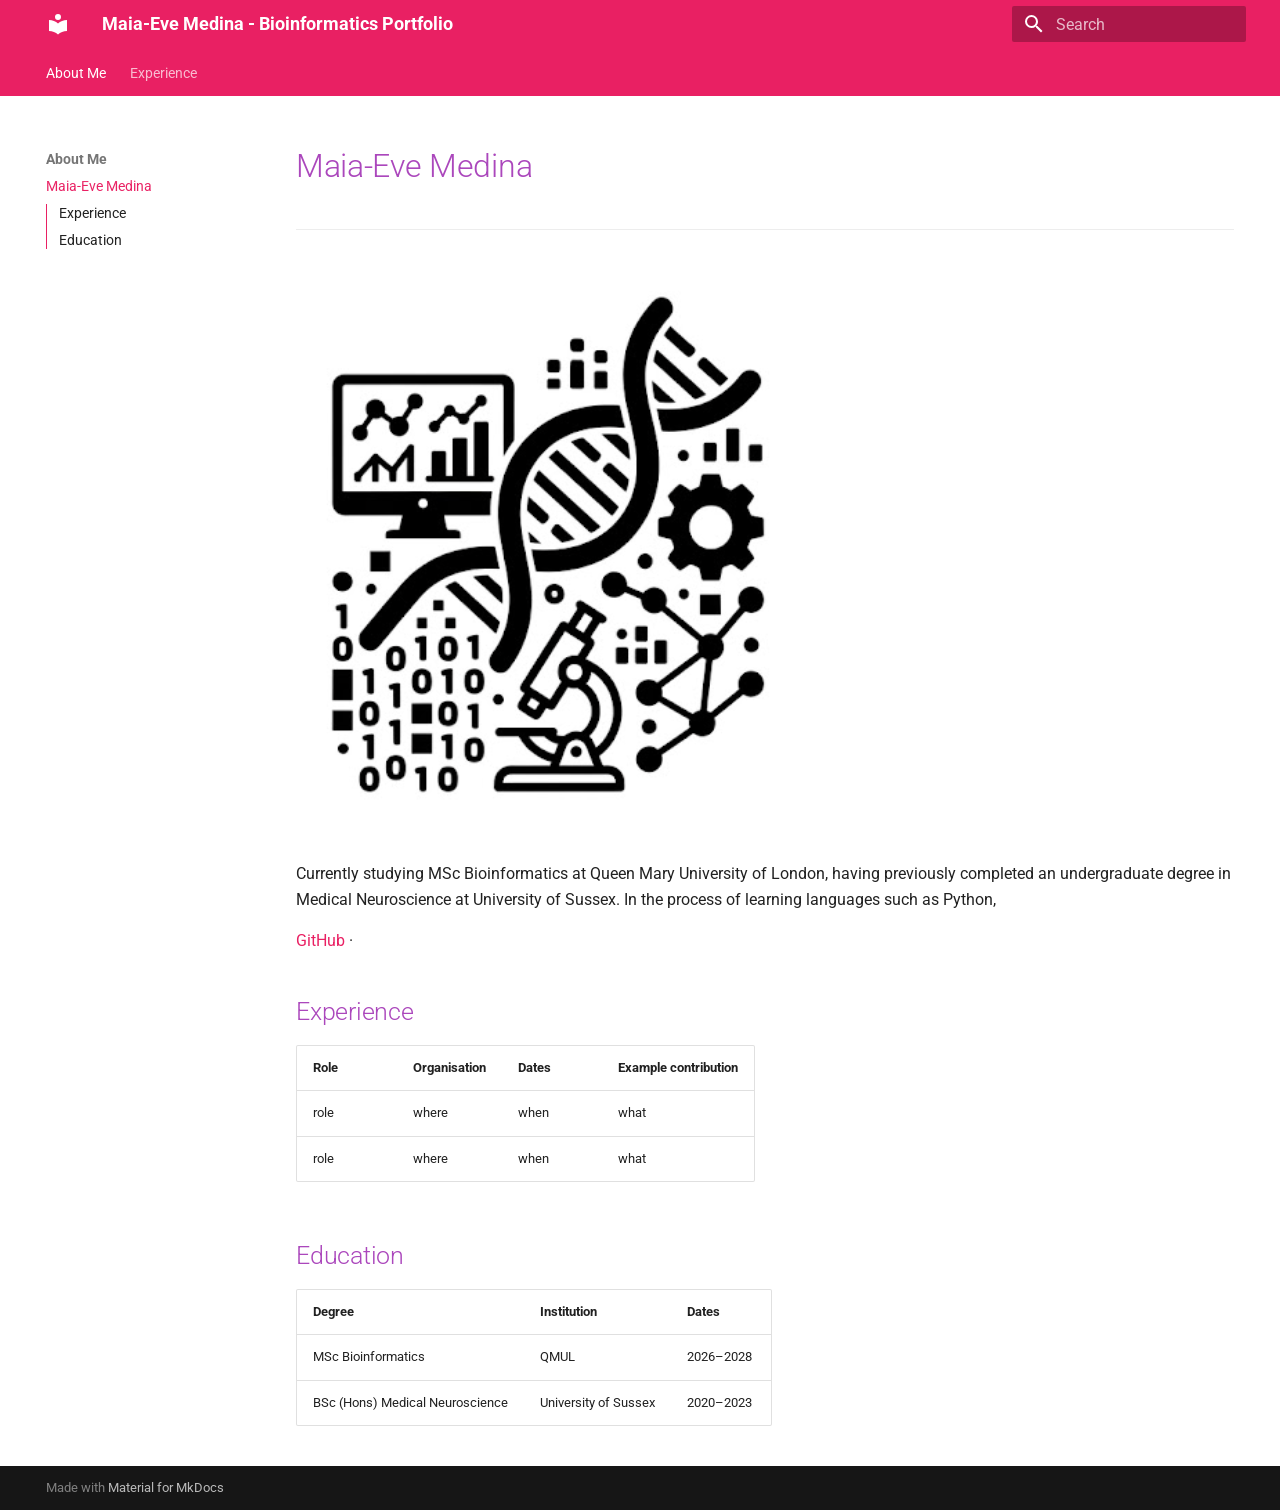
<file: index.html>
<!doctype html>
<html lang="en" class="no-js">
  <head>
    
      <meta charset="utf-8">
      <meta name="viewport" content="width=device-width,initial-scale=1">
      
      
      
      
      
        <link rel="next" href="experience/Unix_and_Genomics/">
      
      
        
      
      
      <link rel="icon" href="assets/images/favicon.png">
      <meta name="generator" content="mkdocs-1.6.1, mkdocs-material-9.7.7">
    
    
      
        <title>Maia-Eve Medina - Maia-Eve Medina - Bioinformatics Portfolio</title>
      
    
    
      <link rel="stylesheet" href="assets/stylesheets/main.ec1eaa64.min.css">
      
        
        <link rel="stylesheet" href="assets/stylesheets/palette.ab4e12ef.min.css">
      
      


    
    
      
    
    
      
        
        
        <link rel="preconnect" href="https://fonts.gstatic.com" crossorigin>
        <link rel="stylesheet" href="https://fonts.googleapis.com/css?family=Roboto:300,300i,400,400i,700,700i%7CRoboto+Mono:400,400i,700,700i&display=fallback">
        <style>:root{--md-text-font:"Roboto";--md-code-font:"Roboto Mono"}</style>
      
    
    
      <link rel="stylesheet" href="stylesheets/extra.css">
    
    <script>__md_scope=new URL(".",location),__md_hash=e=>[...e].reduce(((e,_)=>(e<<5)-e+_.charCodeAt(0)),0),__md_get=(e,_=localStorage,t=__md_scope)=>JSON.parse(_.getItem(t.pathname+"."+e)),__md_set=(e,_,t=localStorage,a=__md_scope)=>{try{t.setItem(a.pathname+"."+e,JSON.stringify(_))}catch(e){}}</script>
    
      

    
    
  </head>
  
  
    
    
    
    
    
    <body dir="ltr" data-md-color-scheme="default" data-md-color-primary="pink" data-md-color-accent="purple">
  
    
    <input class="md-toggle" data-md-toggle="drawer" type="checkbox" id="__drawer" autocomplete="off">
    <input class="md-toggle" data-md-toggle="search" type="checkbox" id="__search" autocomplete="off">
    <label class="md-overlay" for="__drawer"></label>
    <div data-md-component="skip">
      
        
        <a href="#maia-eve-medina" class="md-skip">
          Skip to content
        </a>
      
    </div>
    <div data-md-component="announce">
      
    </div>
    
    
      

<header class="md-header" data-md-component="header">
  <nav class="md-header__inner md-grid" aria-label="Header">
    <a href="." title="Maia-Eve Medina - Bioinformatics Portfolio" class="md-header__button md-logo" aria-label="Maia-Eve Medina - Bioinformatics Portfolio" data-md-component="logo">
      
  
  <svg xmlns="http://www.w3.org/2000/svg" viewBox="0 0 24 24"><path d="M12 8a3 3 0 0 0 3-3 3 3 0 0 0-3-3 3 3 0 0 0-3 3 3 3 0 0 0 3 3m0 3.54C9.64 9.35 6.5 8 3 8v11c3.5 0 6.64 1.35 9 3.54 2.36-2.19 5.5-3.54 9-3.54V8c-3.5 0-6.64 1.35-9 3.54"/></svg>

    </a>
    <label class="md-header__button md-icon" for="__drawer">
      
      <svg xmlns="http://www.w3.org/2000/svg" viewBox="0 0 24 24"><path d="M3 6h18v2H3zm0 5h18v2H3zm0 5h18v2H3z"/></svg>
    </label>
    <div class="md-header__title" data-md-component="header-title">
      <div class="md-header__ellipsis">
        <div class="md-header__topic">
          <span class="md-ellipsis">
            Maia-Eve Medina - Bioinformatics Portfolio
          </span>
        </div>
        <div class="md-header__topic" data-md-component="header-topic">
          <span class="md-ellipsis">
            
              Maia-Eve Medina
            
          </span>
        </div>
      </div>
    </div>
    
      
    
    
    
    
      
      
        <label class="md-header__button md-icon" for="__search">
          
          <svg xmlns="http://www.w3.org/2000/svg" viewBox="0 0 24 24"><path d="M9.5 3A6.5 6.5 0 0 1 16 9.5c0 1.61-.59 3.09-1.56 4.23l.27.27h.79l5 5-1.5 1.5-5-5v-.79l-.27-.27A6.52 6.52 0 0 1 9.5 16 6.5 6.5 0 0 1 3 9.5 6.5 6.5 0 0 1 9.5 3m0 2C7 5 5 7 5 9.5S7 14 9.5 14 14 12 14 9.5 12 5 9.5 5"/></svg>
        </label>
        <div class="md-search" data-md-component="search" role="dialog">
  <label class="md-search__overlay" for="__search"></label>
  <div class="md-search__inner" role="search">
    <form class="md-search__form" name="search">
      <input type="text" class="md-search__input" name="query" aria-label="Search" placeholder="Search" autocapitalize="off" autocorrect="off" autocomplete="off" spellcheck="false" data-md-component="search-query" required>
      <label class="md-search__icon md-icon" for="__search">
        
        <svg xmlns="http://www.w3.org/2000/svg" viewBox="0 0 24 24"><path d="M9.5 3A6.5 6.5 0 0 1 16 9.5c0 1.61-.59 3.09-1.56 4.23l.27.27h.79l5 5-1.5 1.5-5-5v-.79l-.27-.27A6.52 6.52 0 0 1 9.5 16 6.5 6.5 0 0 1 3 9.5 6.5 6.5 0 0 1 9.5 3m0 2C7 5 5 7 5 9.5S7 14 9.5 14 14 12 14 9.5 12 5 9.5 5"/></svg>
        
        <svg xmlns="http://www.w3.org/2000/svg" viewBox="0 0 24 24"><path d="M20 11v2H8l5.5 5.5-1.42 1.42L4.16 12l7.92-7.92L13.5 5.5 8 11z"/></svg>
      </label>
      <nav class="md-search__options" aria-label="Search">
        
        <button type="reset" class="md-search__icon md-icon" title="Clear" aria-label="Clear" tabindex="-1">
          
          <svg xmlns="http://www.w3.org/2000/svg" viewBox="0 0 24 24"><path d="M19 6.41 17.59 5 12 10.59 6.41 5 5 6.41 10.59 12 5 17.59 6.41 19 12 13.41 17.59 19 19 17.59 13.41 12z"/></svg>
        </button>
      </nav>
      
    </form>
    <div class="md-search__output">
      <div class="md-search__scrollwrap" tabindex="0" data-md-scrollfix>
        <div class="md-search-result" data-md-component="search-result">
          <div class="md-search-result__meta">
            Initializing search
          </div>
          <ol class="md-search-result__list" role="presentation"></ol>
        </div>
      </div>
    </div>
  </div>
</div>
      
    
    
  </nav>
  
</header>
    
    <div class="md-container" data-md-component="container">
      
      
        
          
            
<nav class="md-tabs" aria-label="Tabs" data-md-component="tabs">
  <div class="md-grid">
    <ul class="md-tabs__list">
      
        
  
  
  
    
  
  
    
    
      <li class="md-tabs__item md-tabs__item--active">
        <a href="." class="md-tabs__link">
          
  
  
  About Me

        </a>
      </li>
    
  

      
        
  
  
  
  
    
    
      <li class="md-tabs__item">
        <a href="experience/Unix_and_Genomics/" class="md-tabs__link">
          
  
  
  Experience

        </a>
      </li>
    
  

      
    </ul>
  </div>
</nav>
          
        
      
      <main class="md-main" data-md-component="main">
        <div class="md-main__inner md-grid">
          
            
              
              <div class="md-sidebar md-sidebar--primary" data-md-component="sidebar" data-md-type="navigation" >
                <div class="md-sidebar__scrollwrap">
                  <div class="md-sidebar__inner">
                    


  


  

<nav class="md-nav md-nav--primary md-nav--lifted md-nav--integrated" aria-label="Navigation" data-md-level="0">
  <label class="md-nav__title" for="__drawer">
    <a href="." title="Maia-Eve Medina - Bioinformatics Portfolio" class="md-nav__button md-logo" aria-label="Maia-Eve Medina - Bioinformatics Portfolio" data-md-component="logo">
      
  
  <svg xmlns="http://www.w3.org/2000/svg" viewBox="0 0 24 24"><path d="M12 8a3 3 0 0 0 3-3 3 3 0 0 0-3-3 3 3 0 0 0-3 3 3 3 0 0 0 3 3m0 3.54C9.64 9.35 6.5 8 3 8v11c3.5 0 6.64 1.35 9 3.54 2.36-2.19 5.5-3.54 9-3.54V8c-3.5 0-6.64 1.35-9 3.54"/></svg>

    </a>
    Maia-Eve Medina - Bioinformatics Portfolio
  </label>
  
  <ul class="md-nav__list" data-md-scrollfix>
    
      
      
  
  
    
  
  
  
    
    
    
    
      
        
        
      
      
    
    
    <li class="md-nav__item md-nav__item--active md-nav__item--section md-nav__item--nested">
      
        
        
        <input class="md-nav__toggle md-toggle " type="checkbox" id="__nav_1" checked>
        
          
          <label class="md-nav__link" for="__nav_1" id="__nav_1_label" tabindex="">
            
  
  
  <span class="md-ellipsis">
    
  
    About Me
  

    
  </span>
  
  

            <span class="md-nav__icon md-icon"></span>
          </label>
        
        <nav class="md-nav" data-md-level="1" aria-labelledby="__nav_1_label" aria-expanded="true">
          <label class="md-nav__title" for="__nav_1">
            <span class="md-nav__icon md-icon"></span>
            
  
    About Me
  

          </label>
          <ul class="md-nav__list" data-md-scrollfix>
            
              
                
  
  
    
  
  
  
    <li class="md-nav__item md-nav__item--active">
      
      <input class="md-nav__toggle md-toggle" type="checkbox" id="__toc">
      
      
        
      
      
        <label class="md-nav__link md-nav__link--active" for="__toc">
          
  
  
  <span class="md-ellipsis">
    
  
    Maia-Eve Medina
  

    
  </span>
  
  

          <span class="md-nav__icon md-icon"></span>
        </label>
      
      <a href="." class="md-nav__link md-nav__link--active">
        
  
  
  <span class="md-ellipsis">
    
  
    Maia-Eve Medina
  

    
  </span>
  
  

      </a>
      
        

<nav class="md-nav md-nav--secondary" aria-label="Table of contents">
  
  
  
    
  
  
    <label class="md-nav__title" for="__toc">
      <span class="md-nav__icon md-icon"></span>
      Table of contents
    </label>
    <ul class="md-nav__list" data-md-component="toc" data-md-scrollfix>
      
        <li class="md-nav__item">
  <a href="#experience" class="md-nav__link">
    <span class="md-ellipsis">
      
        Experience
      
    </span>
  </a>
  
</li>
      
        <li class="md-nav__item">
  <a href="#education" class="md-nav__link">
    <span class="md-ellipsis">
      
        Education
      
    </span>
  </a>
  
</li>
      
    </ul>
  
</nav>
      
    </li>
  

              
            
          </ul>
        </nav>
      
    </li>
  

    
      
      
  
  
  
  
    
    
    
    
      
      
    
    
    <li class="md-nav__item md-nav__item--nested">
      
        
        
        <input class="md-nav__toggle md-toggle " type="checkbox" id="__nav_2" >
        
          
          <label class="md-nav__link" for="__nav_2" id="__nav_2_label" tabindex="0">
            
  
  
  <span class="md-ellipsis">
    
  
    Experience
  

    
  </span>
  
  

            <span class="md-nav__icon md-icon"></span>
          </label>
        
        <nav class="md-nav" data-md-level="1" aria-labelledby="__nav_2_label" aria-expanded="false">
          <label class="md-nav__title" for="__nav_2">
            <span class="md-nav__icon md-icon"></span>
            
  
    Experience
  

          </label>
          <ul class="md-nav__list" data-md-scrollfix>
            
              
                
  
  
  
  
    <li class="md-nav__item">
      <a href="experience/Unix_and_Genomics/" class="md-nav__link">
        
  
  
  <span class="md-ellipsis">
    
  
    Unix & Genomics
  

    
  </span>
  
  

      </a>
    </li>
  

              
            
              
                
  
  
  
  
    <li class="md-nav__item">
      <a href="experience/Your_Experience/" class="md-nav__link">
        
  
  
  <span class="md-ellipsis">
    
  
    Your Experience
  

    
  </span>
  
  

      </a>
    </li>
  

              
            
          </ul>
        </nav>
      
    </li>
  

    
  </ul>
</nav>
                  </div>
                </div>
              </div>
            
            
          
          
            <div class="md-content" data-md-component="content">
              
              <article class="md-content__inner md-typeset">
                
                  



<h1 id="maia-eve-medina">Maia-Eve Medina</h1>
<hr />
<p><img alt="Placeholder portrait" src="img/Placeholder.png" /></p>
<p>Currently studying MSc Bioinformatics at Queen Mary University of London, having previously completed an undergraduate degree in Medical Neuroscience at University of Sussex. In the process of learning languages such as Python, </p>
<p><a href="https://github.com/m-e-medina">GitHub</a> · </p>
<h2 id="experience">Experience</h2>
<table>
<thead>
<tr>
<th>Role</th>
<th>Organisation</th>
<th>Dates</th>
<th>Example contribution</th>
</tr>
</thead>
<tbody>
<tr>
<td>role</td>
<td>where</td>
<td>when</td>
<td>what</td>
</tr>
<tr>
<td>role</td>
<td>where</td>
<td>when</td>
<td>what</td>
</tr>
</tbody>
</table>
<h2 id="education">Education</h2>
<table>
<thead>
<tr>
<th>Degree</th>
<th>Institution</th>
<th>Dates</th>
</tr>
</thead>
<tbody>
<tr>
<td>MSc Bioinformatics</td>
<td>QMUL</td>
<td>2026–2028</td>
</tr>
<tr>
<td>BSc (Hons) Medical Neuroscience</td>
<td>University of Sussex</td>
<td>2020–2023</td>
</tr>
</tbody>
</table>












                
              </article>
            </div>
          
          
<script>var target=document.getElementById(location.hash.slice(1));target&&target.name&&(target.checked=target.name.startsWith("__tabbed_"))</script>
        </div>
        
      </main>
      
        <footer class="md-footer">
  
  <div class="md-footer-meta md-typeset">
    <div class="md-footer-meta__inner md-grid">
      <div class="md-copyright">
  
  
    Made with
    <a href="https://squidfunk.github.io/mkdocs-material/" target="_blank" rel="noopener">
      Material for MkDocs
    </a>
  
</div>
      
    </div>
  </div>
</footer>
      
    </div>
    <div class="md-dialog" data-md-component="dialog">
      <div class="md-dialog__inner md-typeset"></div>
    </div>
    
    
    
      
      
      <script id="__config" type="application/json">{"annotate": null, "base": ".", "features": ["content.tooltips", "navigation.instant", "navigation.tabs", "toc.integrate"], "search": "assets/javascripts/workers/search.2c215733.min.js", "tags": null, "translations": {"clipboard.copied": "Copied to clipboard", "clipboard.copy": "Copy to clipboard", "search.result.more.one": "1 more on this page", "search.result.more.other": "# more on this page", "search.result.none": "No matching documents", "search.result.one": "1 matching document", "search.result.other": "# matching documents", "search.result.placeholder": "Type to start searching", "search.result.term.missing": "Missing", "select.version": "Select version"}, "version": null}</script>
    
    
      <script src="assets/javascripts/bundle.d7400e89.min.js"></script>
      
    
  </body>
</html>
</file>
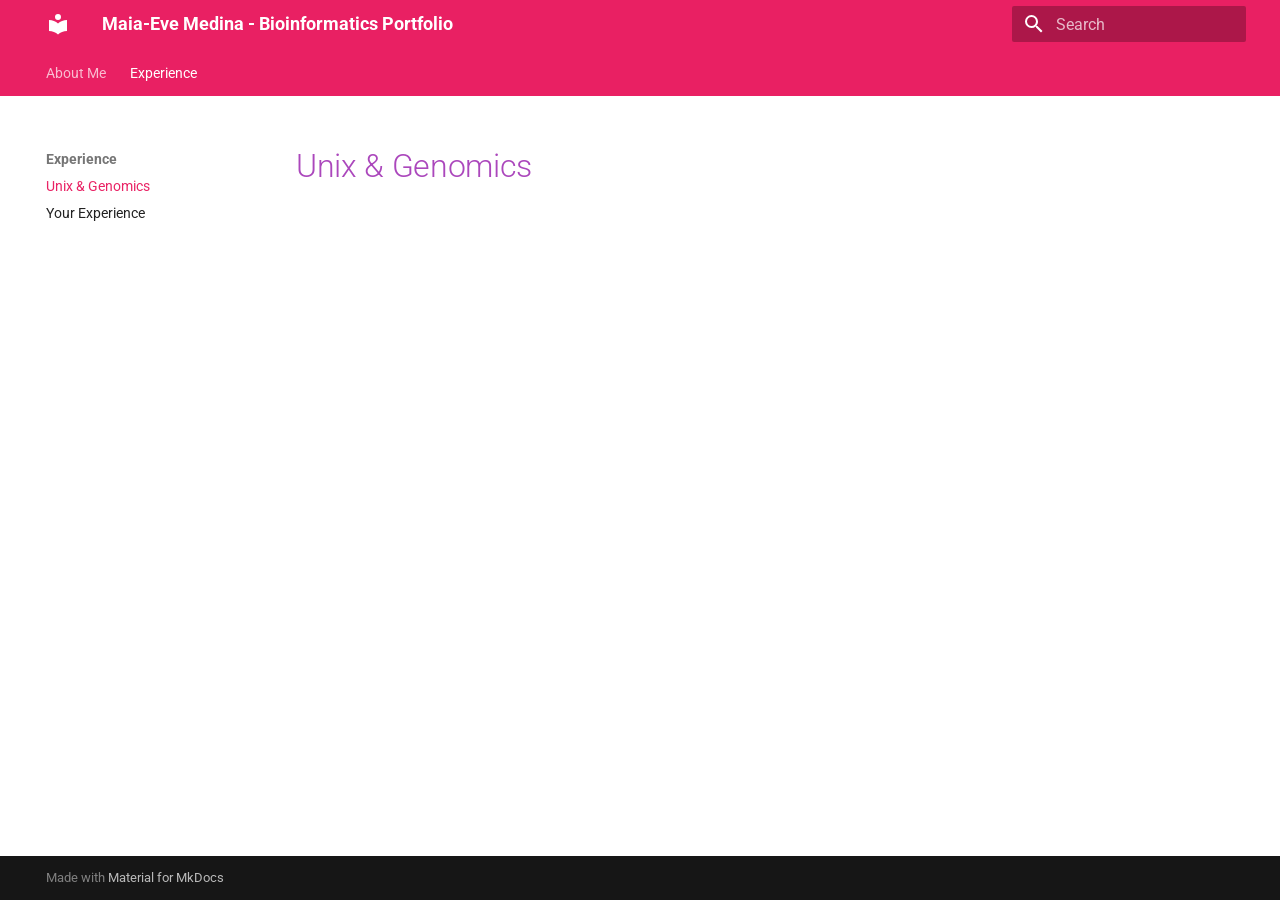
<file: experience/Unix_and_Genomics/index.html>
<!doctype html>
<html lang="en" class="no-js">
  <head>
    
      <meta charset="utf-8">
      <meta name="viewport" content="width=device-width,initial-scale=1">
      
      
      
      
        <link rel="prev" href="../..">
      
      
        <link rel="next" href="../Your_Experience/">
      
      
        
      
      
      <link rel="icon" href="../../assets/images/favicon.png">
      <meta name="generator" content="mkdocs-1.6.1, mkdocs-material-9.7.7">
    
    
      
        <title>Unix & Genomics - Maia-Eve Medina - Bioinformatics Portfolio</title>
      
    
    
      <link rel="stylesheet" href="../../assets/stylesheets/main.ec1eaa64.min.css">
      
        
        <link rel="stylesheet" href="../../assets/stylesheets/palette.ab4e12ef.min.css">
      
      


    
    
      
    
    
      
        
        
        <link rel="preconnect" href="https://fonts.gstatic.com" crossorigin>
        <link rel="stylesheet" href="https://fonts.googleapis.com/css?family=Roboto:300,300i,400,400i,700,700i%7CRoboto+Mono:400,400i,700,700i&display=fallback">
        <style>:root{--md-text-font:"Roboto";--md-code-font:"Roboto Mono"}</style>
      
    
    
      <link rel="stylesheet" href="../../stylesheets/extra.css">
    
    <script>__md_scope=new URL("../..",location),__md_hash=e=>[...e].reduce(((e,_)=>(e<<5)-e+_.charCodeAt(0)),0),__md_get=(e,_=localStorage,t=__md_scope)=>JSON.parse(_.getItem(t.pathname+"."+e)),__md_set=(e,_,t=localStorage,a=__md_scope)=>{try{t.setItem(a.pathname+"."+e,JSON.stringify(_))}catch(e){}}</script>
    
      

    
    
  </head>
  
  
    
    
    
    
    
    <body dir="ltr" data-md-color-scheme="default" data-md-color-primary="pink" data-md-color-accent="purple">
  
    
    <input class="md-toggle" data-md-toggle="drawer" type="checkbox" id="__drawer" autocomplete="off">
    <input class="md-toggle" data-md-toggle="search" type="checkbox" id="__search" autocomplete="off">
    <label class="md-overlay" for="__drawer"></label>
    <div data-md-component="skip">
      
        
        <a href="#unix-genomics" class="md-skip">
          Skip to content
        </a>
      
    </div>
    <div data-md-component="announce">
      
    </div>
    
    
      

<header class="md-header" data-md-component="header">
  <nav class="md-header__inner md-grid" aria-label="Header">
    <a href="../.." title="Maia-Eve Medina - Bioinformatics Portfolio" class="md-header__button md-logo" aria-label="Maia-Eve Medina - Bioinformatics Portfolio" data-md-component="logo">
      
  
  <svg xmlns="http://www.w3.org/2000/svg" viewBox="0 0 24 24"><path d="M12 8a3 3 0 0 0 3-3 3 3 0 0 0-3-3 3 3 0 0 0-3 3 3 3 0 0 0 3 3m0 3.54C9.64 9.35 6.5 8 3 8v11c3.5 0 6.64 1.35 9 3.54 2.36-2.19 5.5-3.54 9-3.54V8c-3.5 0-6.64 1.35-9 3.54"/></svg>

    </a>
    <label class="md-header__button md-icon" for="__drawer">
      
      <svg xmlns="http://www.w3.org/2000/svg" viewBox="0 0 24 24"><path d="M3 6h18v2H3zm0 5h18v2H3zm0 5h18v2H3z"/></svg>
    </label>
    <div class="md-header__title" data-md-component="header-title">
      <div class="md-header__ellipsis">
        <div class="md-header__topic">
          <span class="md-ellipsis">
            Maia-Eve Medina - Bioinformatics Portfolio
          </span>
        </div>
        <div class="md-header__topic" data-md-component="header-topic">
          <span class="md-ellipsis">
            
              Unix & Genomics
            
          </span>
        </div>
      </div>
    </div>
    
      
    
    
    
    
      
      
        <label class="md-header__button md-icon" for="__search">
          
          <svg xmlns="http://www.w3.org/2000/svg" viewBox="0 0 24 24"><path d="M9.5 3A6.5 6.5 0 0 1 16 9.5c0 1.61-.59 3.09-1.56 4.23l.27.27h.79l5 5-1.5 1.5-5-5v-.79l-.27-.27A6.52 6.52 0 0 1 9.5 16 6.5 6.5 0 0 1 3 9.5 6.5 6.5 0 0 1 9.5 3m0 2C7 5 5 7 5 9.5S7 14 9.5 14 14 12 14 9.5 12 5 9.5 5"/></svg>
        </label>
        <div class="md-search" data-md-component="search" role="dialog">
  <label class="md-search__overlay" for="__search"></label>
  <div class="md-search__inner" role="search">
    <form class="md-search__form" name="search">
      <input type="text" class="md-search__input" name="query" aria-label="Search" placeholder="Search" autocapitalize="off" autocorrect="off" autocomplete="off" spellcheck="false" data-md-component="search-query" required>
      <label class="md-search__icon md-icon" for="__search">
        
        <svg xmlns="http://www.w3.org/2000/svg" viewBox="0 0 24 24"><path d="M9.5 3A6.5 6.5 0 0 1 16 9.5c0 1.61-.59 3.09-1.56 4.23l.27.27h.79l5 5-1.5 1.5-5-5v-.79l-.27-.27A6.52 6.52 0 0 1 9.5 16 6.5 6.5 0 0 1 3 9.5 6.5 6.5 0 0 1 9.5 3m0 2C7 5 5 7 5 9.5S7 14 9.5 14 14 12 14 9.5 12 5 9.5 5"/></svg>
        
        <svg xmlns="http://www.w3.org/2000/svg" viewBox="0 0 24 24"><path d="M20 11v2H8l5.5 5.5-1.42 1.42L4.16 12l7.92-7.92L13.5 5.5 8 11z"/></svg>
      </label>
      <nav class="md-search__options" aria-label="Search">
        
        <button type="reset" class="md-search__icon md-icon" title="Clear" aria-label="Clear" tabindex="-1">
          
          <svg xmlns="http://www.w3.org/2000/svg" viewBox="0 0 24 24"><path d="M19 6.41 17.59 5 12 10.59 6.41 5 5 6.41 10.59 12 5 17.59 6.41 19 12 13.41 17.59 19 19 17.59 13.41 12z"/></svg>
        </button>
      </nav>
      
    </form>
    <div class="md-search__output">
      <div class="md-search__scrollwrap" tabindex="0" data-md-scrollfix>
        <div class="md-search-result" data-md-component="search-result">
          <div class="md-search-result__meta">
            Initializing search
          </div>
          <ol class="md-search-result__list" role="presentation"></ol>
        </div>
      </div>
    </div>
  </div>
</div>
      
    
    
  </nav>
  
</header>
    
    <div class="md-container" data-md-component="container">
      
      
        
          
            
<nav class="md-tabs" aria-label="Tabs" data-md-component="tabs">
  <div class="md-grid">
    <ul class="md-tabs__list">
      
        
  
  
  
  
    
    
      <li class="md-tabs__item">
        <a href="../.." class="md-tabs__link">
          
  
  
  About Me

        </a>
      </li>
    
  

      
        
  
  
  
    
  
  
    
    
      <li class="md-tabs__item md-tabs__item--active">
        <a href="./" class="md-tabs__link">
          
  
  
  Experience

        </a>
      </li>
    
  

      
    </ul>
  </div>
</nav>
          
        
      
      <main class="md-main" data-md-component="main">
        <div class="md-main__inner md-grid">
          
            
              
              <div class="md-sidebar md-sidebar--primary" data-md-component="sidebar" data-md-type="navigation" >
                <div class="md-sidebar__scrollwrap">
                  <div class="md-sidebar__inner">
                    


  


  

<nav class="md-nav md-nav--primary md-nav--lifted md-nav--integrated" aria-label="Navigation" data-md-level="0">
  <label class="md-nav__title" for="__drawer">
    <a href="../.." title="Maia-Eve Medina - Bioinformatics Portfolio" class="md-nav__button md-logo" aria-label="Maia-Eve Medina - Bioinformatics Portfolio" data-md-component="logo">
      
  
  <svg xmlns="http://www.w3.org/2000/svg" viewBox="0 0 24 24"><path d="M12 8a3 3 0 0 0 3-3 3 3 0 0 0-3-3 3 3 0 0 0-3 3 3 3 0 0 0 3 3m0 3.54C9.64 9.35 6.5 8 3 8v11c3.5 0 6.64 1.35 9 3.54 2.36-2.19 5.5-3.54 9-3.54V8c-3.5 0-6.64 1.35-9 3.54"/></svg>

    </a>
    Maia-Eve Medina - Bioinformatics Portfolio
  </label>
  
  <ul class="md-nav__list" data-md-scrollfix>
    
      
      
  
  
  
  
    
    
    
    
      
      
    
    
    <li class="md-nav__item md-nav__item--nested">
      
        
        
        <input class="md-nav__toggle md-toggle " type="checkbox" id="__nav_1" >
        
          
          <label class="md-nav__link" for="__nav_1" id="__nav_1_label" tabindex="0">
            
  
  
  <span class="md-ellipsis">
    
  
    About Me
  

    
  </span>
  
  

            <span class="md-nav__icon md-icon"></span>
          </label>
        
        <nav class="md-nav" data-md-level="1" aria-labelledby="__nav_1_label" aria-expanded="false">
          <label class="md-nav__title" for="__nav_1">
            <span class="md-nav__icon md-icon"></span>
            
  
    About Me
  

          </label>
          <ul class="md-nav__list" data-md-scrollfix>
            
              
                
  
  
  
  
    <li class="md-nav__item">
      <a href="../.." class="md-nav__link">
        
  
  
  <span class="md-ellipsis">
    
  
    Maia-Eve Medina
  

    
  </span>
  
  

      </a>
    </li>
  

              
            
          </ul>
        </nav>
      
    </li>
  

    
      
      
  
  
    
  
  
  
    
    
    
    
      
        
        
      
      
    
    
    <li class="md-nav__item md-nav__item--active md-nav__item--section md-nav__item--nested">
      
        
        
        <input class="md-nav__toggle md-toggle " type="checkbox" id="__nav_2" checked>
        
          
          <label class="md-nav__link" for="__nav_2" id="__nav_2_label" tabindex="">
            
  
  
  <span class="md-ellipsis">
    
  
    Experience
  

    
  </span>
  
  

            <span class="md-nav__icon md-icon"></span>
          </label>
        
        <nav class="md-nav" data-md-level="1" aria-labelledby="__nav_2_label" aria-expanded="true">
          <label class="md-nav__title" for="__nav_2">
            <span class="md-nav__icon md-icon"></span>
            
  
    Experience
  

          </label>
          <ul class="md-nav__list" data-md-scrollfix>
            
              
                
  
  
    
  
  
  
    <li class="md-nav__item md-nav__item--active">
      
      <input class="md-nav__toggle md-toggle" type="checkbox" id="__toc">
      
      
        
      
      
      <a href="./" class="md-nav__link md-nav__link--active">
        
  
  
  <span class="md-ellipsis">
    
  
    Unix & Genomics
  

    
  </span>
  
  

      </a>
      
    </li>
  

              
            
              
                
  
  
  
  
    <li class="md-nav__item">
      <a href="../Your_Experience/" class="md-nav__link">
        
  
  
  <span class="md-ellipsis">
    
  
    Your Experience
  

    
  </span>
  
  

      </a>
    </li>
  

              
            
          </ul>
        </nav>
      
    </li>
  

    
  </ul>
</nav>
                  </div>
                </div>
              </div>
            
            
          
          
            <div class="md-content" data-md-component="content">
              
              <article class="md-content__inner md-typeset">
                
                  



<h1 id="unix-genomics">Unix &amp; Genomics</h1>












                
              </article>
            </div>
          
          
<script>var target=document.getElementById(location.hash.slice(1));target&&target.name&&(target.checked=target.name.startsWith("__tabbed_"))</script>
        </div>
        
      </main>
      
        <footer class="md-footer">
  
  <div class="md-footer-meta md-typeset">
    <div class="md-footer-meta__inner md-grid">
      <div class="md-copyright">
  
  
    Made with
    <a href="https://squidfunk.github.io/mkdocs-material/" target="_blank" rel="noopener">
      Material for MkDocs
    </a>
  
</div>
      
    </div>
  </div>
</footer>
      
    </div>
    <div class="md-dialog" data-md-component="dialog">
      <div class="md-dialog__inner md-typeset"></div>
    </div>
    
    
    
      
      
      <script id="__config" type="application/json">{"annotate": null, "base": "../..", "features": ["content.tooltips", "navigation.instant", "navigation.tabs", "toc.integrate"], "search": "../../assets/javascripts/workers/search.2c215733.min.js", "tags": null, "translations": {"clipboard.copied": "Copied to clipboard", "clipboard.copy": "Copy to clipboard", "search.result.more.one": "1 more on this page", "search.result.more.other": "# more on this page", "search.result.none": "No matching documents", "search.result.one": "1 matching document", "search.result.other": "# matching documents", "search.result.placeholder": "Type to start searching", "search.result.term.missing": "Missing", "select.version": "Select version"}, "version": null}</script>
    
    
      <script src="../../assets/javascripts/bundle.d7400e89.min.js"></script>
      
    
  </body>
</html>
</file>
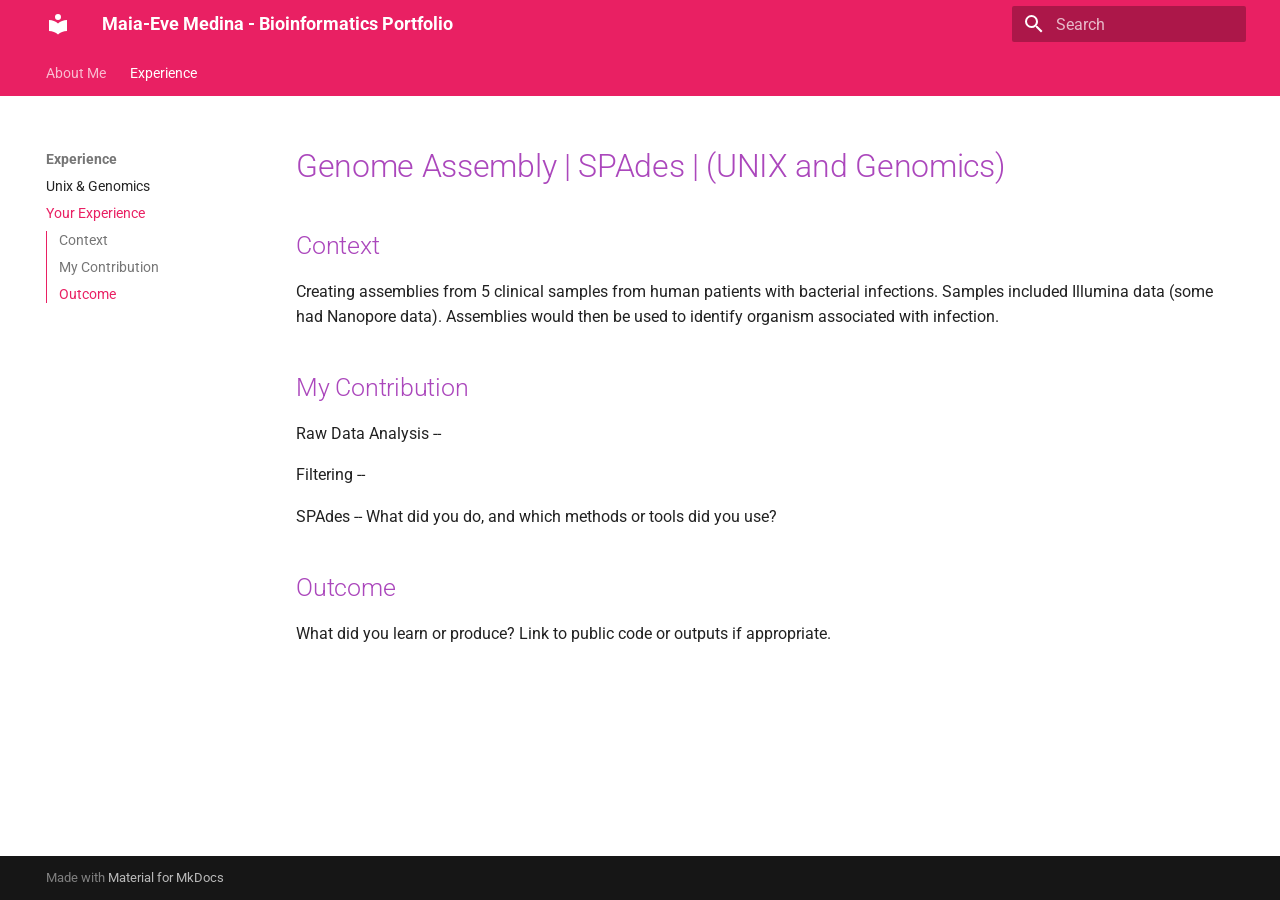
<file: experience/Your_Experience/index.html>
<!doctype html>
<html lang="en" class="no-js">
  <head>
    
      <meta charset="utf-8">
      <meta name="viewport" content="width=device-width,initial-scale=1">
      
      
      
      
        <link rel="prev" href="../Unix_and_Genomics/">
      
      
      
        
      
      
      <link rel="icon" href="../../assets/images/favicon.png">
      <meta name="generator" content="mkdocs-1.6.1, mkdocs-material-9.7.7">
    
    
      
        <title>Your Experience - Maia-Eve Medina - Bioinformatics Portfolio</title>
      
    
    
      <link rel="stylesheet" href="../../assets/stylesheets/main.ec1eaa64.min.css">
      
        
        <link rel="stylesheet" href="../../assets/stylesheets/palette.ab4e12ef.min.css">
      
      


    
    
      
    
    
      
        
        
        <link rel="preconnect" href="https://fonts.gstatic.com" crossorigin>
        <link rel="stylesheet" href="https://fonts.googleapis.com/css?family=Roboto:300,300i,400,400i,700,700i%7CRoboto+Mono:400,400i,700,700i&display=fallback">
        <style>:root{--md-text-font:"Roboto";--md-code-font:"Roboto Mono"}</style>
      
    
    
      <link rel="stylesheet" href="../../stylesheets/extra.css">
    
    <script>__md_scope=new URL("../..",location),__md_hash=e=>[...e].reduce(((e,_)=>(e<<5)-e+_.charCodeAt(0)),0),__md_get=(e,_=localStorage,t=__md_scope)=>JSON.parse(_.getItem(t.pathname+"."+e)),__md_set=(e,_,t=localStorage,a=__md_scope)=>{try{t.setItem(a.pathname+"."+e,JSON.stringify(_))}catch(e){}}</script>
    
      

    
    
  </head>
  
  
    
    
    
    
    
    <body dir="ltr" data-md-color-scheme="default" data-md-color-primary="pink" data-md-color-accent="purple">
  
    
    <input class="md-toggle" data-md-toggle="drawer" type="checkbox" id="__drawer" autocomplete="off">
    <input class="md-toggle" data-md-toggle="search" type="checkbox" id="__search" autocomplete="off">
    <label class="md-overlay" for="__drawer"></label>
    <div data-md-component="skip">
      
        
        <a href="#genome-assembly-spades-unix-and-genomics" class="md-skip">
          Skip to content
        </a>
      
    </div>
    <div data-md-component="announce">
      
    </div>
    
    
      

<header class="md-header" data-md-component="header">
  <nav class="md-header__inner md-grid" aria-label="Header">
    <a href="../.." title="Maia-Eve Medina - Bioinformatics Portfolio" class="md-header__button md-logo" aria-label="Maia-Eve Medina - Bioinformatics Portfolio" data-md-component="logo">
      
  
  <svg xmlns="http://www.w3.org/2000/svg" viewBox="0 0 24 24"><path d="M12 8a3 3 0 0 0 3-3 3 3 0 0 0-3-3 3 3 0 0 0-3 3 3 3 0 0 0 3 3m0 3.54C9.64 9.35 6.5 8 3 8v11c3.5 0 6.64 1.35 9 3.54 2.36-2.19 5.5-3.54 9-3.54V8c-3.5 0-6.64 1.35-9 3.54"/></svg>

    </a>
    <label class="md-header__button md-icon" for="__drawer">
      
      <svg xmlns="http://www.w3.org/2000/svg" viewBox="0 0 24 24"><path d="M3 6h18v2H3zm0 5h18v2H3zm0 5h18v2H3z"/></svg>
    </label>
    <div class="md-header__title" data-md-component="header-title">
      <div class="md-header__ellipsis">
        <div class="md-header__topic">
          <span class="md-ellipsis">
            Maia-Eve Medina - Bioinformatics Portfolio
          </span>
        </div>
        <div class="md-header__topic" data-md-component="header-topic">
          <span class="md-ellipsis">
            
              Your Experience
            
          </span>
        </div>
      </div>
    </div>
    
      
    
    
    
    
      
      
        <label class="md-header__button md-icon" for="__search">
          
          <svg xmlns="http://www.w3.org/2000/svg" viewBox="0 0 24 24"><path d="M9.5 3A6.5 6.5 0 0 1 16 9.5c0 1.61-.59 3.09-1.56 4.23l.27.27h.79l5 5-1.5 1.5-5-5v-.79l-.27-.27A6.52 6.52 0 0 1 9.5 16 6.5 6.5 0 0 1 3 9.5 6.5 6.5 0 0 1 9.5 3m0 2C7 5 5 7 5 9.5S7 14 9.5 14 14 12 14 9.5 12 5 9.5 5"/></svg>
        </label>
        <div class="md-search" data-md-component="search" role="dialog">
  <label class="md-search__overlay" for="__search"></label>
  <div class="md-search__inner" role="search">
    <form class="md-search__form" name="search">
      <input type="text" class="md-search__input" name="query" aria-label="Search" placeholder="Search" autocapitalize="off" autocorrect="off" autocomplete="off" spellcheck="false" data-md-component="search-query" required>
      <label class="md-search__icon md-icon" for="__search">
        
        <svg xmlns="http://www.w3.org/2000/svg" viewBox="0 0 24 24"><path d="M9.5 3A6.5 6.5 0 0 1 16 9.5c0 1.61-.59 3.09-1.56 4.23l.27.27h.79l5 5-1.5 1.5-5-5v-.79l-.27-.27A6.52 6.52 0 0 1 9.5 16 6.5 6.5 0 0 1 3 9.5 6.5 6.5 0 0 1 9.5 3m0 2C7 5 5 7 5 9.5S7 14 9.5 14 14 12 14 9.5 12 5 9.5 5"/></svg>
        
        <svg xmlns="http://www.w3.org/2000/svg" viewBox="0 0 24 24"><path d="M20 11v2H8l5.5 5.5-1.42 1.42L4.16 12l7.92-7.92L13.5 5.5 8 11z"/></svg>
      </label>
      <nav class="md-search__options" aria-label="Search">
        
        <button type="reset" class="md-search__icon md-icon" title="Clear" aria-label="Clear" tabindex="-1">
          
          <svg xmlns="http://www.w3.org/2000/svg" viewBox="0 0 24 24"><path d="M19 6.41 17.59 5 12 10.59 6.41 5 5 6.41 10.59 12 5 17.59 6.41 19 12 13.41 17.59 19 19 17.59 13.41 12z"/></svg>
        </button>
      </nav>
      
    </form>
    <div class="md-search__output">
      <div class="md-search__scrollwrap" tabindex="0" data-md-scrollfix>
        <div class="md-search-result" data-md-component="search-result">
          <div class="md-search-result__meta">
            Initializing search
          </div>
          <ol class="md-search-result__list" role="presentation"></ol>
        </div>
      </div>
    </div>
  </div>
</div>
      
    
    
  </nav>
  
</header>
    
    <div class="md-container" data-md-component="container">
      
      
        
          
            
<nav class="md-tabs" aria-label="Tabs" data-md-component="tabs">
  <div class="md-grid">
    <ul class="md-tabs__list">
      
        
  
  
  
  
    
    
      <li class="md-tabs__item">
        <a href="../.." class="md-tabs__link">
          
  
  
  About Me

        </a>
      </li>
    
  

      
        
  
  
  
    
  
  
    
    
      <li class="md-tabs__item md-tabs__item--active">
        <a href="../Unix_and_Genomics/" class="md-tabs__link">
          
  
  
  Experience

        </a>
      </li>
    
  

      
    </ul>
  </div>
</nav>
          
        
      
      <main class="md-main" data-md-component="main">
        <div class="md-main__inner md-grid">
          
            
              
              <div class="md-sidebar md-sidebar--primary" data-md-component="sidebar" data-md-type="navigation" >
                <div class="md-sidebar__scrollwrap">
                  <div class="md-sidebar__inner">
                    


  


  

<nav class="md-nav md-nav--primary md-nav--lifted md-nav--integrated" aria-label="Navigation" data-md-level="0">
  <label class="md-nav__title" for="__drawer">
    <a href="../.." title="Maia-Eve Medina - Bioinformatics Portfolio" class="md-nav__button md-logo" aria-label="Maia-Eve Medina - Bioinformatics Portfolio" data-md-component="logo">
      
  
  <svg xmlns="http://www.w3.org/2000/svg" viewBox="0 0 24 24"><path d="M12 8a3 3 0 0 0 3-3 3 3 0 0 0-3-3 3 3 0 0 0-3 3 3 3 0 0 0 3 3m0 3.54C9.64 9.35 6.5 8 3 8v11c3.5 0 6.64 1.35 9 3.54 2.36-2.19 5.5-3.54 9-3.54V8c-3.5 0-6.64 1.35-9 3.54"/></svg>

    </a>
    Maia-Eve Medina - Bioinformatics Portfolio
  </label>
  
  <ul class="md-nav__list" data-md-scrollfix>
    
      
      
  
  
  
  
    
    
    
    
      
      
    
    
    <li class="md-nav__item md-nav__item--nested">
      
        
        
        <input class="md-nav__toggle md-toggle " type="checkbox" id="__nav_1" >
        
          
          <label class="md-nav__link" for="__nav_1" id="__nav_1_label" tabindex="0">
            
  
  
  <span class="md-ellipsis">
    
  
    About Me
  

    
  </span>
  
  

            <span class="md-nav__icon md-icon"></span>
          </label>
        
        <nav class="md-nav" data-md-level="1" aria-labelledby="__nav_1_label" aria-expanded="false">
          <label class="md-nav__title" for="__nav_1">
            <span class="md-nav__icon md-icon"></span>
            
  
    About Me
  

          </label>
          <ul class="md-nav__list" data-md-scrollfix>
            
              
                
  
  
  
  
    <li class="md-nav__item">
      <a href="../.." class="md-nav__link">
        
  
  
  <span class="md-ellipsis">
    
  
    Maia-Eve Medina
  

    
  </span>
  
  

      </a>
    </li>
  

              
            
          </ul>
        </nav>
      
    </li>
  

    
      
      
  
  
    
  
  
  
    
    
    
    
      
        
        
      
      
    
    
    <li class="md-nav__item md-nav__item--active md-nav__item--section md-nav__item--nested">
      
        
        
        <input class="md-nav__toggle md-toggle " type="checkbox" id="__nav_2" checked>
        
          
          <label class="md-nav__link" for="__nav_2" id="__nav_2_label" tabindex="">
            
  
  
  <span class="md-ellipsis">
    
  
    Experience
  

    
  </span>
  
  

            <span class="md-nav__icon md-icon"></span>
          </label>
        
        <nav class="md-nav" data-md-level="1" aria-labelledby="__nav_2_label" aria-expanded="true">
          <label class="md-nav__title" for="__nav_2">
            <span class="md-nav__icon md-icon"></span>
            
  
    Experience
  

          </label>
          <ul class="md-nav__list" data-md-scrollfix>
            
              
                
  
  
  
  
    <li class="md-nav__item">
      <a href="../Unix_and_Genomics/" class="md-nav__link">
        
  
  
  <span class="md-ellipsis">
    
  
    Unix & Genomics
  

    
  </span>
  
  

      </a>
    </li>
  

              
            
              
                
  
  
    
  
  
  
    <li class="md-nav__item md-nav__item--active">
      
      <input class="md-nav__toggle md-toggle" type="checkbox" id="__toc">
      
      
        
      
      
        <label class="md-nav__link md-nav__link--active" for="__toc">
          
  
  
  <span class="md-ellipsis">
    
  
    Your Experience
  

    
  </span>
  
  

          <span class="md-nav__icon md-icon"></span>
        </label>
      
      <a href="./" class="md-nav__link md-nav__link--active">
        
  
  
  <span class="md-ellipsis">
    
  
    Your Experience
  

    
  </span>
  
  

      </a>
      
        

<nav class="md-nav md-nav--secondary" aria-label="Table of contents">
  
  
  
    
  
  
    <label class="md-nav__title" for="__toc">
      <span class="md-nav__icon md-icon"></span>
      Table of contents
    </label>
    <ul class="md-nav__list" data-md-component="toc" data-md-scrollfix>
      
        <li class="md-nav__item">
  <a href="#context" class="md-nav__link">
    <span class="md-ellipsis">
      
        Context
      
    </span>
  </a>
  
</li>
      
        <li class="md-nav__item">
  <a href="#my-contribution" class="md-nav__link">
    <span class="md-ellipsis">
      
        My Contribution
      
    </span>
  </a>
  
</li>
      
        <li class="md-nav__item">
  <a href="#outcome" class="md-nav__link">
    <span class="md-ellipsis">
      
        Outcome
      
    </span>
  </a>
  
</li>
      
    </ul>
  
</nav>
      
    </li>
  

              
            
          </ul>
        </nav>
      
    </li>
  

    
  </ul>
</nav>
                  </div>
                </div>
              </div>
            
            
          
          
            <div class="md-content" data-md-component="content">
              
              <article class="md-content__inner md-typeset">
                
                  



<h1 id="genome-assembly-spades-unix-and-genomics">Genome Assembly |  SPAdes | (UNIX and Genomics)</h1>
<h2 id="context">Context</h2>
<p>Creating assemblies from 5 clinical samples from human patients with bacterial infections. 
Samples included Illumina data (some had Nanopore data). 
Assemblies would then be used to identify organism associated with infection. </p>
<h2 id="my-contribution">My Contribution</h2>
<p>Raw Data Analysis -- </p>
<p>Filtering -- </p>
<p>SPAdes -- 
What did you do, and which methods or tools did you use?</p>
<h2 id="outcome">Outcome</h2>
<p>What did you learn or produce? Link to public code or outputs if appropriate.</p>












                
              </article>
            </div>
          
          
<script>var target=document.getElementById(location.hash.slice(1));target&&target.name&&(target.checked=target.name.startsWith("__tabbed_"))</script>
        </div>
        
      </main>
      
        <footer class="md-footer">
  
  <div class="md-footer-meta md-typeset">
    <div class="md-footer-meta__inner md-grid">
      <div class="md-copyright">
  
  
    Made with
    <a href="https://squidfunk.github.io/mkdocs-material/" target="_blank" rel="noopener">
      Material for MkDocs
    </a>
  
</div>
      
    </div>
  </div>
</footer>
      
    </div>
    <div class="md-dialog" data-md-component="dialog">
      <div class="md-dialog__inner md-typeset"></div>
    </div>
    
    
    
      
      
      <script id="__config" type="application/json">{"annotate": null, "base": "../..", "features": ["content.tooltips", "navigation.instant", "navigation.tabs", "toc.integrate"], "search": "../../assets/javascripts/workers/search.2c215733.min.js", "tags": null, "translations": {"clipboard.copied": "Copied to clipboard", "clipboard.copy": "Copy to clipboard", "search.result.more.one": "1 more on this page", "search.result.more.other": "# more on this page", "search.result.none": "No matching documents", "search.result.one": "1 matching document", "search.result.other": "# matching documents", "search.result.placeholder": "Type to start searching", "search.result.term.missing": "Missing", "select.version": "Select version"}, "version": null}</script>
    
    
      <script src="../../assets/javascripts/bundle.d7400e89.min.js"></script>
      
    
  </body>
</html>
</file>
<file: stylesheets/extra.css>
:root > * {
    --md-code-bg-color: #f8f8f0;
    --md-code-fg-color: #333333;
  }

  /* Add black border to code blocks */
  .md-typeset .highlight pre,
  .md-typeset pre > code {
    border: 1px solid #000000;
  }


  :root {
    --md-admonition-icon--terminal: url('data:image/svg+xml;charset=utf-8,<svg xmlns="http://www.w3.org/2000/svg" viewBox="0 0 576 512"><path fill-rule="evenodd" clip-rule="evenodd" d="m 53.740115,7.2768355 c -25.935529,0 -46.9604506,22.3685485 -46.9604506,49.9615815 V 456.93107 c 0,27.59378 21.0249006,49.96158 46.9604506,49.96158 H 523.34463 c 25.93625,0 46.96044,-22.3678 46.96044,-49.96158 V 57.238417 c 0,-27.593033 -21.02419,-49.9615815 -46.96044,-49.9615815 z M 523.34463,57.238417 H 53.740115 V 456.93107 H 523.34463 Z"/><path  d="m 107.48105,328.58609 27.61493,27.61473 82.84597,-82.84421 -82.84597,-82.84558 -27.61493,27.61513 55.22986,55.23045 z"/><path d="m 313.98871,309.44633 h -76.92656 v 38.46328 h 76.92656 z"/></svg>');
    --md-admonition-icon--task: url('data:image/svg+xml;charset=utf-8,<svg xmlns="http://www.w3.org/2000/svg" viewBox="0 0 512 512"><path d="M152.1 38.2c9.9 8.9 10.7 24 1.8 33.9l-72 80c-4.4 4.9-10.6 7.8-17.2 7.9s-12.9-2.4-17.6-7L7 113C-2.3 103.6-2.3 88.4 7 79s24.6-9.4 33.9 0l22.1 22.1 55.1-61.2c8.9-9.9 24-10.7 33.9-1.8zm0 160c9.9 8.9 10.7 24 1.8 33.9l-72 80c-4.4 4.9-10.6 7.8-17.2 7.9s-12.9-2.4-17.6-7L7 273c-9.4-9.4-9.4-24.6 0-33.9s24.6-9.4 33.9 0l22.1 22.1 55.1-61.2c8.9-9.9 24-10.7 33.9-1.8zM224 96c0-17.7 14.3-32 32-32H480c17.7 0 32 14.3 32 32s-14.3 32-32 32H256c-17.7 0-32-14.3-32-32zm0 160c0-17.7 14.3-32 32-32H480c17.7 0 32 14.3 32 32s-14.3 32-32 32H256c-17.7 0-32-14.3-32-32zM160 416c0-17.7 14.3-32 32-32H480c17.7 0 32 14.3 32 32s-14.3 32-32 32H192c-17.7 0-32-14.3-32-32zM48 368a48 48 0 1 1 0 96 48 48 0 1 1 0-96z"/></svg>');
  }
  .md-typeset .admonition.terminal,
  .md-typeset details.terminal {
    border-color: rgb(0, 0, 0);
  }
  .md-typeset .terminal > .admonition-title,
  .md-typeset .terminal > summary {
    background-color: rgba(0, 0, 0, 0.1);
  }
  .md-typeset .terminal > .admonition-title::before,
  .md-typeset .terminal > summary::before {
    background-color: rgb(0, 0, 0);
    -webkit-mask-image: var(--md-admonition-icon--terminal);
            mask-image: var(--md-admonition-icon--terminal);
  }

  /* Task admonition styling */
  .md-typeset .admonition.task,
  .md-typeset details.task {
    border-color: rgb(255, 152, 0);
  }
  .md-typeset .task > .admonition-title,
  .md-typeset .task > summary {
    background-color: rgba(255, 152, 0, 0.1);
  }
  .md-typeset .task > .admonition-title::before,
  .md-typeset .task > summary::before {
    background-color: rgb(255, 152, 0);
    -webkit-mask-image: var(--md-admonition-icon--task);
            mask-image: var(--md-admonition-icon--task);
  }

/* Heading colour and rounded images */
.md-typeset h1,
.md-typeset h2 {
  color: #AB47BC;
}

.md-typeset img {
  border-radius: 8px;
}
</file>
<file: assets/stylesheets/main.ec1eaa64.min.css>
@charset "UTF-8";html{-webkit-text-size-adjust:none;-moz-text-size-adjust:none;text-size-adjust:none;box-sizing:border-box}*,:after,:before{box-sizing:inherit}@media (prefers-reduced-motion){*,:after,:before{transition:none!important}}body{margin:0}a,button,input,label{-webkit-tap-highlight-color:transparent}a{color:inherit;text-decoration:none}hr{border:0;box-sizing:initial;display:block;height:.05rem;overflow:visible;padding:0}small{font-size:80%}sub,sup{line-height:1em}img{border-style:none}table{border-collapse:initial;border-spacing:0}td,th{font-weight:400;vertical-align:top}button{background:#0000;border:0;font-family:inherit;font-size:inherit;margin:0;padding:0}input{border:0;outline:none}:root{--md-primary-fg-color:#4051b5;--md-primary-fg-color--light:#5d6cc0;--md-primary-fg-color--dark:#303fa1;--md-primary-bg-color:#fff;--md-primary-bg-color--light:#ffffffb3;--md-accent-fg-color:#526cfe;--md-accent-fg-color--transparent:#526cfe1a;--md-accent-bg-color:#fff;--md-accent-bg-color--light:#ffffffb3}[data-md-color-scheme=default]{color-scheme:light}[data-md-color-scheme=default] img[src$="#gh-dark-mode-only"],[data-md-color-scheme=default] img[src$="#only-dark"]{display:none}:root,[data-md-color-scheme=default]{--md-hue:225deg;--md-default-fg-color:#000000de;--md-default-fg-color--light:#0000008a;--md-default-fg-color--lighter:#00000052;--md-default-fg-color--lightest:#00000012;--md-default-bg-color:#fff;--md-default-bg-color--light:#ffffffb3;--md-default-bg-color--lighter:#ffffff4d;--md-default-bg-color--lightest:#ffffff1f;--md-code-fg-color:#36464e;--md-code-bg-color:#f5f5f5;--md-code-bg-color--light:#f5f5f5b3;--md-code-bg-color--lighter:#f5f5f54d;--md-code-hl-color:#4287ff;--md-code-hl-color--light:#4287ff1a;--md-code-hl-number-color:#d52a2a;--md-code-hl-special-color:#db1457;--md-code-hl-function-color:#a846b9;--md-code-hl-constant-color:#6e59d9;--md-code-hl-keyword-color:#3f6ec6;--md-code-hl-string-color:#1c7d4d;--md-code-hl-name-color:var(--md-code-fg-color);--md-code-hl-operator-color:var(--md-default-fg-color--light);--md-code-hl-punctuation-color:var(--md-default-fg-color--light);--md-code-hl-comment-color:var(--md-default-fg-color--light);--md-code-hl-generic-color:var(--md-default-fg-color--light);--md-code-hl-variable-color:var(--md-default-fg-color--light);--md-typeset-color:var(--md-default-fg-color);--md-typeset-a-color:var(--md-primary-fg-color);--md-typeset-del-color:#f5503d26;--md-typeset-ins-color:#0bd57026;--md-typeset-kbd-color:#fafafa;--md-typeset-kbd-accent-color:#fff;--md-typeset-kbd-border-color:#b8b8b8;--md-typeset-mark-color:#ffff0080;--md-typeset-table-color:#0000001f;--md-typeset-table-color--light:rgba(0,0,0,.035);--md-admonition-fg-color:var(--md-default-fg-color);--md-admonition-bg-color:var(--md-default-bg-color);--md-warning-fg-color:#000000de;--md-warning-bg-color:#ff9;--md-footer-fg-color:#fff;--md-footer-fg-color--light:#ffffffb3;--md-footer-fg-color--lighter:#ffffff73;--md-footer-bg-color:#000000de;--md-footer-bg-color--dark:#00000052;--md-shadow-z1:0 0.2rem 0.5rem #0000000d,0 0 0.05rem #0000001a;--md-shadow-z2:0 0.2rem 0.5rem #0000001a,0 0 0.05rem #00000040;--md-shadow-z3:0 0.2rem 0.5rem #0003,0 0 0.05rem #00000059}.md-icon svg{fill:currentcolor;display:block;height:1.2rem;width:1.2rem}body{-webkit-font-smoothing:antialiased;-moz-osx-font-smoothing:grayscale;--md-text-font-family:var(--md-text-font,_),-apple-system,BlinkMacSystemFont,Helvetica,Arial,sans-serif;--md-code-font-family:var(--md-code-font,_),SFMono-Regular,Consolas,Menlo,monospace}aside,body,input{font-feature-settings:"kern","liga";color:var(--md-typeset-color);font-family:var(--md-text-font-family)}code,kbd,pre{font-feature-settings:"kern";font-family:var(--md-code-font-family)}:root{--md-typeset-table-sort-icon:url('data:image/svg+xml;charset=utf-8,<svg xmlns="http://www.w3.org/2000/svg" viewBox="0 0 24 24"><path d="m18 21-4-4h3V7h-3l4-4 4 4h-3v10h3M2 19v-2h10v2M2 13v-2h7v2M2 7V5h4v2z"/></svg>');--md-typeset-table-sort-icon--asc:url('data:image/svg+xml;charset=utf-8,<svg xmlns="http://www.w3.org/2000/svg" viewBox="0 0 24 24"><path d="M19 17h3l-4 4-4-4h3V3h2M2 17h10v2H2M6 5v2H2V5m0 6h7v2H2z"/></svg>');--md-typeset-table-sort-icon--desc:url('data:image/svg+xml;charset=utf-8,<svg xmlns="http://www.w3.org/2000/svg" viewBox="0 0 24 24"><path d="M19 7h3l-4-4-4 4h3v14h2M2 17h10v2H2M6 5v2H2V5m0 6h7v2H2z"/></svg>')}.md-typeset{-webkit-print-color-adjust:exact;color-adjust:exact;font-size:.8rem;line-height:1.6;overflow-wrap:break-word}@media print{.md-typeset{font-size:.68rem}}.md-typeset blockquote,.md-typeset dl,.md-typeset figure,.md-typeset ol,.md-typeset pre,.md-typeset ul{margin-bottom:1em;margin-top:1em}.md-typeset h1{color:var(--md-default-fg-color--light);font-size:2em;line-height:1.3;margin:0 0 1.25em}.md-typeset h1,.md-typeset h2{font-weight:300;letter-spacing:-.01em}.md-typeset h2{font-size:1.5625em;line-height:1.4;margin:1.6em 0 .64em}.md-typeset h3{font-size:1.25em;font-weight:400;letter-spacing:-.01em;line-height:1.5;margin:1.6em 0 .8em}.md-typeset h2+h3{margin-top:.8em}.md-typeset h4{font-weight:700;letter-spacing:-.01em;margin:1em 0}.md-typeset h5,.md-typeset h6{color:var(--md-default-fg-color--light);font-size:.8em;font-weight:700;letter-spacing:-.01em;margin:1.25em 0}.md-typeset h5{text-transform:uppercase}.md-typeset h5 code{text-transform:none}.md-typeset hr{border-bottom:.05rem solid var(--md-default-fg-color--lightest);display:flow-root;margin:1.5em 0}.md-typeset a{color:var(--md-typeset-a-color);word-break:break-word}.md-typeset a,.md-typeset a:before{transition:color 125ms}.md-typeset a:focus,.md-typeset a:hover{color:var(--md-accent-fg-color)}.md-typeset a:focus code,.md-typeset a:hover code{background-color:var(--md-accent-fg-color--transparent);color:var(--md-accent-fg-color)}.md-typeset a code{color:var(--md-typeset-a-color)}.md-typeset a.focus-visible{outline-color:var(--md-accent-fg-color);outline-offset:.2rem}.md-typeset code,.md-typeset kbd,.md-typeset pre{color:var(--md-code-fg-color);direction:ltr;font-variant-ligatures:none;transition:background-color 125ms}@media print{.md-typeset code,.md-typeset kbd,.md-typeset pre{white-space:pre-wrap}}.md-typeset code{background-color:var(--md-code-bg-color);border-radius:.1rem;-webkit-box-decoration-break:clone;box-decoration-break:clone;font-size:.85em;padding:0 .2941176471em;transition:color 125ms,background-color 125ms;word-break:break-word}.md-typeset code:not(.focus-visible){-webkit-tap-highlight-color:transparent;outline:none}.md-typeset pre{display:flow-root;line-height:1.4;position:relative}.md-typeset pre>code{-webkit-box-decoration-break:slice;box-decoration-break:slice;box-shadow:none;display:block;margin:0;outline-color:var(--md-accent-fg-color);overflow:auto;padding:.7720588235em 1.1764705882em;scrollbar-color:var(--md-default-fg-color--lighter) #0000;scrollbar-width:thin;touch-action:auto;word-break:normal}.md-typeset pre>code:hover{scrollbar-color:var(--md-accent-fg-color) #0000}.md-typeset pre>code::-webkit-scrollbar{height:.2rem;width:.2rem}.md-typeset pre>code::-webkit-scrollbar-thumb{background-color:var(--md-default-fg-color--lighter)}.md-typeset pre>code::-webkit-scrollbar-thumb:hover{background-color:var(--md-accent-fg-color)}.md-typeset kbd{background-color:var(--md-typeset-kbd-color);border-radius:.1rem;box-shadow:0 .1rem 0 .05rem var(--md-typeset-kbd-border-color),0 .1rem 0 var(--md-typeset-kbd-border-color),0 -.1rem .2rem var(--md-typeset-kbd-accent-color) inset;color:var(--md-default-fg-color);display:inline-block;font-size:.75em;padding:0 .6666666667em;vertical-align:text-top;word-break:break-word}.md-typeset mark{background-color:var(--md-typeset-mark-color);-webkit-box-decoration-break:clone;box-decoration-break:clone;color:inherit;word-break:break-word}.md-typeset abbr{cursor:help;text-decoration:none}.md-typeset [data-preview],.md-typeset abbr{border-bottom:.05rem dotted var(--md-default-fg-color--light)}.md-typeset small{opacity:.75}[dir=ltr] .md-typeset sub,[dir=ltr] .md-typeset sup{margin-left:.078125em}[dir=rtl] .md-typeset sub,[dir=rtl] .md-typeset sup{margin-right:.078125em}[dir=ltr] .md-typeset blockquote{padding-left:.6rem}[dir=rtl] .md-typeset blockquote{padding-right:.6rem}[dir=ltr] .md-typeset blockquote{border-left:.2rem solid var(--md-default-fg-color--lighter)}[dir=rtl] .md-typeset blockquote{border-right:.2rem solid var(--md-default-fg-color--lighter)}.md-typeset blockquote{color:var(--md-default-fg-color--light);margin-left:0;margin-right:0}.md-typeset ul{list-style-type:disc}.md-typeset ul[type]{list-style-type:revert-layer}[dir=ltr] .md-typeset ol,[dir=ltr] .md-typeset ul{margin-left:.625em}[dir=rtl] .md-typeset ol,[dir=rtl] .md-typeset ul{margin-right:.625em}.md-typeset ol,.md-typeset ul{padding:0}.md-typeset ol:not([hidden]),.md-typeset ul:not([hidden]){display:flow-root}.md-typeset ol ol,.md-typeset ul ol{list-style-type:lower-alpha}.md-typeset ol ol ol,.md-typeset ul ol ol{list-style-type:lower-roman}.md-typeset ol ol ol ol,.md-typeset ul ol ol ol{list-style-type:upper-alpha}.md-typeset ol ol ol ol ol,.md-typeset ul ol ol ol ol{list-style-type:upper-roman}.md-typeset ol[type],.md-typeset ul[type]{list-style-type:revert-layer}[dir=ltr] .md-typeset ol li,[dir=ltr] .md-typeset ul li{margin-left:1.25em}[dir=rtl] .md-typeset ol li,[dir=rtl] .md-typeset ul li{margin-right:1.25em}.md-typeset ol li,.md-typeset ul li{margin-bottom:.5em}.md-typeset ol li blockquote,.md-typeset ol li p,.md-typeset ul li blockquote,.md-typeset ul li p{margin:.5em 0}.md-typeset ol li:last-child,.md-typeset ul li:last-child{margin-bottom:0}[dir=ltr] .md-typeset ol li ol,[dir=ltr] .md-typeset ol li ul,[dir=ltr] .md-typeset ul li ol,[dir=ltr] .md-typeset ul li ul{margin-left:.625em}[dir=rtl] .md-typeset ol li ol,[dir=rtl] .md-typeset ol li ul,[dir=rtl] .md-typeset ul li ol,[dir=rtl] .md-typeset ul li ul{margin-right:.625em}.md-typeset ol li ol,.md-typeset ol li ul,.md-typeset ul li ol,.md-typeset ul li ul{margin-bottom:.5em;margin-top:.5em}[dir=ltr] .md-typeset dd{margin-left:1.875em}[dir=rtl] .md-typeset dd{margin-right:1.875em}.md-typeset dd{margin-bottom:1.5em;margin-top:1em}.md-typeset img,.md-typeset svg,.md-typeset video{height:auto;max-width:100%}.md-typeset img[align=left]{margin:1em 1em 1em 0}.md-typeset img[align=right]{margin:1em 0 1em 1em}.md-typeset img[align]:only-child{margin-top:0}.md-typeset figure{display:flow-root;margin:1em auto;max-width:100%;text-align:center;width:fit-content}.md-typeset figure img{display:block;margin:0 auto}.md-typeset figcaption{font-style:italic;margin:1em auto;max-width:24rem}.md-typeset iframe{max-width:100%}.md-typeset table:not([class]){background-color:var(--md-default-bg-color);border:.05rem solid var(--md-typeset-table-color);border-radius:.1rem;display:inline-block;font-size:.64rem;max-width:100%;overflow:auto;touch-action:auto}@media print{.md-typeset table:not([class]){display:table}}.md-typeset table:not([class])+*{margin-top:1.5em}.md-typeset table:not([class]) td>:first-child,.md-typeset table:not([class]) th>:first-child{margin-top:0}.md-typeset table:not([class]) td>:last-child,.md-typeset table:not([class]) th>:last-child{margin-bottom:0}.md-typeset table:not([class]) td:not([align]),.md-typeset table:not([class]) th:not([align]){text-align:left}[dir=rtl] .md-typeset table:not([class]) td:not([align]),[dir=rtl] .md-typeset table:not([class]) th:not([align]){text-align:right}.md-typeset table:not([class]) th{font-weight:700;min-width:5rem;padding:.9375em 1.25em;vertical-align:top}.md-typeset table:not([class]) td{border-top:.05rem solid var(--md-typeset-table-color);padding:.9375em 1.25em;vertical-align:top}.md-typeset table:not([class]) tbody tr{transition:background-color 125ms}.md-typeset table:not([class]) tbody tr:hover{background-color:var(--md-typeset-table-color--light);box-shadow:0 .05rem 0 var(--md-default-bg-color) inset}.md-typeset table:not([class]) a{word-break:normal}.md-typeset table th[role=columnheader]{cursor:pointer}[dir=ltr] .md-typeset table th[role=columnheader]:after{margin-left:.5em}[dir=rtl] .md-typeset table th[role=columnheader]:after{margin-right:.5em}.md-typeset table th[role=columnheader]:after{content:"";display:inline-block;height:1.2em;-webkit-mask-image:var(--md-typeset-table-sort-icon);mask-image:var(--md-typeset-table-sort-icon);-webkit-mask-repeat:no-repeat;mask-repeat:no-repeat;-webkit-mask-size:contain;mask-size:contain;transition:background-color 125ms;vertical-align:text-bottom;width:1.2em}.md-typeset table th[role=columnheader]:hover:after{background-color:var(--md-default-fg-color--lighter)}.md-typeset table th[role=columnheader][aria-sort=ascending]:after{background-color:var(--md-default-fg-color--light);-webkit-mask-image:var(--md-typeset-table-sort-icon--asc);mask-image:var(--md-typeset-table-sort-icon--asc)}.md-typeset table th[role=columnheader][aria-sort=descending]:after{background-color:var(--md-default-fg-color--light);-webkit-mask-image:var(--md-typeset-table-sort-icon--desc);mask-image:var(--md-typeset-table-sort-icon--desc)}.md-typeset__scrollwrap{margin:1em -.8rem;overflow-x:auto;touch-action:auto}.md-typeset__table{display:inline-block;margin-bottom:.5em;padding:0 .8rem}@media print{.md-typeset__table{display:block}}html .md-typeset__table table{display:table;margin:0;overflow:hidden;width:100%}@media screen and (max-width:44.984375em){.md-content__inner>pre{margin:1em -.8rem}.md-content__inner>pre code{border-radius:0}}.md-typeset .md-author{border-radius:100%;display:block;flex-shrink:0;height:1.6rem;overflow:hidden;position:relative;transition:color 125ms,transform 125ms;width:1.6rem}.md-typeset .md-author img{display:block}.md-typeset .md-author--more{background:var(--md-default-fg-color--lightest);color:var(--md-default-fg-color--lighter);font-size:.6rem;font-weight:700;line-height:1.6rem;text-align:center}.md-typeset .md-author--long{height:2.4rem;width:2.4rem}.md-typeset a.md-author{transform:scale(1)}.md-typeset a.md-author img{border-radius:100%;filter:grayscale(100%) opacity(75%);transition:filter 125ms}.md-typeset a.md-author:focus,.md-typeset a.md-author:hover{transform:scale(1.1);z-index:1}.md-typeset a.md-author:focus img,.md-typeset a.md-author:hover img{filter:grayscale(0)}.md-banner{background-color:var(--md-footer-bg-color);color:var(--md-footer-fg-color);overflow:auto}@media print{.md-banner{display:none}}.md-banner--warning{background-color:var(--md-warning-bg-color);color:var(--md-warning-fg-color)}.md-banner__inner{font-size:.7rem;margin:.6rem auto;padding:0 .8rem}[dir=ltr] .md-banner__button{float:right}[dir=rtl] .md-banner__button{float:left}.md-banner__button{color:inherit;cursor:pointer;transition:opacity .25s}.no-js .md-banner__button{display:none}.md-banner__button:hover{opacity:.7}html{font-size:125%;height:100%;overflow-x:hidden}@media screen and (min-width:100em){html{font-size:137.5%}}@media screen and (min-width:125em){html{font-size:150%}}body{background-color:var(--md-default-bg-color);display:flex;flex-direction:column;font-size:.5rem;min-height:100%;position:relative;width:100%}@media print{body{display:block}}@media screen and (max-width:59.984375em){body[data-md-scrolllock]{position:fixed}}.md-grid{margin-left:auto;margin-right:auto;max-width:61rem}.md-container{display:flex;flex-direction:column;flex-grow:1}@media print{.md-container{display:block}}.md-main{flex-grow:1}.md-main__inner{display:flex;height:100%;margin-top:1.5rem}.md-ellipsis{overflow:hidden;text-overflow:ellipsis}.md-toggle{display:none}.md-option{height:0;opacity:0;position:absolute;width:0}.md-option:checked+label:not([hidden]){display:block}.md-option.focus-visible+label{outline-color:var(--md-accent-fg-color);outline-style:auto}.md-skip{background-color:var(--md-default-fg-color);border-radius:.1rem;color:var(--md-default-bg-color);font-size:.64rem;margin:.5rem;opacity:0;outline-color:var(--md-accent-fg-color);padding:.3rem .5rem;position:fixed;transform:translateY(.4rem);z-index:-1}.md-skip:focus{opacity:1;transform:translateY(0);transition:transform .25s cubic-bezier(.4,0,.2,1),opacity 175ms 75ms;z-index:10}@page{margin:25mm}:root{--md-clipboard-icon:url('data:image/svg+xml;charset=utf-8,<svg xmlns="http://www.w3.org/2000/svg" viewBox="0 0 24 24"><path d="M19 21H8V7h11m0-2H8a2 2 0 0 0-2 2v14a2 2 0 0 0 2 2h11a2 2 0 0 0 2-2V7a2 2 0 0 0-2-2m-3-4H4a2 2 0 0 0-2 2v14h2V3h12z"/></svg>')}.md-clipboard{border-radius:.1rem;color:var(--md-default-fg-color--lightest);cursor:pointer;height:1.5em;outline-color:var(--md-accent-fg-color);outline-offset:.1rem;transition:color .25s;width:1.5em;z-index:1}@media print{.md-clipboard{display:none}}.md-clipboard:not(.focus-visible){-webkit-tap-highlight-color:transparent;outline:none}:hover>.md-clipboard{color:var(--md-default-fg-color--light)}.md-clipboard:focus,.md-clipboard:hover{color:var(--md-accent-fg-color)}.md-clipboard:after{background-color:currentcolor;content:"";display:block;height:1.125em;margin:0 auto;-webkit-mask-image:var(--md-clipboard-icon);mask-image:var(--md-clipboard-icon);-webkit-mask-position:center;mask-position:center;-webkit-mask-repeat:no-repeat;mask-repeat:no-repeat;-webkit-mask-size:contain;mask-size:contain;width:1.125em}.md-clipboard--inline{cursor:pointer}.md-clipboard--inline code{transition:color .25s,background-color .25s}.md-clipboard--inline:focus code,.md-clipboard--inline:hover code{background-color:var(--md-accent-fg-color--transparent);color:var(--md-accent-fg-color)}:root{--md-code-select-icon:url('data:image/svg+xml;charset=utf-8,<svg xmlns="http://www.w3.org/2000/svg" viewBox="0 0 24 24"><path d="M19 19h-4v2h4c1.1 0 2-.9 2-2v-4h-2m0-12h-4v2h4v4h2V5c0-1.1-.9-2-2-2M5 5h4V3H5c-1.1 0-2 .9-2 2v4h2m0 6H3v4c0 1.1.9 2 2 2h4v-2H5zm2-4h2v2H7zm4 0h2v2h-2zm4 0h2v2h-2zM7 7h2v2H7zm4 0h2v2h-2zm4 0h2v2h-2zm-8 8h2v2H7zm4 0h2v2h-2zm4 0h2v2h-2z"/></svg>');--md-code-copy-icon:url('data:image/svg+xml;charset=utf-8,<svg xmlns="http://www.w3.org/2000/svg" viewBox="0 0 24 24"><path d="M19 21H8V7h11m0-2H8a2 2 0 0 0-2 2v14a2 2 0 0 0 2 2h11a2 2 0 0 0 2-2V7a2 2 0 0 0-2-2m-3-4H4a2 2 0 0 0-2 2v14h2V3h12z"/></svg>')}.md-typeset .md-code__content{display:grid}.md-code__nav{background-color:var(--md-code-bg-color--lighter);border-radius:.1rem;display:flex;gap:.2rem;padding:.2rem;position:absolute;right:.25em;top:.25em;transition:background-color .25s;z-index:1}:hover>.md-code__nav{background-color:var(--md-code-bg-color--light)}.md-code__button{color:var(--md-default-fg-color--lightest);cursor:pointer;display:block;height:1.5em;outline-color:var(--md-accent-fg-color);outline-offset:.1rem;transition:color .25s;width:1.5em}:hover>*>.md-code__button{color:var(--md-default-fg-color--light)}.md-code__button.focus-visible,.md-code__button:hover{color:var(--md-accent-fg-color)}.md-code__button--active{color:var(--md-default-fg-color)!important}.md-code__button:after{background-color:currentcolor;content:"";display:block;height:1.125em;margin:0 auto;-webkit-mask-position:center;mask-position:center;-webkit-mask-repeat:no-repeat;mask-repeat:no-repeat;-webkit-mask-size:contain;mask-size:contain;width:1.125em}.md-code__button[data-md-type=select]:after{-webkit-mask-image:var(--md-code-select-icon);mask-image:var(--md-code-select-icon)}.md-code__button[data-md-type=copy]:after{-webkit-mask-image:var(--md-code-copy-icon);mask-image:var(--md-code-copy-icon)}@keyframes consent{0%{opacity:0;transform:translateY(100%)}to{opacity:1;transform:translateY(0)}}@keyframes overlay{0%{opacity:0}to{opacity:1}}.md-consent__overlay{animation:overlay .25s both;-webkit-backdrop-filter:blur(.1rem);backdrop-filter:blur(.1rem);background-color:#0000008a;height:100%;opacity:1;position:fixed;top:0;width:100%;z-index:5}.md-consent__inner{animation:consent .5s cubic-bezier(.1,.7,.1,1) both;background-color:var(--md-default-bg-color);border:0;border-radius:.1rem;bottom:0;box-shadow:0 0 .2rem #0000001a,0 .2rem .4rem #0003;max-height:100%;overflow:auto;padding:0;position:fixed;width:100%;z-index:5}.md-consent__form{padding:.8rem}.md-consent__settings{display:none;margin:1em 0}input:checked+.md-consent__settings{display:block}.md-consent__controls{margin-bottom:.8rem}.md-typeset .md-consent__controls .md-button{display:inline}@media screen and (max-width:44.984375em){.md-typeset .md-consent__controls .md-button{display:block;margin-top:.4rem;text-align:center;width:100%}}.md-consent label{cursor:pointer}.md-content{flex-grow:1;min-width:0}.md-content__inner{margin:0 .8rem 1.2rem;padding-top:.6rem}@media screen and (min-width:76.25em){[dir=ltr] .md-sidebar--primary:not([hidden])~.md-content>.md-content__inner{margin-left:1.2rem}[dir=ltr] .md-sidebar--secondary:not([hidden])~.md-content>.md-content__inner,[dir=rtl] .md-sidebar--primary:not([hidden])~.md-content>.md-content__inner{margin-right:1.2rem}[dir=rtl] .md-sidebar--secondary:not([hidden])~.md-content>.md-content__inner{margin-left:1.2rem}}.md-content__inner:before{content:"";display:block;height:.4rem}.md-content__inner>:last-child{margin-bottom:0}[dir=ltr] .md-content__button{float:right}[dir=rtl] .md-content__button{float:left}[dir=ltr] .md-content__button{margin-left:.4rem}[dir=rtl] .md-content__button{margin-right:.4rem}.md-content__button{margin:.4rem 0;padding:0}@media print{.md-content__button{display:none}}.md-typeset .md-content__button{color:var(--md-default-fg-color--lighter)}.md-content__button svg{display:inline;vertical-align:top}[dir=rtl] .md-content__button svg{transform:scaleX(-1)}[dir=ltr] .md-dialog{right:.8rem}[dir=rtl] .md-dialog{left:.8rem}.md-dialog{background-color:var(--md-default-fg-color);border-radius:.1rem;bottom:.8rem;box-shadow:var(--md-shadow-z3);min-width:11.1rem;opacity:0;padding:.4rem .6rem;pointer-events:none;position:fixed;transform:translateY(100%);transition:transform 0ms .4s,opacity .4s;z-index:4}@media print{.md-dialog{display:none}}.md-dialog--active{opacity:1;pointer-events:auto;transform:translateY(0);transition:transform .4s cubic-bezier(.075,.85,.175,1),opacity .4s}.md-dialog__inner{color:var(--md-default-bg-color);font-size:.7rem}.md-feedback{margin:2em 0 1em;text-align:center}.md-feedback fieldset{border:none;margin:0;padding:0}.md-feedback__title{font-weight:700;margin:1em auto}.md-feedback__inner{position:relative}.md-feedback__list{display:flex;flex-wrap:wrap;place-content:baseline center;position:relative}.md-feedback__list:hover .md-icon:not(:disabled){color:var(--md-default-fg-color--lighter)}:disabled .md-feedback__list{min-height:1.8rem}.md-feedback__icon{color:var(--md-default-fg-color--light);cursor:pointer;flex-shrink:0;margin:0 .1rem;transition:color 125ms}.md-feedback__icon:not(:disabled).md-icon:hover{color:var(--md-accent-fg-color)}.md-feedback__icon:disabled{color:var(--md-default-fg-color--lightest);pointer-events:none}.md-feedback__note{opacity:0;position:relative;transform:translateY(.4rem);transition:transform .4s cubic-bezier(.1,.7,.1,1),opacity .15s}.md-feedback__note>*{margin:0 auto;max-width:16rem}:disabled .md-feedback__note{opacity:1;transform:translateY(0)}@media print{.md-feedback{display:none}}.md-footer{background-color:var(--md-footer-bg-color);color:var(--md-footer-fg-color)}@media print{.md-footer{display:none}}.md-footer__inner{justify-content:space-between;overflow:auto;padding:.2rem}.md-footer__inner:not([hidden]){display:flex}.md-footer__link{align-items:end;display:flex;flex-grow:0.01;margin-bottom:.4rem;margin-top:1rem;max-width:100%;outline-color:var(--md-accent-fg-color);overflow:hidden;transition:opacity .25s}.md-footer__link:focus,.md-footer__link:hover{opacity:.7}[dir=rtl] .md-footer__link svg{transform:scaleX(-1)}@media screen and (max-width:44.984375em){.md-footer__link--prev{flex-shrink:0}.md-footer__link--prev .md-footer__title{display:none}}[dir=ltr] .md-footer__link--next{margin-left:auto}[dir=rtl] .md-footer__link--next{margin-right:auto}.md-footer__link--next{text-align:right}[dir=rtl] .md-footer__link--next{text-align:left}.md-footer__title{flex-grow:1;font-size:.9rem;margin-bottom:.7rem;max-width:calc(100% - 2.4rem);padding:0 1rem;white-space:nowrap}.md-footer__button{margin:.2rem;padding:.4rem}.md-footer__direction{font-size:.64rem;opacity:.7}.md-footer-meta{background-color:var(--md-footer-bg-color--dark)}.md-footer-meta__inner{display:flex;flex-wrap:wrap;justify-content:space-between;padding:.2rem}html .md-footer-meta.md-typeset a{color:var(--md-footer-fg-color--light)}html .md-footer-meta.md-typeset a:focus,html .md-footer-meta.md-typeset a:hover{color:var(--md-footer-fg-color)}.md-copyright{color:var(--md-footer-fg-color--lighter);font-size:.64rem;margin:auto .6rem;padding:.4rem 0;width:100%}@media screen and (min-width:45em){.md-copyright{width:auto}}.md-copyright__highlight{color:var(--md-footer-fg-color--light)}.md-social{display:inline-flex;gap:.2rem;margin:0 .4rem;padding:.2rem 0 .6rem}@media screen and (min-width:45em){.md-social{padding:.6rem 0}}.md-social__link{display:inline-block;height:1.6rem;text-align:center;width:1.6rem}.md-social__link:before{line-height:1.9}.md-social__link svg{fill:currentcolor;max-height:.8rem;vertical-align:-25%}.md-typeset .md-button{border:.1rem solid;border-radius:.1rem;color:var(--md-primary-fg-color);cursor:pointer;display:inline-block;font-weight:700;padding:.625em 2em;transition:color 125ms,background-color 125ms,border-color 125ms}.md-typeset .md-button--primary{background-color:var(--md-primary-fg-color);border-color:var(--md-primary-fg-color);color:var(--md-primary-bg-color)}.md-typeset .md-button:focus,.md-typeset .md-button:hover{background-color:var(--md-accent-fg-color);border-color:var(--md-accent-fg-color);color:var(--md-accent-bg-color)}[dir=ltr] .md-typeset .md-input{border-top-left-radius:.1rem}[dir=ltr] .md-typeset .md-input,[dir=rtl] .md-typeset .md-input{border-top-right-radius:.1rem}[dir=rtl] .md-typeset .md-input{border-top-left-radius:.1rem}.md-typeset .md-input{border-bottom:.1rem solid var(--md-default-fg-color--lighter);box-shadow:var(--md-shadow-z1);font-size:.8rem;height:1.8rem;padding:0 .6rem;transition:border .25s,box-shadow .25s}.md-typeset .md-input:focus,.md-typeset .md-input:hover{border-bottom-color:var(--md-accent-fg-color);box-shadow:var(--md-shadow-z2)}.md-typeset .md-input--stretch{width:100%}.md-header{background-color:var(--md-primary-fg-color);box-shadow:0 0 .2rem #0000,0 .2rem .4rem #0000;color:var(--md-primary-bg-color);display:block;left:0;position:sticky;right:0;top:0;z-index:4}@media print{.md-header{display:none}}.md-header[hidden]{transform:translateY(-100%);transition:transform .25s cubic-bezier(.8,0,.6,1),box-shadow .25s}.md-header--shadow{box-shadow:0 0 .2rem #0000001a,0 .2rem .4rem #0003;transition:transform .25s cubic-bezier(.1,.7,.1,1),box-shadow .25s}.md-header__inner{align-items:center;display:flex;padding:0 .2rem}.md-header__button{color:currentcolor;cursor:pointer;margin:.2rem;outline-color:var(--md-accent-fg-color);padding:.4rem;position:relative;transition:opacity .25s;vertical-align:middle;z-index:1}.md-header__button:hover{opacity:.7}.md-header__button:not([hidden]){display:inline-block}.md-header__button:not(.focus-visible){-webkit-tap-highlight-color:transparent;outline:none}.md-header__button.md-logo{margin:.2rem;padding:.4rem}@media screen and (max-width:76.234375em){.md-header__button.md-logo{display:none}}.md-header__button.md-logo img,.md-header__button.md-logo svg{fill:currentcolor;display:block;height:1.2rem;width:auto}@media screen and (min-width:60em){.md-header__button[for=__search]{display:none}}.no-js .md-header__button[for=__search]{display:none}[dir=rtl] .md-header__button[for=__search] svg{transform:scaleX(-1)}@media screen and (min-width:76.25em){.md-header__button[for=__drawer]{display:none}}.md-header__topic{display:flex;max-width:100%;position:absolute;transition:transform .4s cubic-bezier(.1,.7,.1,1),opacity .15s;white-space:nowrap}.md-header__topic+.md-header__topic{opacity:0;pointer-events:none;transform:translateX(1.25rem);transition:transform .4s cubic-bezier(1,.7,.1,.1),opacity .15s;z-index:-1}[dir=rtl] .md-header__topic+.md-header__topic{transform:translateX(-1.25rem)}.md-header__topic:first-child{font-weight:700}[dir=ltr] .md-header__title{margin-left:1rem;margin-right:.4rem}[dir=rtl] .md-header__title{margin-left:.4rem;margin-right:1rem}.md-header__title{flex-grow:1;font-size:.9rem;height:2.4rem;line-height:2.4rem}.md-header__title--active .md-header__topic{opacity:0;pointer-events:none;transform:translateX(-1.25rem);transition:transform .4s cubic-bezier(1,.7,.1,.1),opacity .15s;z-index:-1}[dir=rtl] .md-header__title--active .md-header__topic{transform:translateX(1.25rem)}.md-header__title--active .md-header__topic+.md-header__topic{opacity:1;pointer-events:auto;transform:translateX(0);transition:transform .4s cubic-bezier(.1,.7,.1,1),opacity .15s;z-index:0}.md-header__title>.md-header__ellipsis{height:100%;position:relative;width:100%}.md-header__option{display:flex;flex-shrink:0;max-width:100%;transition:max-width 0ms .25s,opacity .25s .25s;white-space:nowrap}[data-md-toggle=search]:checked~.md-header .md-header__option{max-width:0;opacity:0;transition:max-width 0ms,opacity 0ms}.md-header__option>input{bottom:0}.md-header__source{display:none}@media screen and (min-width:60em){[dir=ltr] .md-header__source{margin-left:1rem}[dir=rtl] .md-header__source{margin-right:1rem}.md-header__source{display:block;max-width:11.7rem;width:11.7rem}}@media screen and (min-width:76.25em){[dir=ltr] .md-header__source{margin-left:1.4rem}[dir=rtl] .md-header__source{margin-right:1.4rem}}.md-meta{color:var(--md-default-fg-color--light);font-size:.7rem;line-height:1.3}.md-meta__list{display:inline-flex;flex-wrap:wrap;list-style:none;margin:0;padding:0}.md-meta__item:not(:last-child):after{content:"·";margin-left:.2rem;margin-right:.2rem}.md-meta__link{color:var(--md-typeset-a-color)}.md-meta__link:focus,.md-meta__link:hover{color:var(--md-accent-fg-color)}.md-draft{background-color:#ff1744;border-radius:.125em;color:#fff;display:inline-block;font-weight:700;padding-left:.5714285714em;padding-right:.5714285714em}:root{--md-nav-icon--prev:url('data:image/svg+xml;charset=utf-8,<svg xmlns="http://www.w3.org/2000/svg" viewBox="0 0 24 24"><path d="M20 11v2H8l5.5 5.5-1.42 1.42L4.16 12l7.92-7.92L13.5 5.5 8 11z"/></svg>');--md-nav-icon--next:url('data:image/svg+xml;charset=utf-8,<svg xmlns="http://www.w3.org/2000/svg" viewBox="0 0 24 24"><path d="M8.59 16.58 13.17 12 8.59 7.41 10 6l6 6-6 6z"/></svg>');--md-toc-icon:url('data:image/svg+xml;charset=utf-8,<svg xmlns="http://www.w3.org/2000/svg" viewBox="0 0 24 24"><path d="M3 9h14V7H3zm0 4h14v-2H3zm0 4h14v-2H3zm16 0h2v-2h-2zm0-10v2h2V7zm0 6h2v-2h-2z"/></svg>')}.md-nav{font-size:.7rem;line-height:1.3}.md-nav__title{color:var(--md-default-fg-color--light);display:block;font-weight:700;overflow:hidden;padding:0 .6rem;text-overflow:ellipsis}.md-nav__title .md-nav__button{display:none}.md-nav__title .md-nav__button img{height:100%;width:auto}.md-nav__title .md-nav__button.md-logo img,.md-nav__title .md-nav__button.md-logo svg{fill:currentcolor;display:block;height:2.4rem;max-width:100%;object-fit:contain;width:auto}.md-nav__list{list-style:none;margin:0;padding:0}.md-nav__link{align-items:flex-start;display:flex;gap:.4rem;margin-top:.625em;scroll-snap-align:start;transition:color 125ms}.md-nav__link--passed,.md-nav__link--passed code{color:var(--md-default-fg-color--light)}.md-nav__item .md-nav__link--active,.md-nav__item .md-nav__link--active code{color:var(--md-typeset-a-color)}.md-nav__link .md-ellipsis{position:relative}.md-nav__link .md-ellipsis code{word-break:normal}[dir=ltr] .md-nav__link .md-icon:last-child{margin-left:auto}[dir=rtl] .md-nav__link .md-icon:last-child{margin-right:auto}.md-nav__link .md-typeset{font-size:.7rem;line-height:1.3}.md-nav__link svg{fill:currentcolor;flex-shrink:0;height:1.3em;position:relative}.md-nav__link[for]:focus,.md-nav__link[for]:hover,.md-nav__link[href]:focus,.md-nav__link[href]:hover{color:var(--md-accent-fg-color);cursor:pointer}.md-nav__link[for]:focus code,.md-nav__link[for]:hover code,.md-nav__link[href]:focus code,.md-nav__link[href]:hover code{background-color:var(--md-accent-fg-color--transparent);color:var(--md-accent-fg-color)}.md-nav__link.focus-visible{outline-color:var(--md-accent-fg-color);outline-offset:.2rem}.md-nav--primary .md-nav__link[for=__toc]{display:none}.md-nav--primary .md-nav__link[for=__toc] .md-icon:after{background-color:currentcolor;display:block;height:100%;-webkit-mask-image:var(--md-toc-icon);mask-image:var(--md-toc-icon);width:100%}.md-nav--primary .md-nav__link[for=__toc]~.md-nav{display:none}.md-nav__container>.md-nav__link{margin-top:0}.md-nav__container>.md-nav__link:first-child{flex-grow:1;min-width:0}.md-nav__icon{flex-shrink:0}.md-nav__source{display:none}@media screen and (max-width:76.234375em){.md-nav--primary,.md-nav--primary .md-nav{background-color:var(--md-default-bg-color);display:flex;flex-direction:column;height:100%;left:0;position:absolute;right:0;top:0;z-index:1}.md-nav--primary .md-nav__item,.md-nav--primary .md-nav__title{font-size:.8rem;line-height:1.5}.md-nav--primary .md-nav__title{background-color:var(--md-default-fg-color--lightest);color:var(--md-default-fg-color--light);cursor:pointer;height:5.6rem;line-height:2.4rem;padding:3rem .8rem .2rem;position:relative;white-space:nowrap}[dir=ltr] .md-nav--primary .md-nav__title .md-nav__icon{left:.4rem}[dir=rtl] .md-nav--primary .md-nav__title .md-nav__icon{right:.4rem}.md-nav--primary .md-nav__title .md-nav__icon{display:block;height:1.2rem;margin:.2rem;position:absolute;top:.4rem;width:1.2rem}.md-nav--primary .md-nav__title .md-nav__icon:after{background-color:currentcolor;content:"";display:block;height:100%;-webkit-mask-image:var(--md-nav-icon--prev);mask-image:var(--md-nav-icon--prev);-webkit-mask-position:center;mask-position:center;-webkit-mask-repeat:no-repeat;mask-repeat:no-repeat;-webkit-mask-size:contain;mask-size:contain;width:100%}.md-nav--primary .md-nav__title~.md-nav__list{background-color:var(--md-default-bg-color);box-shadow:0 .05rem 0 var(--md-default-fg-color--lightest) inset;overflow-y:auto;scroll-snap-type:y mandatory;touch-action:pan-y}.md-nav--primary .md-nav__title~.md-nav__list>:first-child{border-top:0}.md-nav--primary .md-nav__title[for=__drawer]{background-color:var(--md-primary-fg-color);color:var(--md-primary-bg-color);font-weight:700}.md-nav--primary .md-nav__title .md-logo{display:block;left:.2rem;margin:.2rem;padding:.4rem;position:absolute;right:.2rem;top:.2rem}.md-nav--primary .md-nav__list{flex:1}.md-nav--primary .md-nav__item{border-top:.05rem solid var(--md-default-fg-color--lightest)}.md-nav--primary .md-nav__item--active>.md-nav__link{color:var(--md-typeset-a-color)}.md-nav--primary .md-nav__item--active>.md-nav__link:focus,.md-nav--primary .md-nav__item--active>.md-nav__link:hover{color:var(--md-accent-fg-color)}.md-nav--primary .md-nav__link{margin-top:0;padding:.6rem .8rem}.md-nav--primary .md-nav__link svg{margin-top:.1em}.md-nav--primary .md-nav__link>.md-nav__link{padding:0}[dir=ltr] .md-nav--primary .md-nav__link .md-nav__icon{margin-right:-.2rem}[dir=rtl] .md-nav--primary .md-nav__link .md-nav__icon{margin-left:-.2rem}.md-nav--primary .md-nav__link .md-nav__icon{font-size:1.2rem;height:1.2rem;width:1.2rem}.md-nav--primary .md-nav__link .md-nav__icon:after{background-color:currentcolor;content:"";display:block;height:100%;-webkit-mask-image:var(--md-nav-icon--next);mask-image:var(--md-nav-icon--next);-webkit-mask-position:center;mask-position:center;-webkit-mask-repeat:no-repeat;mask-repeat:no-repeat;-webkit-mask-size:contain;mask-size:contain;width:100%}[dir=rtl] .md-nav--primary .md-nav__icon:after{transform:scale(-1)}.md-nav--primary .md-nav--secondary .md-nav{background-color:initial;position:static}[dir=ltr] .md-nav--primary .md-nav--secondary .md-nav .md-nav__link{padding-left:1.4rem}[dir=rtl] .md-nav--primary .md-nav--secondary .md-nav .md-nav__link{padding-right:1.4rem}[dir=ltr] .md-nav--primary .md-nav--secondary .md-nav .md-nav .md-nav__link{padding-left:2rem}[dir=rtl] .md-nav--primary .md-nav--secondary .md-nav .md-nav .md-nav__link{padding-right:2rem}[dir=ltr] .md-nav--primary .md-nav--secondary .md-nav .md-nav .md-nav .md-nav__link{padding-left:2.6rem}[dir=rtl] .md-nav--primary .md-nav--secondary .md-nav .md-nav .md-nav .md-nav__link{padding-right:2.6rem}[dir=ltr] .md-nav--primary .md-nav--secondary .md-nav .md-nav .md-nav .md-nav .md-nav__link{padding-left:3.2rem}[dir=rtl] .md-nav--primary .md-nav--secondary .md-nav .md-nav .md-nav .md-nav .md-nav__link{padding-right:3.2rem}.md-nav--secondary{background-color:initial}.md-nav__toggle~.md-nav{display:flex;opacity:0;transform:translateX(100%);transition:transform .25s cubic-bezier(.8,0,.6,1),opacity 125ms 50ms}[dir=rtl] .md-nav__toggle~.md-nav{transform:translateX(-100%)}.md-nav__toggle:checked~.md-nav{opacity:1;transform:translateX(0);transition:transform .25s cubic-bezier(.4,0,.2,1),opacity 125ms 125ms}.md-nav__toggle:checked~.md-nav>.md-nav__list{backface-visibility:hidden}}@media screen and (max-width:59.984375em){.md-nav--primary .md-nav__link[for=__toc]{display:flex}.md-nav--primary .md-nav__link[for=__toc] .md-icon:after{content:""}.md-nav--primary .md-nav__link[for=__toc]+.md-nav__link{display:none}.md-nav--primary .md-nav__link[for=__toc]~.md-nav{display:flex}.md-nav__source{background-color:var(--md-primary-fg-color--dark);color:var(--md-primary-bg-color);display:block;padding:0 .2rem}}@media screen and (min-width:60em) and (max-width:76.234375em){.md-nav--integrated .md-nav__link[for=__toc]{display:flex}.md-nav--integrated .md-nav__link[for=__toc] .md-icon:after{content:""}.md-nav--integrated .md-nav__link[for=__toc]+.md-nav__link{display:none}.md-nav--integrated .md-nav__link[for=__toc]~.md-nav{display:flex}}@media screen and (min-width:60em){.md-nav{margin-bottom:-.4rem}.md-nav--secondary .md-nav__title{background:var(--md-default-bg-color);box-shadow:0 0 .4rem .4rem var(--md-default-bg-color);position:sticky;top:0;z-index:1}.md-nav--secondary .md-nav__title[for=__toc]{scroll-snap-align:start}.md-nav--secondary .md-nav__title .md-nav__icon{display:none}[dir=ltr] .md-nav--secondary .md-nav__list{padding-left:.6rem}[dir=rtl] .md-nav--secondary .md-nav__list{padding-right:.6rem}.md-nav--secondary .md-nav__list{padding-bottom:.4rem}[dir=ltr] .md-nav--secondary .md-nav__item>.md-nav__link{margin-right:.4rem}[dir=rtl] .md-nav--secondary .md-nav__item>.md-nav__link{margin-left:.4rem}}@media screen and (min-width:76.25em){.md-nav{margin-bottom:-.4rem;transition:max-height .25s cubic-bezier(.86,0,.07,1)}.md-nav--primary .md-nav__title{background:var(--md-default-bg-color);box-shadow:0 0 .4rem .4rem var(--md-default-bg-color);position:sticky;top:0;z-index:1}.md-nav--primary .md-nav__title[for=__drawer]{scroll-snap-align:start}.md-nav--primary .md-nav__title .md-nav__icon{display:none}[dir=ltr] .md-nav--primary .md-nav__list{padding-left:.6rem}[dir=rtl] .md-nav--primary .md-nav__list{padding-right:.6rem}.md-nav--primary .md-nav__list{padding-bottom:.4rem}[dir=ltr] .md-nav--primary .md-nav__item>.md-nav__link{margin-right:.4rem}[dir=rtl] .md-nav--primary .md-nav__item>.md-nav__link{margin-left:.4rem}.md-nav__toggle~.md-nav{display:grid;grid-template-rows:minmax(.4rem,0fr);opacity:0;transition:grid-template-rows .25s cubic-bezier(.86,0,.07,1),opacity .25s,visibility 0ms .25s;visibility:collapse}.md-nav__toggle~.md-nav>.md-nav__list{overflow:hidden}.md-nav__toggle.md-toggle--indeterminate~.md-nav,.md-nav__toggle:checked~.md-nav{grid-template-rows:minmax(.4rem,1fr);opacity:1;transition:grid-template-rows .25s cubic-bezier(.86,0,.07,1),opacity .15s .1s,visibility 0ms;visibility:visible}.md-nav__toggle.md-toggle--indeterminate~.md-nav{transition:none}.md-nav__item--nested>.md-nav>.md-nav__title{display:none}.md-nav__item--section{display:block;margin:1.25em 0}.md-nav__item--section:last-child{margin-bottom:0}.md-nav__item--section>.md-nav__link{font-weight:700}.md-nav__item--section>.md-nav__link[for]{color:var(--md-default-fg-color--light)}.md-nav__item--section>.md-nav__link:not(.md-nav__container){pointer-events:none}.md-nav__item--section>.md-nav__link .md-icon,.md-nav__item--section>.md-nav__link>[for]{display:none}[dir=ltr] .md-nav__item--section>.md-nav{margin-left:-.6rem}[dir=rtl] .md-nav__item--section>.md-nav{margin-right:-.6rem}.md-nav__item--section>.md-nav{display:block;opacity:1;visibility:visible}.md-nav__item--section>.md-nav>.md-nav__list>.md-nav__item{padding:0}.md-nav__icon{border-radius:100%;height:.9rem;transition:background-color .25s;width:.9rem}.md-nav__icon:hover{background-color:var(--md-accent-fg-color--transparent)}.md-nav__icon:after{background-color:currentcolor;border-radius:100%;content:"";display:inline-block;height:100%;-webkit-mask-image:var(--md-nav-icon--next);mask-image:var(--md-nav-icon--next);-webkit-mask-position:center;mask-position:center;-webkit-mask-repeat:no-repeat;mask-repeat:no-repeat;-webkit-mask-size:contain;mask-size:contain;transition:transform .25s;vertical-align:-.1rem;width:100%}[dir=rtl] .md-nav__icon:after{transform:rotate(180deg)}.md-nav__item--nested .md-nav__toggle:checked~.md-nav__link .md-nav__icon:after,.md-nav__item--nested .md-toggle--indeterminate~.md-nav__link .md-nav__icon:after{transform:rotate(90deg)}.md-nav--lifted>.md-nav__list>.md-nav__item,.md-nav--lifted>.md-nav__title{display:none}.md-nav--lifted>.md-nav__list>.md-nav__item--active{display:block}.md-nav--lifted>.md-nav__list>.md-nav__item--active>.md-nav__link{background:var(--md-default-bg-color);box-shadow:0 0 .4rem .4rem var(--md-default-bg-color);margin-top:0;position:sticky;top:0;z-index:1}.md-nav--lifted>.md-nav__list>.md-nav__item--active>.md-nav__link:not(.md-nav__container){pointer-events:none}.md-nav--lifted>.md-nav__list>.md-nav__item--active.md-nav__item--section{margin:0}[dir=ltr] .md-nav--lifted>.md-nav__list>.md-nav__item>.md-nav:not(.md-nav--secondary){margin-left:-.6rem}[dir=rtl] .md-nav--lifted>.md-nav__list>.md-nav__item>.md-nav:not(.md-nav--secondary){margin-right:-.6rem}.md-nav--lifted>.md-nav__list>.md-nav__item>[for]{color:var(--md-default-fg-color--light)}.md-nav--lifted .md-nav[data-md-level="1"]{grid-template-rows:minmax(.4rem,1fr);opacity:1;visibility:visible}[dir=ltr] .md-nav--integrated>.md-nav__list>.md-nav__item--active .md-nav--secondary{border-left:.05rem solid var(--md-primary-fg-color)}[dir=rtl] .md-nav--integrated>.md-nav__list>.md-nav__item--active .md-nav--secondary{border-right:.05rem solid var(--md-primary-fg-color)}.md-nav--integrated>.md-nav__list>.md-nav__item--active .md-nav--secondary{display:block;margin-bottom:1.25em;opacity:1;visibility:visible}.md-nav--integrated>.md-nav__list>.md-nav__item--active .md-nav--secondary>.md-nav__list{overflow:visible;padding-bottom:0}.md-nav--integrated>.md-nav__list>.md-nav__item--active .md-nav--secondary>.md-nav__title{display:none}}.md-pagination{font-size:.8rem;font-weight:700;gap:.4rem}.md-pagination,.md-pagination>*{align-items:center;display:flex;justify-content:center}.md-pagination>*{border-radius:.2rem;height:1.8rem;min-width:1.8rem;text-align:center}.md-pagination__current{background-color:var(--md-default-fg-color--lightest);color:var(--md-default-fg-color--light)}.md-pagination__link{transition:color 125ms,background-color 125ms}.md-pagination__link:focus,.md-pagination__link:hover{background-color:var(--md-accent-fg-color--transparent);color:var(--md-accent-fg-color)}.md-pagination__link:focus svg,.md-pagination__link:hover svg{color:var(--md-accent-fg-color)}.md-pagination__link.focus-visible{outline-color:var(--md-accent-fg-color);outline-offset:.2rem}.md-pagination__link svg{fill:currentcolor;color:var(--md-default-fg-color--lighter);display:block;max-height:100%;width:1.2rem}:root{--md-path-icon:url('data:image/svg+xml;charset=utf-8,<svg xmlns="http://www.w3.org/2000/svg" viewBox="0 0 24 24"><path d="M8.59 16.58 13.17 12 8.59 7.41 10 6l6 6-6 6z"/></svg>')}.md-path{font-size:.7rem;margin:0 .8rem;overflow:auto;padding-top:1.2rem}.md-path:not([hidden]){display:block}@media screen and (min-width:76.25em){.md-path{margin:0 1.2rem}}.md-path__list{align-items:center;display:flex;gap:.2rem;list-style:none;margin:0;padding:0}.md-path__item:not(:first-child){display:inline-flex;gap:.2rem;white-space:nowrap}.md-path__item:not(:first-child):before{background-color:var(--md-default-fg-color--lighter);content:"";display:inline;height:.8rem;-webkit-mask-image:var(--md-path-icon);mask-image:var(--md-path-icon);width:.8rem}.md-path__link{align-items:center;color:var(--md-default-fg-color--light);display:flex}.md-path__link:focus,.md-path__link:hover{color:var(--md-accent-fg-color)}:root{--md-post-pin-icon:url('data:image/svg+xml;charset=utf-8,<svg xmlns="http://www.w3.org/2000/svg" viewBox="0 0 24 24"><path d="M16 12V4h1V2H7v2h1v8l-2 2v2h5.2v6h1.6v-6H18v-2z"/></svg>')}.md-post__back{border-bottom:.05rem solid var(--md-default-fg-color--lightest);margin-bottom:1.2rem;padding-bottom:1.2rem}@media screen and (max-width:76.234375em){.md-post__back{display:none}}[dir=rtl] .md-post__back svg{transform:scaleX(-1)}.md-post__authors{display:flex;flex-direction:column;gap:.6rem;margin:0 .6rem 1.2rem}.md-post .md-post__meta a{transition:color 125ms}.md-post .md-post__meta a:focus,.md-post .md-post__meta a:hover{color:var(--md-accent-fg-color)}.md-post__title{color:var(--md-default-fg-color--light);font-weight:700}.md-post--excerpt{margin-bottom:3.2rem}.md-post--excerpt .md-post__header{align-items:center;display:flex;gap:.6rem;min-height:1.6rem}.md-post--excerpt .md-post__authors{align-items:center;display:inline-flex;flex-direction:row;gap:.2rem;margin:0;min-height:2.4rem}[dir=ltr] .md-post--excerpt .md-post__meta .md-meta__list{margin-right:.4rem}[dir=rtl] .md-post--excerpt .md-post__meta .md-meta__list{margin-left:.4rem}.md-post--excerpt .md-post__content>:first-child{--md-scroll-margin:6rem;margin-top:0}.md-post>.md-nav--secondary{margin:1em 0}.md-pin{background:var(--md-default-fg-color--lightest);border-radius:1rem;margin-top:-.05rem;padding:.2rem}.md-pin:after{background-color:currentcolor;content:"";display:block;height:.6rem;margin:0 auto;-webkit-mask-image:var(--md-post-pin-icon);mask-image:var(--md-post-pin-icon);-webkit-mask-position:center;mask-position:center;-webkit-mask-repeat:no-repeat;mask-repeat:no-repeat;-webkit-mask-size:contain;mask-size:contain;width:.6rem}.md-profile{align-items:center;display:flex;font-size:.7rem;gap:.6rem;line-height:1.4;width:100%}.md-profile__description{flex-grow:1}.md-content--post{display:flex}@media screen and (max-width:76.234375em){.md-content--post{flex-flow:column-reverse}}.md-content--post>.md-content__inner{flex-grow:1;min-width:0}@media screen and (min-width:76.25em){[dir=ltr] .md-content--post>.md-content__inner{margin-left:1.2rem}[dir=rtl] .md-content--post>.md-content__inner{margin-right:1.2rem}}@media screen and (max-width:76.234375em){.md-sidebar.md-sidebar--post{padding:0;position:static;width:100%}.md-sidebar.md-sidebar--post .md-sidebar__scrollwrap{overflow:visible}.md-sidebar.md-sidebar--post .md-sidebar__inner{padding:0}.md-sidebar.md-sidebar--post .md-post__meta{margin-left:.6rem;margin-right:.6rem}.md-sidebar.md-sidebar--post .md-nav__item{border:none;display:inline}.md-sidebar.md-sidebar--post .md-nav__list{display:inline-flex;flex-wrap:wrap;gap:.6rem;padding-bottom:.6rem;padding-top:.6rem}.md-sidebar.md-sidebar--post .md-nav__link{padding:0}.md-sidebar.md-sidebar--post .md-nav{height:auto;margin-bottom:0;position:static}}:root{--md-progress-value:0;--md-progress-delay:400ms}.md-progress{background:var(--md-primary-bg-color);height:.075rem;opacity:min(clamp(0,var(--md-progress-value),1),clamp(0,100 - var(--md-progress-value),1));position:fixed;top:0;transform:scaleX(calc(var(--md-progress-value)*1%));transform-origin:left;transition:transform .5s cubic-bezier(.19,1,.22,1),opacity .25s var(--md-progress-delay);width:100%;z-index:4}:root{--md-search-result-icon:url('data:image/svg+xml;charset=utf-8,<svg xmlns="http://www.w3.org/2000/svg" viewBox="0 0 24 24"><path d="M14 2H6a2 2 0 0 0-2 2v16a2 2 0 0 0 2 2h7c-.41-.25-.8-.56-1.14-.9-.33-.33-.61-.7-.86-1.1H6V4h7v5h5v1.18c.71.16 1.39.43 2 .82V8zm6.31 16.9c1.33-2.11.69-4.9-1.4-6.22-2.11-1.33-4.91-.68-6.22 1.4-1.34 2.11-.69 4.89 1.4 6.22 1.46.93 3.32.93 4.79.02L22 23.39 23.39 22zm-3.81.1a2.5 2.5 0 0 1-2.5-2.5 2.5 2.5 0 0 1 2.5-2.5 2.5 2.5 0 0 1 2.5 2.5 2.5 2.5 0 0 1-2.5 2.5"/></svg>')}.md-search{position:relative}@media screen and (min-width:60em){.md-search{padding:.2rem 0}}.no-js .md-search{display:none}.md-search__overlay{opacity:0;z-index:1}@media screen and (max-width:59.984375em){[dir=ltr] .md-search__overlay{left:-2.2rem}[dir=rtl] .md-search__overlay{right:-2.2rem}.md-search__overlay{background-color:var(--md-default-bg-color);border-radius:1rem;height:2rem;overflow:hidden;pointer-events:none;position:absolute;top:-1rem;transform-origin:center;transition:transform .3s .1s,opacity .2s .2s;width:2rem}[data-md-toggle=search]:checked~.md-header .md-search__overlay{opacity:1;transition:transform .4s,opacity .1s}}@media screen and (min-width:60em){[dir=ltr] .md-search__overlay{left:0}[dir=rtl] .md-search__overlay{right:0}.md-search__overlay{background-color:#0000008a;cursor:pointer;height:0;position:fixed;top:0;transition:width 0ms .25s,height 0ms .25s,opacity .25s;width:0}[data-md-toggle=search]:checked~.md-header .md-search__overlay{height:200vh;opacity:1;transition:width 0ms,height 0ms,opacity .25s;width:100%}}@media screen and (max-width:29.984375em){[data-md-toggle=search]:checked~.md-header .md-search__overlay{transform:scale(45)}}@media screen and (min-width:30em) and (max-width:44.984375em){[data-md-toggle=search]:checked~.md-header .md-search__overlay{transform:scale(60)}}@media screen and (min-width:45em) and (max-width:59.984375em){[data-md-toggle=search]:checked~.md-header .md-search__overlay{transform:scale(75)}}.md-search__inner{backface-visibility:hidden}@media screen and (max-width:59.984375em){[dir=ltr] .md-search__inner{left:0}[dir=rtl] .md-search__inner{right:0}.md-search__inner{height:0;opacity:0;overflow:hidden;position:fixed;top:0;transform:translateX(5%);transition:width 0ms .3s,height 0ms .3s,transform .15s cubic-bezier(.4,0,.2,1) .15s,opacity .15s .15s;width:0;z-index:2}[dir=rtl] .md-search__inner{transform:translateX(-5%)}[data-md-toggle=search]:checked~.md-header .md-search__inner{height:100%;opacity:1;transform:translateX(0);transition:width 0ms 0ms,height 0ms 0ms,transform .15s cubic-bezier(.1,.7,.1,1) .15s,opacity .15s .15s;width:100%}}@media screen and (min-width:60em){[dir=ltr] .md-search__inner{float:right}[dir=rtl] .md-search__inner{float:left}.md-search__inner{padding:.1rem 0;position:relative;transition:width .25s cubic-bezier(.1,.7,.1,1);width:11.7rem}}@media screen and (min-width:60em) and (max-width:76.234375em){[data-md-toggle=search]:checked~.md-header .md-search__inner{width:23.4rem}}@media screen and (min-width:76.25em){[data-md-toggle=search]:checked~.md-header .md-search__inner{width:34.4rem}}.md-search__form{background-color:var(--md-default-bg-color);box-shadow:0 0 .6rem #0000;height:2.4rem;position:relative;transition:color .25s,background-color .25s;z-index:2}@media screen and (min-width:60em){.md-search__form{background-color:#00000042;border-radius:.1rem;height:1.8rem}.md-search__form:hover{background-color:#ffffff1f}}[data-md-toggle=search]:checked~.md-header .md-search__form{background-color:var(--md-default-bg-color);border-radius:.1rem .1rem 0 0;box-shadow:0 0 .6rem #00000012;color:var(--md-default-fg-color)}[dir=ltr] .md-search__input{padding-left:3.6rem;padding-right:2.2rem}[dir=rtl] .md-search__input{padding-left:2.2rem;padding-right:3.6rem}.md-search__input{background:#0000;font-size:.9rem;height:100%;position:relative;text-overflow:ellipsis;width:100%;z-index:2}.md-search__input::placeholder{transition:color .25s}.md-search__input::placeholder,.md-search__input~.md-search__icon{color:var(--md-default-fg-color--light)}.md-search__input::-ms-clear{display:none}@media screen and (max-width:59.984375em){.md-search__input{font-size:.9rem;height:2.4rem;width:100%}}@media screen and (min-width:60em){[dir=ltr] .md-search__input{padding-left:2.2rem}[dir=rtl] .md-search__input{padding-right:2.2rem}.md-search__input{color:inherit;font-size:.8rem}.md-search__input::placeholder{color:var(--md-primary-bg-color--light)}.md-search__input+.md-search__icon{color:var(--md-primary-bg-color)}[data-md-toggle=search]:checked~.md-header .md-search__input{text-overflow:clip}[data-md-toggle=search]:checked~.md-header .md-search__input+.md-search__icon{color:var(--md-default-fg-color--light)}[data-md-toggle=search]:checked~.md-header .md-search__input::placeholder{color:#0000}}.md-search__icon{cursor:pointer;display:inline-block;height:1.2rem;transition:color .25s,opacity .25s;width:1.2rem}.md-search__icon:hover{opacity:.7}[dir=ltr] .md-search__icon[for=__search]{left:.5rem}[dir=rtl] .md-search__icon[for=__search]{right:.5rem}.md-search__icon[for=__search]{position:absolute;top:.3rem;z-index:2}[dir=rtl] .md-search__icon[for=__search] svg{transform:scaleX(-1)}@media screen and (max-width:59.984375em){[dir=ltr] .md-search__icon[for=__search]{left:.8rem}[dir=rtl] .md-search__icon[for=__search]{right:.8rem}.md-search__icon[for=__search]{top:.6rem}.md-search__icon[for=__search] svg:first-child{display:none}}@media screen and (min-width:60em){.md-search__icon[for=__search]{pointer-events:none}.md-search__icon[for=__search] svg:last-child{display:none}}[dir=ltr] .md-search__options{right:.5rem}[dir=rtl] .md-search__options{left:.5rem}.md-search__options{pointer-events:none;position:absolute;top:.3rem;z-index:2}@media screen and (max-width:59.984375em){[dir=ltr] .md-search__options{right:.8rem}[dir=rtl] .md-search__options{left:.8rem}.md-search__options{top:.6rem}}[dir=ltr] .md-search__options>.md-icon{margin-left:.2rem}[dir=rtl] .md-search__options>.md-icon{margin-right:.2rem}.md-search__options>.md-icon{color:var(--md-default-fg-color--light);opacity:0;transform:scale(.75);transition:transform .15s cubic-bezier(.1,.7,.1,1),opacity .15s}.md-search__options>.md-icon:not(.focus-visible){-webkit-tap-highlight-color:transparent;outline:none}[data-md-toggle=search]:checked~.md-header .md-search__input:valid~.md-search__options>.md-icon{opacity:1;pointer-events:auto;transform:scale(1)}[data-md-toggle=search]:checked~.md-header .md-search__input:valid~.md-search__options>.md-icon:hover{opacity:.7}[dir=ltr] .md-search__suggest{padding-left:3.6rem;padding-right:2.2rem}[dir=rtl] .md-search__suggest{padding-left:2.2rem;padding-right:3.6rem}.md-search__suggest{align-items:center;color:var(--md-default-fg-color--lighter);display:flex;font-size:.9rem;height:100%;opacity:0;position:absolute;top:0;transition:opacity 50ms;white-space:pre;width:100%}@media screen and (min-width:60em){[dir=ltr] .md-search__suggest{padding-left:2.2rem}[dir=rtl] .md-search__suggest{padding-right:2.2rem}.md-search__suggest{font-size:.8rem}}[data-md-toggle=search]:checked~.md-header .md-search__suggest{opacity:1;transition:opacity .3s .1s}[dir=ltr] .md-search__output{border-bottom-left-radius:.1rem}[dir=ltr] .md-search__output,[dir=rtl] .md-search__output{border-bottom-right-radius:.1rem}[dir=rtl] .md-search__output{border-bottom-left-radius:.1rem}.md-search__output{overflow:hidden;position:absolute;width:100%;z-index:1}@media screen and (max-width:59.984375em){.md-search__output{bottom:0;top:2.4rem}}@media screen and (min-width:60em){.md-search__output{opacity:0;top:1.9rem;transition:opacity .4s}[data-md-toggle=search]:checked~.md-header .md-search__output{box-shadow:var(--md-shadow-z3);opacity:1}}.md-search__scrollwrap{backface-visibility:hidden;background-color:var(--md-default-bg-color);height:100%;overflow-y:auto;touch-action:pan-y}@media (-webkit-max-device-pixel-ratio:1),(max-resolution:1dppx){.md-search__scrollwrap{transform:translateZ(0)}}@media screen and (min-width:60em) and (max-width:76.234375em){.md-search__scrollwrap{width:23.4rem}}@media screen and (min-width:76.25em){.md-search__scrollwrap{width:34.4rem}}@media screen and (min-width:60em){.md-search__scrollwrap{max-height:0;scrollbar-color:var(--md-default-fg-color--lighter) #0000;scrollbar-width:thin}[data-md-toggle=search]:checked~.md-header .md-search__scrollwrap{max-height:75vh}.md-search__scrollwrap:hover{scrollbar-color:var(--md-accent-fg-color) #0000}.md-search__scrollwrap::-webkit-scrollbar{height:.2rem;width:.2rem}.md-search__scrollwrap::-webkit-scrollbar-thumb{background-color:var(--md-default-fg-color--lighter)}.md-search__scrollwrap::-webkit-scrollbar-thumb:hover{background-color:var(--md-accent-fg-color)}}.md-search-result{color:var(--md-default-fg-color);word-break:break-word}.md-search-result__meta{background-color:var(--md-default-fg-color--lightest);color:var(--md-default-fg-color--light);font-size:.64rem;line-height:1.8rem;padding:0 .8rem;scroll-snap-align:start}@media screen and (min-width:60em){[dir=ltr] .md-search-result__meta{padding-left:2.2rem}[dir=rtl] .md-search-result__meta{padding-right:2.2rem}}.md-search-result__list{list-style:none;margin:0;padding:0;-webkit-user-select:none;user-select:none}.md-search-result__item{box-shadow:0 -.05rem var(--md-default-fg-color--lightest)}.md-search-result__item:first-child{box-shadow:none}.md-search-result__link{display:block;outline:none;scroll-snap-align:start;transition:background-color .25s}.md-search-result__link:focus,.md-search-result__link:hover{background-color:var(--md-accent-fg-color--transparent)}.md-search-result__link:last-child p:last-child{margin-bottom:.6rem}.md-search-result__more>summary{cursor:pointer;display:block;outline:none;position:sticky;scroll-snap-align:start;top:0;z-index:1}.md-search-result__more>summary::marker{display:none}.md-search-result__more>summary::-webkit-details-marker{display:none}.md-search-result__more>summary>div{color:var(--md-typeset-a-color);font-size:.64rem;padding:.75em .8rem;transition:color .25s,background-color .25s}@media screen and (min-width:60em){[dir=ltr] .md-search-result__more>summary>div{padding-left:2.2rem}[dir=rtl] .md-search-result__more>summary>div{padding-right:2.2rem}}.md-search-result__more>summary:focus>div,.md-search-result__more>summary:hover>div{background-color:var(--md-accent-fg-color--transparent);color:var(--md-accent-fg-color)}.md-search-result__more[open]>summary{background-color:var(--md-default-bg-color)}.md-search-result__article{overflow:hidden;padding:0 .8rem;position:relative}@media screen and (min-width:60em){[dir=ltr] .md-search-result__article{padding-left:2.2rem}[dir=rtl] .md-search-result__article{padding-right:2.2rem}}[dir=ltr] .md-search-result__icon{left:0}[dir=rtl] .md-search-result__icon{right:0}.md-search-result__icon{color:var(--md-default-fg-color--light);height:1.2rem;margin:.5rem;position:absolute;width:1.2rem}@media screen and (max-width:59.984375em){.md-search-result__icon{display:none}}.md-search-result__icon:after{background-color:currentcolor;content:"";display:inline-block;height:100%;-webkit-mask-image:var(--md-search-result-icon);mask-image:var(--md-search-result-icon);-webkit-mask-position:center;mask-position:center;-webkit-mask-repeat:no-repeat;mask-repeat:no-repeat;-webkit-mask-size:contain;mask-size:contain;width:100%}[dir=rtl] .md-search-result__icon:after{transform:scaleX(-1)}.md-search-result .md-typeset{color:var(--md-default-fg-color--light);font-size:.64rem;line-height:1.6}.md-search-result .md-typeset h1{color:var(--md-default-fg-color);font-size:.8rem;font-weight:400;line-height:1.4;margin:.55rem 0}.md-search-result .md-typeset h1 mark{text-decoration:none}.md-search-result .md-typeset h2{color:var(--md-default-fg-color);font-size:.64rem;font-weight:700;line-height:1.6;margin:.5em 0}.md-search-result .md-typeset h2 mark{text-decoration:none}.md-search-result__terms{color:var(--md-default-fg-color);display:block;font-size:.64rem;font-style:italic;margin:.5em 0}.md-search-result mark{background-color:initial;color:var(--md-accent-fg-color);text-decoration:underline}.md-select{position:relative;z-index:1}.md-select__inner{background-color:var(--md-default-bg-color);border-radius:.1rem;box-shadow:var(--md-shadow-z2);color:var(--md-default-fg-color);left:50%;margin-top:.2rem;max-height:0;opacity:0;position:absolute;top:calc(100% - .2rem);transform:translate3d(-50%,.3rem,0);transition:transform .25s 375ms,opacity .25s .25s,max-height 0ms .5s}.md-select:focus-within .md-select__inner,.md-select:hover .md-select__inner{max-height:10rem;opacity:1;transform:translate3d(-50%,0,0);transition:transform .25s cubic-bezier(.1,.7,.1,1),opacity .25s,max-height 0ms}.md-select__inner:after{border-bottom:.2rem solid #0000;border-bottom-color:var(--md-default-bg-color);border-left:.2rem solid #0000;border-right:.2rem solid #0000;border-top:0;content:"";height:0;left:50%;margin-left:-.2rem;margin-top:-.2rem;position:absolute;top:0;width:0}.md-select__list{border-radius:.1rem;font-size:.8rem;list-style-type:none;margin:0;max-height:inherit;overflow:auto;padding:0}.md-select__item{line-height:1.8rem}[dir=ltr] .md-select__link{padding-left:.6rem;padding-right:1.2rem}[dir=rtl] .md-select__link{padding-left:1.2rem;padding-right:.6rem}.md-select__link{cursor:pointer;display:block;outline:none;scroll-snap-align:start;transition:background-color .25s,color .25s;width:100%}.md-select__link:focus,.md-select__link:hover{color:var(--md-accent-fg-color)}.md-select__link:focus{background-color:var(--md-default-fg-color--lightest)}.md-sidebar{align-self:flex-start;flex-shrink:0;padding:1.2rem 0;position:sticky;top:2.4rem;width:12.1rem}@media print{.md-sidebar{display:none}}@media screen and (max-width:76.234375em){[dir=ltr] .md-sidebar--primary{left:-12.1rem}[dir=rtl] .md-sidebar--primary{right:-12.1rem}.md-sidebar--primary{background-color:var(--md-default-bg-color);display:block;height:100%;position:fixed;top:0;transform:translateX(0);transition:transform .25s cubic-bezier(.4,0,.2,1),box-shadow .25s;width:12.1rem;z-index:5}[data-md-toggle=drawer]:checked~.md-container .md-sidebar--primary{box-shadow:var(--md-shadow-z3);transform:translateX(12.1rem)}[dir=rtl] [data-md-toggle=drawer]:checked~.md-container .md-sidebar--primary{transform:translateX(-12.1rem)}.md-sidebar--primary .md-sidebar__scrollwrap{bottom:0;left:0;margin:0;overflow:hidden;position:absolute;right:0;scroll-snap-type:none;top:0}}@media screen and (min-width:76.25em){.md-sidebar{height:0}.no-js .md-sidebar{height:auto}.md-header--lifted~.md-container .md-sidebar{top:4.8rem}}.md-sidebar--secondary{display:none;order:2}@media screen and (min-width:60em){.md-sidebar--secondary{height:0}.no-js .md-sidebar--secondary{height:auto}.md-sidebar--secondary:not([hidden]){display:block}.md-sidebar--secondary .md-sidebar__scrollwrap{touch-action:pan-y}}.md-sidebar__scrollwrap{backface-visibility:hidden;margin:0 .2rem;overflow-y:auto;scrollbar-color:var(--md-default-fg-color--lighter) #0000}@media screen and (min-width:60em){.md-sidebar__scrollwrap{scrollbar-gutter:stable;scrollbar-width:thin}}.md-sidebar__scrollwrap::-webkit-scrollbar{height:.2rem;width:.2rem}.md-sidebar__scrollwrap:focus-within,.md-sidebar__scrollwrap:hover{scrollbar-color:var(--md-accent-fg-color) #0000}.md-sidebar__scrollwrap:focus-within::-webkit-scrollbar-thumb,.md-sidebar__scrollwrap:hover::-webkit-scrollbar-thumb{background-color:var(--md-default-fg-color--lighter)}.md-sidebar__scrollwrap:focus-within::-webkit-scrollbar-thumb:hover,.md-sidebar__scrollwrap:hover::-webkit-scrollbar-thumb:hover{background-color:var(--md-accent-fg-color)}@supports selector(::-webkit-scrollbar){.md-sidebar__scrollwrap{scrollbar-gutter:auto}[dir=ltr] .md-sidebar__inner{padding-right:calc(100% - 11.5rem)}[dir=rtl] .md-sidebar__inner{padding-left:calc(100% - 11.5rem)}}@media screen and (max-width:76.234375em){.md-overlay{background-color:#0000008a;height:0;opacity:0;position:fixed;top:0;transition:width 0ms .25s,height 0ms .25s,opacity .25s;width:0;z-index:5}[data-md-toggle=drawer]:checked~.md-overlay{height:100%;opacity:1;transition:width 0ms,height 0ms,opacity .25s;width:100%}}@keyframes facts{0%{height:0}to{height:.65rem}}@keyframes fact{0%{opacity:0;transform:translateY(100%)}50%{opacity:0}to{opacity:1;transform:translateY(0)}}:root{--md-source-forks-icon:url('data:image/svg+xml;charset=utf-8,<svg xmlns="http://www.w3.org/2000/svg" viewBox="0 0 16 16"><path d="M5 5.372v.878c0 .414.336.75.75.75h4.5a.75.75 0 0 0 .75-.75v-.878a2.25 2.25 0 1 1 1.5 0v.878a2.25 2.25 0 0 1-2.25 2.25h-1.5v2.128a2.251 2.251 0 1 1-1.5 0V8.5h-1.5A2.25 2.25 0 0 1 3.5 6.25v-.878a2.25 2.25 0 1 1 1.5 0M5 3.25a.75.75 0 1 0-1.5 0 .75.75 0 0 0 1.5 0m6.75.75a.75.75 0 1 0 0-1.5.75.75 0 0 0 0 1.5m-3 8.75a.75.75 0 1 0-1.5 0 .75.75 0 0 0 1.5 0"/></svg>');--md-source-repositories-icon:url('data:image/svg+xml;charset=utf-8,<svg xmlns="http://www.w3.org/2000/svg" viewBox="0 0 16 16"><path d="M2 2.5A2.5 2.5 0 0 1 4.5 0h8.75a.75.75 0 0 1 .75.75v12.5a.75.75 0 0 1-.75.75h-2.5a.75.75 0 0 1 0-1.5h1.75v-2h-8a1 1 0 0 0-.714 1.7.75.75 0 1 1-1.072 1.05A2.5 2.5 0 0 1 2 11.5Zm10.5-1h-8a1 1 0 0 0-1 1v6.708A2.5 2.5 0 0 1 4.5 9h8ZM5 12.25a.25.25 0 0 1 .25-.25h3.5a.25.25 0 0 1 .25.25v3.25a.25.25 0 0 1-.4.2l-1.45-1.087a.25.25 0 0 0-.3 0L5.4 15.7a.25.25 0 0 1-.4-.2Z"/></svg>');--md-source-stars-icon:url('data:image/svg+xml;charset=utf-8,<svg xmlns="http://www.w3.org/2000/svg" viewBox="0 0 16 16"><path d="M8 .25a.75.75 0 0 1 .673.418l1.882 3.815 4.21.612a.75.75 0 0 1 .416 1.279l-3.046 2.97.719 4.192a.751.751 0 0 1-1.088.791L8 12.347l-3.766 1.98a.75.75 0 0 1-1.088-.79l.72-4.194L.818 6.374a.75.75 0 0 1 .416-1.28l4.21-.611L7.327.668A.75.75 0 0 1 8 .25m0 2.445L6.615 5.5a.75.75 0 0 1-.564.41l-3.097.45 2.24 2.184a.75.75 0 0 1 .216.664l-.528 3.084 2.769-1.456a.75.75 0 0 1 .698 0l2.77 1.456-.53-3.084a.75.75 0 0 1 .216-.664l2.24-2.183-3.096-.45a.75.75 0 0 1-.564-.41z"/></svg>');--md-source-version-icon:url('data:image/svg+xml;charset=utf-8,<svg xmlns="http://www.w3.org/2000/svg" viewBox="0 0 16 16"><path d="M1 7.775V2.75C1 1.784 1.784 1 2.75 1h5.025c.464 0 .91.184 1.238.513l6.25 6.25a1.75 1.75 0 0 1 0 2.474l-5.026 5.026a1.75 1.75 0 0 1-2.474 0l-6.25-6.25A1.75 1.75 0 0 1 1 7.775m1.5 0c0 .066.026.13.073.177l6.25 6.25a.25.25 0 0 0 .354 0l5.025-5.025a.25.25 0 0 0 0-.354l-6.25-6.25a.25.25 0 0 0-.177-.073H2.75a.25.25 0 0 0-.25.25ZM6 5a1 1 0 1 1 0 2 1 1 0 0 1 0-2"/></svg>')}.md-source{backface-visibility:hidden;display:block;font-size:.65rem;line-height:1.2;outline-color:var(--md-accent-fg-color);transition:opacity .25s;white-space:nowrap}.md-source:hover{opacity:.7}.md-source__icon{display:inline-block;height:2.4rem;vertical-align:middle;width:2rem}[dir=ltr] .md-source__icon svg{margin-left:.6rem}[dir=rtl] .md-source__icon svg{margin-right:.6rem}.md-source__icon svg{margin-top:.6rem}[dir=ltr] .md-source__icon+.md-source__repository{padding-left:2rem}[dir=rtl] .md-source__icon+.md-source__repository{padding-right:2rem}[dir=ltr] .md-source__icon+.md-source__repository{margin-left:-2rem}[dir=rtl] .md-source__icon+.md-source__repository{margin-right:-2rem}[dir=ltr] .md-source__repository{margin-left:.6rem}[dir=rtl] .md-source__repository{margin-right:.6rem}.md-source__repository{display:inline-block;max-width:calc(100% - 1.2rem);overflow:hidden;text-overflow:ellipsis;vertical-align:middle}.md-source__facts{display:flex;font-size:.55rem;gap:.4rem;list-style-type:none;margin:.1rem 0 0;opacity:.75;overflow:hidden;padding:0;width:100%}.md-source__repository--active .md-source__facts{animation:facts .25s ease-in}.md-source__fact{overflow:hidden;text-overflow:ellipsis}.md-source__repository--active .md-source__fact{animation:fact .4s ease-out}[dir=ltr] .md-source__fact:before{margin-right:.1rem}[dir=rtl] .md-source__fact:before{margin-left:.1rem}.md-source__fact:before{background-color:currentcolor;content:"";display:inline-block;height:.6rem;-webkit-mask-position:center;mask-position:center;-webkit-mask-repeat:no-repeat;mask-repeat:no-repeat;-webkit-mask-size:contain;mask-size:contain;vertical-align:text-top;width:.6rem}.md-source__fact:nth-child(1n+2){flex-shrink:0}.md-source__fact--version:before{-webkit-mask-image:var(--md-source-version-icon);mask-image:var(--md-source-version-icon)}.md-source__fact--stars:before{-webkit-mask-image:var(--md-source-stars-icon);mask-image:var(--md-source-stars-icon)}.md-source__fact--forks:before{-webkit-mask-image:var(--md-source-forks-icon);mask-image:var(--md-source-forks-icon)}.md-source__fact--repositories:before{-webkit-mask-image:var(--md-source-repositories-icon);mask-image:var(--md-source-repositories-icon)}.md-source-file{margin:1em 0}[dir=ltr] .md-source-file__fact{margin-right:.6rem}[dir=rtl] .md-source-file__fact{margin-left:.6rem}.md-source-file__fact{align-items:center;color:var(--md-default-fg-color--light);display:inline-flex;font-size:.68rem;gap:.3rem}.md-source-file__fact .md-icon{flex-shrink:0;margin-bottom:.05rem}[dir=ltr] .md-source-file__fact .md-author{float:left}[dir=rtl] .md-source-file__fact .md-author{float:right}.md-source-file__fact .md-author{margin-right:.2rem}.md-source-file__fact svg{width:.9rem}:root{--md-status:url('data:image/svg+xml;charset=utf-8,<svg xmlns="http://www.w3.org/2000/svg" viewBox="0 0 24 24"><path d="M11 9h2V7h-2m1 13c-4.41 0-8-3.59-8-8s3.59-8 8-8 8 3.59 8 8-3.59 8-8 8m0-18A10 10 0 0 0 2 12a10 10 0 0 0 10 10 10 10 0 0 0 10-10A10 10 0 0 0 12 2m-1 15h2v-6h-2z"/></svg>');--md-status--new:url('data:image/svg+xml;charset=utf-8,<svg xmlns="http://www.w3.org/2000/svg" viewBox="0 0 24 24"><path d="m23 12-2.44-2.78.34-3.68-3.61-.82-1.89-3.18L12 3 8.6 1.54 6.71 4.72l-3.61.81.34 3.68L1 12l2.44 2.78-.34 3.69 3.61.82 1.89 3.18L12 21l3.4 1.46 1.89-3.18 3.61-.82-.34-3.68zm-10 5h-2v-2h2zm0-4h-2V7h2z"/></svg>');--md-status--deprecated:url('data:image/svg+xml;charset=utf-8,<svg xmlns="http://www.w3.org/2000/svg" viewBox="0 0 24 24"><path d="M9 3v1H4v2h1v13a2 2 0 0 0 2 2h10a2 2 0 0 0 2-2V6h1V4h-5V3zm0 5h2v9H9zm4 0h2v9h-2z"/></svg>');--md-status--encrypted:url('data:image/svg+xml;charset=utf-8,<svg xmlns="http://www.w3.org/2000/svg" viewBox="0 0 24 24"><path d="M12 1 3 5v6c0 5.55 3.84 10.74 9 12 5.16-1.26 9-6.45 9-12V5zm0 6c1.4 0 2.8 1.1 2.8 2.5V11c.6 0 1.2.6 1.2 1.3v3.5c0 .6-.6 1.2-1.3 1.2H9.2c-.6 0-1.2-.6-1.2-1.3v-3.5c0-.6.6-1.2 1.2-1.2V9.5C9.2 8.1 10.6 7 12 7m0 1.2c-.8 0-1.5.5-1.5 1.3V11h3V9.5c0-.8-.7-1.3-1.5-1.3"/></svg>')}.md-status:after{background-color:var(--md-default-fg-color--light);content:"";display:inline-block;height:1.125em;-webkit-mask-image:var(--md-status);mask-image:var(--md-status);-webkit-mask-position:center;mask-position:center;-webkit-mask-repeat:no-repeat;mask-repeat:no-repeat;-webkit-mask-size:contain;mask-size:contain;vertical-align:text-bottom;width:1.125em}.md-status:hover:after{background-color:currentcolor}.md-status--new:after{-webkit-mask-image:var(--md-status--new);mask-image:var(--md-status--new)}.md-status--deprecated:after{-webkit-mask-image:var(--md-status--deprecated);mask-image:var(--md-status--deprecated)}.md-status--encrypted:after{-webkit-mask-image:var(--md-status--encrypted);mask-image:var(--md-status--encrypted)}.md-tabs{background-color:var(--md-primary-fg-color);color:var(--md-primary-bg-color);display:block;line-height:1.3;overflow:auto;width:100%;z-index:3}@media print{.md-tabs{display:none}}@media screen and (max-width:76.234375em){.md-tabs{display:none}}.md-tabs[hidden]{pointer-events:none}[dir=ltr] .md-tabs__list{margin-left:.2rem}[dir=rtl] .md-tabs__list{margin-right:.2rem}.md-tabs__list{contain:content;display:flex;list-style:none;margin:0;overflow:auto;padding:0;scrollbar-width:none;white-space:nowrap}.md-tabs__list::-webkit-scrollbar{display:none}.md-tabs__item{height:2.4rem;padding-left:.6rem;padding-right:.6rem}.md-tabs__item--active .md-tabs__link{color:inherit;opacity:1}.md-tabs__link{backface-visibility:hidden;display:flex;font-size:.7rem;margin-top:.8rem;opacity:.7;outline-color:var(--md-accent-fg-color);outline-offset:.2rem;transition:transform .4s cubic-bezier(.1,.7,.1,1),opacity .25s}.md-tabs__link:focus,.md-tabs__link:hover{color:inherit;opacity:1}[dir=ltr] .md-tabs__link svg{margin-right:.4rem}[dir=rtl] .md-tabs__link svg{margin-left:.4rem}.md-tabs__link svg{fill:currentcolor;height:1.3em}.md-tabs__item:nth-child(2) .md-tabs__link{transition-delay:20ms}.md-tabs__item:nth-child(3) .md-tabs__link{transition-delay:40ms}.md-tabs__item:nth-child(4) .md-tabs__link{transition-delay:60ms}.md-tabs__item:nth-child(5) .md-tabs__link{transition-delay:80ms}.md-tabs__item:nth-child(6) .md-tabs__link{transition-delay:.1s}.md-tabs__item:nth-child(7) .md-tabs__link{transition-delay:.12s}.md-tabs__item:nth-child(8) .md-tabs__link{transition-delay:.14s}.md-tabs__item:nth-child(9) .md-tabs__link{transition-delay:.16s}.md-tabs__item:nth-child(10) .md-tabs__link{transition-delay:.18s}.md-tabs__item:nth-child(11) .md-tabs__link{transition-delay:.2s}.md-tabs__item:nth-child(12) .md-tabs__link{transition-delay:.22s}.md-tabs__item:nth-child(13) .md-tabs__link{transition-delay:.24s}.md-tabs__item:nth-child(14) .md-tabs__link{transition-delay:.26s}.md-tabs__item:nth-child(15) .md-tabs__link{transition-delay:.28s}.md-tabs__item:nth-child(16) .md-tabs__link{transition-delay:.3s}.md-tabs[hidden] .md-tabs__link{opacity:0;transform:translateY(50%);transition:transform 0ms .1s,opacity .1s}:root{--md-tag-icon:url('data:image/svg+xml;charset=utf-8,<svg xmlns="http://www.w3.org/2000/svg" viewBox="0 0 24 24"><path d="m5.41 21 .71-4h-4l.35-2h4l1.06-6h-4l.35-2h4l.71-4h2l-.71 4h6l.71-4h2l-.71 4h4l-.35 2h-4l-1.06 6h4l-.35 2h-4l-.71 4h-2l.71-4h-6l-.71 4zM9.53 9l-1.06 6h6l1.06-6z"/></svg>')}.md-typeset .md-tags:not([hidden]){display:inline-flex;flex-wrap:wrap;gap:.5em;margin-bottom:.75em;margin-top:-.125em}.md-typeset .md-tag{align-items:center;background:var(--md-default-fg-color--lightest);border-radius:2.4rem;display:inline-flex;font-size:.64rem;font-size:min(.8em,.64rem);font-weight:700;gap:.5em;letter-spacing:normal;line-height:1.6;padding:.3125em .78125em}.md-typeset .md-tag[href]{-webkit-tap-highlight-color:transparent;color:inherit;outline:none;transition:color 125ms,background-color 125ms}.md-typeset .md-tag[href]:focus,.md-typeset .md-tag[href]:hover{background-color:var(--md-accent-fg-color);color:var(--md-accent-bg-color)}[id]>.md-typeset .md-tag{vertical-align:text-top}.md-typeset .md-tag-shadow{opacity:.5}.md-typeset .md-tag-icon:before{background-color:var(--md-default-fg-color--lighter);content:"";display:inline-block;height:1.2em;-webkit-mask-image:var(--md-tag-icon);mask-image:var(--md-tag-icon);-webkit-mask-position:center;mask-position:center;-webkit-mask-repeat:no-repeat;mask-repeat:no-repeat;-webkit-mask-size:contain;mask-size:contain;transition:background-color 125ms;vertical-align:text-bottom;width:1.2em}.md-typeset .md-tag-icon[href]:focus:before,.md-typeset .md-tag-icon[href]:hover:before{background-color:var(--md-accent-bg-color)}@keyframes pulse{0%{transform:scale(.95)}75%{transform:scale(1)}to{transform:scale(.95)}}:root{--md-annotation-bg-icon:url('data:image/svg+xml;charset=utf-8,<svg xmlns="http://www.w3.org/2000/svg" viewBox="0 0 24 24"><path d="M12 2A10 10 0 0 0 2 12a10 10 0 0 0 10 10 10 10 0 0 0 10-10A10 10 0 0 0 12 2"/></svg>');--md-annotation-icon:url('data:image/svg+xml;charset=utf-8,<svg xmlns="http://www.w3.org/2000/svg" viewBox="0 0 24 24"><path d="M17 13h-4v4h-2v-4H7v-2h4V7h2v4h4m-5-9A10 10 0 0 0 2 12a10 10 0 0 0 10 10 10 10 0 0 0 10-10A10 10 0 0 0 12 2"/></svg>')}.md-tooltip{backface-visibility:hidden;background-color:var(--md-default-bg-color);border-radius:.1rem;box-shadow:var(--md-shadow-z2);color:var(--md-default-fg-color);font-family:var(--md-text-font-family);left:clamp(var(--md-tooltip-0,0rem) + .8rem,var(--md-tooltip-x),100vw + var(--md-tooltip-0,0rem) + .8rem - var(--md-tooltip-width) - 2 * .8rem);max-width:calc(100vw - 1.6rem);opacity:0;position:absolute;top:var(--md-tooltip-y);transform:translateY(-.4rem);transition:transform 0ms .25s,opacity .25s,z-index .25s;width:var(--md-tooltip-width);z-index:0}.md-tooltip--active{opacity:1;transform:translateY(0);transition:transform .25s cubic-bezier(.1,.7,.1,1),opacity .25s,z-index 0ms;z-index:2}.md-tooltip--inline{font-weight:700;-webkit-user-select:none;user-select:none;width:auto}.md-tooltip--inline:not(.md-tooltip--active){transform:translateY(.2rem) scale(.9)}.md-tooltip--inline .md-tooltip__inner{font-size:.5rem;padding:.2rem .4rem}[hidden]+.md-tooltip--inline{display:none}.focus-visible>.md-tooltip,.md-tooltip:target{outline:var(--md-accent-fg-color) auto}.md-tooltip__inner{font-size:.64rem;padding:.8rem}.md-tooltip__inner.md-typeset>:first-child{margin-top:0}.md-tooltip__inner.md-typeset>:last-child{margin-bottom:0}.md-annotation{font-style:normal;font-weight:400;outline:none;text-align:initial;vertical-align:text-bottom;white-space:normal}[dir=rtl] .md-annotation{direction:rtl}code .md-annotation{font-family:var(--md-code-font-family);font-size:inherit}.md-annotation:not([hidden]){display:inline-block;line-height:1.25}.md-annotation__index{border-radius:.01px;cursor:pointer;display:inline-block;margin-left:.4ch;margin-right:.4ch;outline:none;overflow:hidden;position:relative;-webkit-user-select:none;user-select:none;vertical-align:text-top;z-index:0}.md-annotation .md-annotation__index{transition:z-index .25s}@media screen{.md-annotation__index{width:2.2ch}[data-md-visible]>.md-annotation__index{animation:pulse 2s infinite}.md-annotation__index:before{background:var(--md-default-bg-color);-webkit-mask-image:var(--md-annotation-bg-icon);mask-image:var(--md-annotation-bg-icon)}.md-annotation__index:after,.md-annotation__index:before{content:"";height:2.2ch;-webkit-mask-position:center;mask-position:center;-webkit-mask-repeat:no-repeat;mask-repeat:no-repeat;-webkit-mask-size:contain;mask-size:contain;position:absolute;top:-.1ch;width:2.2ch;z-index:-1}.md-annotation__index:after{background-color:var(--md-default-fg-color--lighter);-webkit-mask-image:var(--md-annotation-icon);mask-image:var(--md-annotation-icon);transform:scale(1.0001);transition:background-color .25s,transform .25s}.md-tooltip--active+.md-annotation__index:after{transform:rotate(45deg)}.md-tooltip--active+.md-annotation__index:after,:hover>.md-annotation__index:after{background-color:var(--md-accent-fg-color)}}.md-tooltip--active+.md-annotation__index{animation-play-state:paused;transition-duration:0ms;z-index:2}.md-annotation__index [data-md-annotation-id]{display:inline-block}@media print{.md-annotation__index [data-md-annotation-id]{background:var(--md-default-fg-color--lighter);border-radius:2ch;color:var(--md-default-bg-color);font-weight:700;padding:0 .6ch;white-space:nowrap}.md-annotation__index [data-md-annotation-id]:after{content:attr(data-md-annotation-id)}}.md-typeset .md-annotation-list{counter-reset:annotation;list-style:none!important}.md-typeset .md-annotation-list li{position:relative}[dir=ltr] .md-typeset .md-annotation-list li:before{left:-2.125em}[dir=rtl] .md-typeset .md-annotation-list li:before{right:-2.125em}.md-typeset .md-annotation-list li:before{background:var(--md-default-fg-color--lighter);border-radius:2ch;color:var(--md-default-bg-color);content:counter(annotation);counter-increment:annotation;font-size:.8875em;font-weight:700;height:2ch;line-height:1.25;min-width:2ch;padding:0 .6ch;position:absolute;text-align:center;top:.25em}:root{--md-tooltip-width:20rem;--md-tooltip-tail:0.3rem}.md-tooltip2{backface-visibility:hidden;color:var(--md-default-fg-color);font-family:var(--md-text-font-family);opacity:0;pointer-events:none;position:absolute;top:calc(var(--md-tooltip-host-y) + var(--md-tooltip-y));transform:translateY(-.4rem);transform-origin:calc(var(--md-tooltip-host-x) + var(--md-tooltip-x)) 0;transition:transform 0ms .25s,opacity .25s,z-index .25s;width:100%;z-index:0}.md-tooltip2:before{border-left:var(--md-tooltip-tail) solid #0000;border-right:var(--md-tooltip-tail) solid #0000;content:"";display:block;left:clamp(1.5 * .8rem,var(--md-tooltip-host-x) + var(--md-tooltip-x) - var(--md-tooltip-tail),100vw - 2 * var(--md-tooltip-tail) - 1.5 * .8rem);position:absolute;z-index:1}.md-tooltip2--top:before{border-top:var(--md-tooltip-tail) solid var(--md-default-bg-color);bottom:calc(var(--md-tooltip-tail)*-1 + .025rem);filter:drop-shadow(0 1px 0 hsla(0,0%,0%,.05))}.md-tooltip2--bottom:before{border-bottom:var(--md-tooltip-tail) solid var(--md-default-bg-color);filter:drop-shadow(0 -1px 0 hsla(0,0%,0%,.05));top:calc(var(--md-tooltip-tail)*-1 + .025rem)}.md-tooltip2--active{opacity:1;transform:translateY(0);transition:transform .4s cubic-bezier(0,1,.5,1),opacity .25s,z-index 0ms;z-index:2}.md-tooltip2__inner{scrollbar-gutter:stable;background-color:var(--md-default-bg-color);border-radius:.1rem;box-shadow:var(--md-shadow-z2);left:clamp(.8rem,var(--md-tooltip-host-x) - .8rem,100vw - var(--md-tooltip-width) - .8rem);max-height:40vh;max-width:calc(100vw - 1.6rem);position:relative;scrollbar-width:thin}.md-tooltip2__inner::-webkit-scrollbar{height:.2rem;width:.2rem}.md-tooltip2__inner::-webkit-scrollbar-thumb{background-color:var(--md-default-fg-color--lighter)}.md-tooltip2__inner::-webkit-scrollbar-thumb:hover{background-color:var(--md-accent-fg-color)}[role=dialog]>.md-tooltip2__inner{font-size:.64rem;overflow:auto;padding:0 .8rem;pointer-events:auto;width:var(--md-tooltip-width)}[role=dialog]>.md-tooltip2__inner:after,[role=dialog]>.md-tooltip2__inner:before{content:"";display:block;height:.8rem;position:sticky;width:100%;z-index:10}[role=dialog]>.md-tooltip2__inner:before{background:linear-gradient(var(--md-default-bg-color),#0000 75%);top:0}[role=dialog]>.md-tooltip2__inner:after{background:linear-gradient(#0000,var(--md-default-bg-color) 75%);bottom:0}[role=tooltip]>.md-tooltip2__inner{font-size:.5rem;font-weight:700;left:clamp(.8rem,var(--md-tooltip-host-x) + var(--md-tooltip-x) - var(--md-tooltip-width)/2,100vw - var(--md-tooltip-width) - .8rem);max-width:min(100vw - 2 * .8rem,400px);padding:.2rem .4rem;-webkit-user-select:none;user-select:none;width:fit-content}.md-tooltip2__inner.md-typeset>:first-child{margin-top:0}.md-tooltip2__inner.md-typeset>:last-child{margin-bottom:0}[dir=ltr] .md-top{margin-left:50%}[dir=rtl] .md-top{margin-right:50%}.md-top{background-color:var(--md-default-bg-color);border-radius:1.6rem;box-shadow:var(--md-shadow-z2);color:var(--md-default-fg-color--light);cursor:pointer;display:block;font-size:.7rem;outline:none;padding:.4rem .8rem;position:fixed;top:3.2rem;transform:translate(-50%);transition:color 125ms,background-color 125ms,transform 125ms cubic-bezier(.4,0,.2,1),opacity 125ms;z-index:2}@media print{.md-top{display:none}}[dir=rtl] .md-top{transform:translate(50%)}.md-top[hidden]{opacity:0;pointer-events:none;transform:translate(-50%,.2rem);transition-duration:0ms}[dir=rtl] .md-top[hidden]{transform:translate(50%,.2rem)}.md-top:focus,.md-top:hover{background-color:var(--md-accent-fg-color);color:var(--md-accent-bg-color)}.md-top svg{display:inline-block;vertical-align:-.5em}@keyframes hoverfix{0%{pointer-events:none}}:root{--md-version-icon:url('data:image/svg+xml;charset=utf-8,<svg xmlns="http://www.w3.org/2000/svg" viewBox="0 0 320 512"><!--! Font Awesome Free 7.1.0 by @fontawesome - https://fontawesome.com License - https://fontawesome.com/license/free (Icons: CC BY 4.0, Fonts: SIL OFL 1.1, Code: MIT License) Copyright 2025 Fonticons, Inc.--><path d="M140.3 376.8c12.6 10.2 31.1 9.5 42.8-2.2l128-128c9.2-9.2 11.9-22.9 6.9-34.9S301.4 192 288.5 192h-256c-12.9 0-24.6 7.8-29.6 19.8s-2.2 25.7 7 34.8l128 128z"/></svg>')}.md-version{flex-shrink:0;font-size:.8rem;height:2.4rem}[dir=ltr] .md-version__current{margin-left:1.4rem;margin-right:.4rem}[dir=rtl] .md-version__current{margin-left:.4rem;margin-right:1.4rem}.md-version__current{color:inherit;cursor:pointer;outline:none;position:relative;top:.05rem}[dir=ltr] .md-version__current:after{margin-left:.4rem}[dir=rtl] .md-version__current:after{margin-right:.4rem}.md-version__current:after{background-color:currentcolor;content:"";display:inline-block;height:.6rem;-webkit-mask-image:var(--md-version-icon);mask-image:var(--md-version-icon);-webkit-mask-position:center;mask-position:center;-webkit-mask-repeat:no-repeat;mask-repeat:no-repeat;-webkit-mask-size:contain;mask-size:contain;width:.4rem}.md-version__alias{margin-left:.3rem;opacity:.7}.md-version__list{background-color:var(--md-default-bg-color);border-radius:.1rem;box-shadow:var(--md-shadow-z2);color:var(--md-default-fg-color);list-style-type:none;margin:.2rem .8rem;max-height:0;opacity:0;overflow:auto;padding:0;position:absolute;scroll-snap-type:y mandatory;top:.15rem;transition:max-height 0ms .5s,opacity .25s .25s;z-index:3}.md-version:focus-within .md-version__list,.md-version:hover .md-version__list{max-height:10rem;opacity:1;transition:max-height 0ms,opacity .25s}@media (hover:none),(pointer:coarse){.md-version:hover .md-version__list{animation:hoverfix .25s forwards}.md-version:focus-within .md-version__list{animation:none}}.md-version__item{line-height:1.8rem}[dir=ltr] .md-version__link{padding-left:.6rem;padding-right:1.2rem}[dir=rtl] .md-version__link{padding-left:1.2rem;padding-right:.6rem}.md-version__link{cursor:pointer;display:block;outline:none;scroll-snap-align:start;transition:color .25s,background-color .25s;white-space:nowrap;width:100%}.md-version__link:focus,.md-version__link:hover{color:var(--md-accent-fg-color)}.md-version__link:focus{background-color:var(--md-default-fg-color--lightest)}:root{--md-admonition-icon--note:url('data:image/svg+xml;charset=utf-8,<svg xmlns="http://www.w3.org/2000/svg" viewBox="0 0 24 24"><path d="M12 2C6.47 2 2 6.47 2 12s4.47 10 10 10 10-4.47 10-10S17.53 2 12 2m3.1 5.07c.14 0 .28.05.4.16l1.27 1.27c.23.22.23.57 0 .78l-1 1-2.05-2.05 1-1c.1-.11.24-.16.38-.16m-1.97 1.74 2.06 2.06-6.06 6.06H7.07v-2.06z"/></svg>');--md-admonition-icon--abstract:url('data:image/svg+xml;charset=utf-8,<svg xmlns="http://www.w3.org/2000/svg" viewBox="0 0 24 24"><path d="M17 9H7V7h10m0 6H7v-2h10m-3 6H7v-2h7M12 3a1 1 0 0 1 1 1 1 1 0 0 1-1 1 1 1 0 0 1-1-1 1 1 0 0 1 1-1m7 0h-4.18C14.4 1.84 13.3 1 12 1s-2.4.84-2.82 2H5a2 2 0 0 0-2 2v14a2 2 0 0 0 2 2h14a2 2 0 0 0 2-2V5a2 2 0 0 0-2-2"/></svg>');--md-admonition-icon--info:url('data:image/svg+xml;charset=utf-8,<svg xmlns="http://www.w3.org/2000/svg" viewBox="0 0 24 24"><path d="M13 9h-2V7h2m0 10h-2v-6h2m-1-9A10 10 0 0 0 2 12a10 10 0 0 0 10 10 10 10 0 0 0 10-10A10 10 0 0 0 12 2"/></svg>');--md-admonition-icon--tip:url('data:image/svg+xml;charset=utf-8,<svg xmlns="http://www.w3.org/2000/svg" viewBox="0 0 24 24"><path d="M17.66 11.2c-.23-.3-.51-.56-.77-.82-.67-.6-1.43-1.03-2.07-1.66C13.33 7.26 13 4.85 13.95 3c-.95.23-1.78.75-2.49 1.32-2.59 2.08-3.61 5.75-2.39 8.9.04.1.08.2.08.33 0 .22-.15.42-.35.5-.23.1-.47.04-.66-.12a.6.6 0 0 1-.14-.17c-1.13-1.43-1.31-3.48-.55-5.12C5.78 10 4.87 12.3 5 14.47c.06.5.12 1 .29 1.5.14.6.41 1.2.71 1.73 1.08 1.73 2.95 2.97 4.96 3.22 2.14.27 4.43-.12 6.07-1.6 1.83-1.66 2.47-4.32 1.53-6.6l-.13-.26c-.21-.46-.77-1.26-.77-1.26m-3.16 6.3c-.28.24-.74.5-1.1.6-1.12.4-2.24-.16-2.9-.82 1.19-.28 1.9-1.16 2.11-2.05.17-.8-.15-1.46-.28-2.23-.12-.74-.1-1.37.17-2.06.19.38.39.76.63 1.06.77 1 1.98 1.44 2.24 2.8.04.14.06.28.06.43.03.82-.33 1.72-.93 2.27"/></svg>');--md-admonition-icon--success:url('data:image/svg+xml;charset=utf-8,<svg xmlns="http://www.w3.org/2000/svg" viewBox="0 0 24 24"><path d="M21 7 9 19l-5.5-5.5 1.41-1.41L9 16.17 19.59 5.59z"/></svg>');--md-admonition-icon--question:url('data:image/svg+xml;charset=utf-8,<svg xmlns="http://www.w3.org/2000/svg" viewBox="0 0 24 24"><path d="m15.07 11.25-.9.92C13.45 12.89 13 13.5 13 15h-2v-.5c0-1.11.45-2.11 1.17-2.83l1.24-1.26c.37-.36.59-.86.59-1.41a2 2 0 0 0-2-2 2 2 0 0 0-2 2H8a4 4 0 0 1 4-4 4 4 0 0 1 4 4 3.2 3.2 0 0 1-.93 2.25M13 19h-2v-2h2M12 2A10 10 0 0 0 2 12a10 10 0 0 0 10 10 10 10 0 0 0 10-10c0-5.53-4.5-10-10-10"/></svg>');--md-admonition-icon--warning:url('data:image/svg+xml;charset=utf-8,<svg xmlns="http://www.w3.org/2000/svg" viewBox="0 0 24 24"><path d="M13 14h-2V9h2m0 9h-2v-2h2M1 21h22L12 2z"/></svg>');--md-admonition-icon--failure:url('data:image/svg+xml;charset=utf-8,<svg xmlns="http://www.w3.org/2000/svg" viewBox="0 0 24 24"><path d="M19 6.41 17.59 5 12 10.59 6.41 5 5 6.41 10.59 12 5 17.59 6.41 19 12 13.41 17.59 19 19 17.59 13.41 12z"/></svg>');--md-admonition-icon--danger:url('data:image/svg+xml;charset=utf-8,<svg xmlns="http://www.w3.org/2000/svg" viewBox="0 0 24 24"><path d="m11.5 20 4.86-9.73H13V4l-5 9.73h3.5zM12 2c2.75 0 5.1 1 7.05 2.95S22 9.25 22 12s-1 5.1-2.95 7.05S14.75 22 12 22s-5.1-1-7.05-2.95S2 14.75 2 12s1-5.1 2.95-7.05S9.25 2 12 2"/></svg>');--md-admonition-icon--bug:url('data:image/svg+xml;charset=utf-8,<svg xmlns="http://www.w3.org/2000/svg" viewBox="0 0 24 24"><path d="M11 13h2v1h-2zm10-8v6c0 5.5-3.8 10.7-9 12-5.2-1.3-9-6.5-9-12V5l9-4zm-4 5h-2.2c-.2-.6-.6-1.1-1.1-1.5l1.2-1.2-.7-.7L12.8 8H12c-.2 0-.5 0-.7.1L9.9 6.6l-.8.8 1.2 1.2c-.5.3-.9.8-1.1 1.4H7v1h2v1H7v1h2v1H7v1h2.2c.4 1.2 1.5 2 2.8 2s2.4-.8 2.8-2H17v-1h-2v-1h2v-1h-2v-1h2zm-6 2h2v-1h-2z"/></svg>');--md-admonition-icon--example:url('data:image/svg+xml;charset=utf-8,<svg xmlns="http://www.w3.org/2000/svg" viewBox="0 0 24 24"><path d="M7 2v2h1v14a4 4 0 0 0 4 4 4 4 0 0 0 4-4V4h1V2zm4 14c-.6 0-1-.4-1-1s.4-1 1-1 1 .4 1 1-.4 1-1 1m2-4c-.6 0-1-.4-1-1s.4-1 1-1 1 .4 1 1-.4 1-1 1m1-5h-4V4h4z"/></svg>');--md-admonition-icon--quote:url('data:image/svg+xml;charset=utf-8,<svg xmlns="http://www.w3.org/2000/svg" viewBox="0 0 24 24"><path d="M14 17h3l2-4V7h-6v6h3M6 17h3l2-4V7H5v6h3z"/></svg>')}.md-typeset .admonition,.md-typeset details{background-color:var(--md-admonition-bg-color);border:.075rem solid #448aff;border-radius:.2rem;box-shadow:var(--md-shadow-z1);color:var(--md-admonition-fg-color);display:flow-root;font-size:.64rem;margin:1.5625em 0;padding:0 .6rem;page-break-inside:avoid;transition:box-shadow 125ms}@media print{.md-typeset .admonition,.md-typeset details{box-shadow:none}}.md-typeset .admonition:focus-within,.md-typeset details:focus-within{box-shadow:0 0 0 .2rem #448aff1a}.md-typeset .admonition>*,.md-typeset details>*{box-sizing:border-box}.md-typeset .admonition .admonition,.md-typeset .admonition details,.md-typeset details .admonition,.md-typeset details details{margin-bottom:1em;margin-top:1em}.md-typeset .admonition .md-typeset__scrollwrap,.md-typeset details .md-typeset__scrollwrap{margin:1em -.6rem}.md-typeset .admonition .md-typeset__table,.md-typeset details .md-typeset__table{padding:0 .6rem}.md-typeset .admonition>.tabbed-set:only-child,.md-typeset details>.tabbed-set:only-child{margin-top:0}html .md-typeset .admonition>:last-child,html .md-typeset details>:last-child{margin-bottom:.6rem}[dir=ltr] .md-typeset .admonition-title,[dir=ltr] .md-typeset summary{padding-left:2rem;padding-right:.6rem}[dir=rtl] .md-typeset .admonition-title,[dir=rtl] .md-typeset summary{padding-left:.6rem;padding-right:2rem}[dir=ltr] .md-typeset .admonition-title,[dir=ltr] .md-typeset summary{border-left-width:.2rem}[dir=rtl] .md-typeset .admonition-title,[dir=rtl] .md-typeset summary{border-right-width:.2rem}[dir=ltr] .md-typeset .admonition-title,[dir=ltr] .md-typeset summary{border-top-left-radius:.1rem}[dir=ltr] .md-typeset .admonition-title,[dir=ltr] .md-typeset summary,[dir=rtl] .md-typeset .admonition-title,[dir=rtl] .md-typeset summary{border-top-right-radius:.1rem}[dir=rtl] .md-typeset .admonition-title,[dir=rtl] .md-typeset summary{border-top-left-radius:.1rem}.md-typeset .admonition-title,.md-typeset summary{background-color:#448aff1a;border:none;font-weight:700;margin:0 -.6rem;padding-bottom:.4rem;padding-top:.4rem;position:relative}html .md-typeset .admonition-title:last-child,html .md-typeset summary:last-child{margin-bottom:0}[dir=ltr] .md-typeset .admonition-title:before,[dir=ltr] .md-typeset summary:before{left:.6rem}[dir=rtl] .md-typeset .admonition-title:before,[dir=rtl] .md-typeset summary:before{right:.6rem}.md-typeset .admonition-title:before,.md-typeset summary:before{background-color:#448aff;content:"";height:1rem;-webkit-mask-image:var(--md-admonition-icon--note);mask-image:var(--md-admonition-icon--note);-webkit-mask-position:center;mask-position:center;-webkit-mask-repeat:no-repeat;mask-repeat:no-repeat;-webkit-mask-size:contain;mask-size:contain;position:absolute;top:.625em;width:1rem}.md-typeset .admonition-title code,.md-typeset summary code{box-shadow:0 0 0 .05rem var(--md-default-fg-color--lightest)}.md-typeset .admonition.note,.md-typeset details.note{border-color:#448aff}.md-typeset .admonition.note:focus-within,.md-typeset details.note:focus-within{box-shadow:0 0 0 .2rem #448aff1a}.md-typeset .note>.admonition-title,.md-typeset .note>summary{background-color:#448aff1a}.md-typeset .note>.admonition-title:before,.md-typeset .note>summary:before{background-color:#448aff;-webkit-mask-image:var(--md-admonition-icon--note);mask-image:var(--md-admonition-icon--note)}.md-typeset .note>.admonition-title:after,.md-typeset .note>summary:after{color:#448aff}.md-typeset .admonition.abstract,.md-typeset details.abstract{border-color:#00b0ff}.md-typeset .admonition.abstract:focus-within,.md-typeset details.abstract:focus-within{box-shadow:0 0 0 .2rem #00b0ff1a}.md-typeset .abstract>.admonition-title,.md-typeset .abstract>summary{background-color:#00b0ff1a}.md-typeset .abstract>.admonition-title:before,.md-typeset .abstract>summary:before{background-color:#00b0ff;-webkit-mask-image:var(--md-admonition-icon--abstract);mask-image:var(--md-admonition-icon--abstract)}.md-typeset .abstract>.admonition-title:after,.md-typeset .abstract>summary:after{color:#00b0ff}.md-typeset .admonition.info,.md-typeset details.info{border-color:#00b8d4}.md-typeset .admonition.info:focus-within,.md-typeset details.info:focus-within{box-shadow:0 0 0 .2rem #00b8d41a}.md-typeset .info>.admonition-title,.md-typeset .info>summary{background-color:#00b8d41a}.md-typeset .info>.admonition-title:before,.md-typeset .info>summary:before{background-color:#00b8d4;-webkit-mask-image:var(--md-admonition-icon--info);mask-image:var(--md-admonition-icon--info)}.md-typeset .info>.admonition-title:after,.md-typeset .info>summary:after{color:#00b8d4}.md-typeset .admonition.tip,.md-typeset details.tip{border-color:#00bfa5}.md-typeset .admonition.tip:focus-within,.md-typeset details.tip:focus-within{box-shadow:0 0 0 .2rem #00bfa51a}.md-typeset .tip>.admonition-title,.md-typeset .tip>summary{background-color:#00bfa51a}.md-typeset .tip>.admonition-title:before,.md-typeset .tip>summary:before{background-color:#00bfa5;-webkit-mask-image:var(--md-admonition-icon--tip);mask-image:var(--md-admonition-icon--tip)}.md-typeset .tip>.admonition-title:after,.md-typeset .tip>summary:after{color:#00bfa5}.md-typeset .admonition.success,.md-typeset details.success{border-color:#00c853}.md-typeset .admonition.success:focus-within,.md-typeset details.success:focus-within{box-shadow:0 0 0 .2rem #00c8531a}.md-typeset .success>.admonition-title,.md-typeset .success>summary{background-color:#00c8531a}.md-typeset .success>.admonition-title:before,.md-typeset .success>summary:before{background-color:#00c853;-webkit-mask-image:var(--md-admonition-icon--success);mask-image:var(--md-admonition-icon--success)}.md-typeset .success>.admonition-title:after,.md-typeset .success>summary:after{color:#00c853}.md-typeset .admonition.question,.md-typeset details.question{border-color:#64dd17}.md-typeset .admonition.question:focus-within,.md-typeset details.question:focus-within{box-shadow:0 0 0 .2rem #64dd171a}.md-typeset .question>.admonition-title,.md-typeset .question>summary{background-color:#64dd171a}.md-typeset .question>.admonition-title:before,.md-typeset .question>summary:before{background-color:#64dd17;-webkit-mask-image:var(--md-admonition-icon--question);mask-image:var(--md-admonition-icon--question)}.md-typeset .question>.admonition-title:after,.md-typeset .question>summary:after{color:#64dd17}.md-typeset .admonition.warning,.md-typeset details.warning{border-color:#ff9100}.md-typeset .admonition.warning:focus-within,.md-typeset details.warning:focus-within{box-shadow:0 0 0 .2rem #ff91001a}.md-typeset .warning>.admonition-title,.md-typeset .warning>summary{background-color:#ff91001a}.md-typeset .warning>.admonition-title:before,.md-typeset .warning>summary:before{background-color:#ff9100;-webkit-mask-image:var(--md-admonition-icon--warning);mask-image:var(--md-admonition-icon--warning)}.md-typeset .warning>.admonition-title:after,.md-typeset .warning>summary:after{color:#ff9100}.md-typeset .admonition.failure,.md-typeset details.failure{border-color:#ff5252}.md-typeset .admonition.failure:focus-within,.md-typeset details.failure:focus-within{box-shadow:0 0 0 .2rem #ff52521a}.md-typeset .failure>.admonition-title,.md-typeset .failure>summary{background-color:#ff52521a}.md-typeset .failure>.admonition-title:before,.md-typeset .failure>summary:before{background-color:#ff5252;-webkit-mask-image:var(--md-admonition-icon--failure);mask-image:var(--md-admonition-icon--failure)}.md-typeset .failure>.admonition-title:after,.md-typeset .failure>summary:after{color:#ff5252}.md-typeset .admonition.danger,.md-typeset details.danger{border-color:#ff1744}.md-typeset .admonition.danger:focus-within,.md-typeset details.danger:focus-within{box-shadow:0 0 0 .2rem #ff17441a}.md-typeset .danger>.admonition-title,.md-typeset .danger>summary{background-color:#ff17441a}.md-typeset .danger>.admonition-title:before,.md-typeset .danger>summary:before{background-color:#ff1744;-webkit-mask-image:var(--md-admonition-icon--danger);mask-image:var(--md-admonition-icon--danger)}.md-typeset .danger>.admonition-title:after,.md-typeset .danger>summary:after{color:#ff1744}.md-typeset .admonition.bug,.md-typeset details.bug{border-color:#f50057}.md-typeset .admonition.bug:focus-within,.md-typeset details.bug:focus-within{box-shadow:0 0 0 .2rem #f500571a}.md-typeset .bug>.admonition-title,.md-typeset .bug>summary{background-color:#f500571a}.md-typeset .bug>.admonition-title:before,.md-typeset .bug>summary:before{background-color:#f50057;-webkit-mask-image:var(--md-admonition-icon--bug);mask-image:var(--md-admonition-icon--bug)}.md-typeset .bug>.admonition-title:after,.md-typeset .bug>summary:after{color:#f50057}.md-typeset .admonition.example,.md-typeset details.example{border-color:#7c4dff}.md-typeset .admonition.example:focus-within,.md-typeset details.example:focus-within{box-shadow:0 0 0 .2rem #7c4dff1a}.md-typeset .example>.admonition-title,.md-typeset .example>summary{background-color:#7c4dff1a}.md-typeset .example>.admonition-title:before,.md-typeset .example>summary:before{background-color:#7c4dff;-webkit-mask-image:var(--md-admonition-icon--example);mask-image:var(--md-admonition-icon--example)}.md-typeset .example>.admonition-title:after,.md-typeset .example>summary:after{color:#7c4dff}.md-typeset .admonition.quote,.md-typeset details.quote{border-color:#9e9e9e}.md-typeset .admonition.quote:focus-within,.md-typeset details.quote:focus-within{box-shadow:0 0 0 .2rem #9e9e9e1a}.md-typeset .quote>.admonition-title,.md-typeset .quote>summary{background-color:#9e9e9e1a}.md-typeset .quote>.admonition-title:before,.md-typeset .quote>summary:before{background-color:#9e9e9e;-webkit-mask-image:var(--md-admonition-icon--quote);mask-image:var(--md-admonition-icon--quote)}.md-typeset .quote>.admonition-title:after,.md-typeset .quote>summary:after{color:#9e9e9e}:root{--md-footnotes-icon:url('data:image/svg+xml;charset=utf-8,<svg xmlns="http://www.w3.org/2000/svg" viewBox="0 0 24 24"><path d="M19 7v4H5.83l3.58-3.59L8 6l-6 6 6 6 1.41-1.42L5.83 13H21V7z"/></svg>')}.md-typeset .footnote{color:var(--md-default-fg-color--light);font-size:.64rem}[dir=ltr] .md-typeset .footnote>ol{margin-left:0}[dir=rtl] .md-typeset .footnote>ol{margin-right:0}.md-typeset .footnote>ol>li{transition:color 125ms}.md-typeset .footnote>ol>li:target{color:var(--md-default-fg-color)}.md-typeset .footnote>ol>li:focus-within .footnote-backref{opacity:1;transform:translateX(0);transition:none}.md-typeset .footnote>ol>li:hover .footnote-backref,.md-typeset .footnote>ol>li:target .footnote-backref{opacity:1;transform:translateX(0)}.md-typeset .footnote>ol>li>:first-child{margin-top:0}.md-typeset .footnote-ref{font-size:.75em;font-weight:700}html .md-typeset .footnote-ref{outline-offset:.1rem}.md-typeset [id^="fnref:"]:target>.footnote-ref{outline:auto}.md-typeset .footnote-backref{color:var(--md-typeset-a-color);display:inline-block;font-size:0;opacity:0;transform:translateX(.25rem);transition:color .25s,transform .25s .25s,opacity 125ms .25s;vertical-align:text-bottom}@media print{.md-typeset .footnote-backref{color:var(--md-typeset-a-color);opacity:1;transform:translateX(0)}}[dir=rtl] .md-typeset .footnote-backref{transform:translateX(-.25rem)}.md-typeset .footnote-backref:hover{color:var(--md-accent-fg-color)}.md-typeset .footnote-backref:before{background-color:currentcolor;content:"";display:inline-block;height:.8rem;-webkit-mask-image:var(--md-footnotes-icon);mask-image:var(--md-footnotes-icon);-webkit-mask-position:center;mask-position:center;-webkit-mask-repeat:no-repeat;mask-repeat:no-repeat;-webkit-mask-size:contain;mask-size:contain;width:.8rem}[dir=rtl] .md-typeset .footnote-backref:before{transform:scaleX(-1)}[dir=ltr] .md-typeset .headerlink{margin-left:.5rem}[dir=rtl] .md-typeset .headerlink{margin-right:.5rem}.md-typeset .headerlink{color:var(--md-default-fg-color--lighter);display:inline-block;opacity:0;transition:color .25s,opacity 125ms}@media print{.md-typeset .headerlink{display:none}}.md-typeset .headerlink:focus,.md-typeset :hover>.headerlink,.md-typeset :target>.headerlink{opacity:1;transition:color .25s,opacity 125ms}.md-typeset .headerlink:focus,.md-typeset .headerlink:hover,.md-typeset :target>.headerlink{color:var(--md-accent-fg-color)}.md-typeset :target{--md-scroll-margin:3.6rem;--md-scroll-offset:0rem;scroll-margin-top:calc(var(--md-scroll-margin) - var(--md-scroll-offset))}@media screen and (min-width:76.25em){.md-header--lifted~.md-container .md-typeset :target{--md-scroll-margin:6rem}}.md-typeset h1:target,.md-typeset h2:target,.md-typeset h3:target{--md-scroll-offset:0.2rem}.md-typeset h4:target{--md-scroll-offset:0.15rem}.md-typeset div.arithmatex{overflow:auto}@media screen and (max-width:44.984375em){.md-typeset div.arithmatex{margin:0 -.8rem}.md-typeset div.arithmatex>*{width:min-content}}.md-typeset div.arithmatex>*{margin-left:auto!important;margin-right:auto!important;padding:0 .8rem;touch-action:auto}.md-typeset div.arithmatex>* mjx-container{margin:0!important}.md-typeset div.arithmatex mjx-assistive-mml{height:0}.md-typeset .katex-html svg{max-width:revert}.md-typeset del.critic{background-color:var(--md-typeset-del-color)}.md-typeset del.critic,.md-typeset ins.critic{-webkit-box-decoration-break:clone;box-decoration-break:clone}.md-typeset ins.critic{background-color:var(--md-typeset-ins-color)}.md-typeset .critic.comment{-webkit-box-decoration-break:clone;box-decoration-break:clone;color:var(--md-code-hl-comment-color)}.md-typeset .critic.comment:before{content:"/* "}.md-typeset .critic.comment:after{content:" */"}.md-typeset .critic.block{box-shadow:none;display:block;margin:1em 0;overflow:auto;padding-left:.8rem;padding-right:.8rem}.md-typeset .critic.block>:first-child{margin-top:.5em}.md-typeset .critic.block>:last-child{margin-bottom:.5em}:root{--md-details-icon:url('data:image/svg+xml;charset=utf-8,<svg xmlns="http://www.w3.org/2000/svg" viewBox="0 0 24 24"><path d="M8.59 16.58 13.17 12 8.59 7.41 10 6l6 6-6 6z"/></svg>')}.md-typeset details{display:flow-root;overflow:visible;padding-top:0}.md-typeset details[open]>summary:after{transform:rotate(90deg)}.md-typeset details:not([open]){box-shadow:none;padding-bottom:0}.md-typeset details:not([open])>summary{border-radius:.1rem}[dir=ltr] .md-typeset summary{padding-right:1.8rem}[dir=rtl] .md-typeset summary{padding-left:1.8rem}[dir=ltr] .md-typeset summary{border-top-left-radius:.1rem}[dir=ltr] .md-typeset summary,[dir=rtl] .md-typeset summary{border-top-right-radius:.1rem}[dir=rtl] .md-typeset summary{border-top-left-radius:.1rem}.md-typeset summary{cursor:pointer;display:block;min-height:1rem;overflow:hidden}.md-typeset summary.focus-visible{outline-color:var(--md-accent-fg-color);outline-offset:.2rem}.md-typeset summary:not(.focus-visible){-webkit-tap-highlight-color:transparent;outline:none}[dir=ltr] .md-typeset summary:after{right:.4rem}[dir=rtl] .md-typeset summary:after{left:.4rem}.md-typeset summary:after{background-color:currentcolor;content:"";height:1rem;-webkit-mask-image:var(--md-details-icon);mask-image:var(--md-details-icon);-webkit-mask-position:center;mask-position:center;-webkit-mask-repeat:no-repeat;mask-repeat:no-repeat;-webkit-mask-size:contain;mask-size:contain;position:absolute;top:.625em;transform:rotate(0deg);transition:transform .25s;width:1rem}[dir=rtl] .md-typeset summary:after{transform:rotate(180deg)}.md-typeset summary::marker{display:none}.md-typeset summary::-webkit-details-marker{display:none}.md-typeset .emojione,.md-typeset .gemoji,.md-typeset .twemoji{--md-icon-size:1.125em;display:inline-flex;height:var(--md-icon-size);vertical-align:text-top}.md-typeset .emojione svg,.md-typeset .gemoji svg,.md-typeset .twemoji svg{fill:currentcolor;max-height:100%;width:var(--md-icon-size)}.md-typeset .lg,.md-typeset .xl,.md-typeset .xxl,.md-typeset .xxxl{vertical-align:text-bottom}.md-typeset .middle{vertical-align:middle}.md-typeset .lg{--md-icon-size:1.5em}.md-typeset .xl{--md-icon-size:2.25em}.md-typeset .xxl{--md-icon-size:3em}.md-typeset .xxxl{--md-icon-size:4em}.highlight .o,.highlight .ow{color:var(--md-code-hl-operator-color)}.highlight .p{color:var(--md-code-hl-punctuation-color)}.highlight .cpf,.highlight .l,.highlight .s,.highlight .s1,.highlight .s2,.highlight .sb,.highlight .sc,.highlight .si,.highlight .ss{color:var(--md-code-hl-string-color)}.highlight .cp,.highlight .se,.highlight .sh,.highlight .sr,.highlight .sx{color:var(--md-code-hl-special-color)}.highlight .il,.highlight .m,.highlight .mb,.highlight .mf,.highlight .mh,.highlight .mi,.highlight .mo{color:var(--md-code-hl-number-color)}.highlight .k,.highlight .kd,.highlight .kn,.highlight .kp,.highlight .kr,.highlight .kt{color:var(--md-code-hl-keyword-color)}.highlight .kc,.highlight .n{color:var(--md-code-hl-name-color)}.highlight .bp,.highlight .nb,.highlight .no{color:var(--md-code-hl-constant-color)}.highlight .nc,.highlight .ne,.highlight .nf,.highlight .nn{color:var(--md-code-hl-function-color)}.highlight .nd,.highlight .ni,.highlight .nl,.highlight .nt{color:var(--md-code-hl-keyword-color)}.highlight .c,.highlight .c1,.highlight .ch,.highlight .cm,.highlight .cs,.highlight .sd{color:var(--md-code-hl-comment-color)}.highlight .na,.highlight .nv,.highlight .vc,.highlight .vg,.highlight .vi{color:var(--md-code-hl-variable-color)}.highlight .ge,.highlight .gh,.highlight .go,.highlight .gp,.highlight .gr,.highlight .gs,.highlight .gt,.highlight .gu{color:var(--md-code-hl-generic-color)}.highlight .gd,.highlight .gi{border-radius:.1rem;margin:0 -.125em;padding:0 .125em}.highlight .gd{background-color:var(--md-typeset-del-color)}.highlight .gi{background-color:var(--md-typeset-ins-color)}.highlight .hll{background-color:var(--md-code-hl-color--light);box-shadow:2px 0 0 0 var(--md-code-hl-color) inset;display:block;margin:0 -1.1764705882em;padding:0 1.1764705882em}.highlight span.filename{background-color:var(--md-code-bg-color);border-bottom:.05rem solid var(--md-default-fg-color--lightest);border-top-left-radius:.1rem;border-top-right-radius:.1rem;display:flow-root;font-size:.85em;font-weight:700;margin-top:1em;padding:.6617647059em 1.1764705882em;position:relative}.highlight span.filename+pre{margin-top:0}.highlight span.filename+pre>code{border-top-left-radius:0;border-top-right-radius:0}.highlight [data-linenos]:before{background-color:var(--md-code-bg-color);box-shadow:-.05rem 0 var(--md-default-fg-color--lightest) inset;color:var(--md-default-fg-color--light);content:attr(data-linenos);float:left;left:-1.1764705882em;margin-left:-1.1764705882em;margin-right:1.1764705882em;padding-left:1.1764705882em;position:sticky;-webkit-user-select:none;user-select:none;z-index:3}.highlight code a[id]{position:absolute;visibility:hidden}.highlight code[data-md-copying]{display:initial}.highlight code[data-md-copying] .hll{display:contents}.highlight code[data-md-copying] .md-annotation{display:none}.highlighttable{display:flow-root}.highlighttable tbody,.highlighttable td{display:block;padding:0}.highlighttable tr{display:flex}.highlighttable pre{margin:0}.highlighttable th.filename{flex-grow:1;padding:0;text-align:left}.highlighttable th.filename span.filename{margin-top:0}.highlighttable .linenos{background-color:var(--md-code-bg-color);border-bottom-left-radius:.1rem;border-top-left-radius:.1rem;font-size:.85em;padding:.7720588235em 0 .7720588235em 1.1764705882em;-webkit-user-select:none;user-select:none}.highlighttable .linenodiv{box-shadow:-.05rem 0 var(--md-default-fg-color--lightest) inset}.highlighttable .linenodiv pre{color:var(--md-default-fg-color--light);text-align:right}.highlighttable .linenodiv span[class]{padding-right:.5882352941em}.highlighttable .code{flex:1;min-width:0}.linenodiv a{color:inherit}.md-typeset .highlighttable{direction:ltr;margin:1em 0}.md-typeset .highlighttable>tbody>tr>.code>div>pre>code{border-bottom-left-radius:0;border-top-left-radius:0}.md-typeset .highlight+.result{border:.05rem solid var(--md-code-bg-color);border-bottom-left-radius:.1rem;border-bottom-right-radius:.1rem;border-top-width:.1rem;margin-top:-1.125em;overflow:visible;padding:0 1em}.md-typeset .highlight+.result:after{clear:both;content:"";display:block}@media screen and (max-width:44.984375em){.md-content__inner>.highlight{margin:1em -.8rem}.md-content__inner>.highlight>.filename,.md-content__inner>.highlight>.highlighttable>tbody>tr>.code>div>pre>code,.md-content__inner>.highlight>.highlighttable>tbody>tr>.filename span.filename,.md-content__inner>.highlight>.highlighttable>tbody>tr>.linenos,.md-content__inner>.highlight>pre>code{border-radius:0}.md-content__inner>.highlight+.result{border-left-width:0;border-radius:0;border-right-width:0;margin-left:-.8rem;margin-right:-.8rem}}.md-typeset .keys kbd:after,.md-typeset .keys kbd:before{-moz-osx-font-smoothing:initial;-webkit-font-smoothing:initial;color:inherit;margin:0;position:relative}.md-typeset .keys span{color:var(--md-default-fg-color--light);padding:0 .2em}.md-typeset .keys .key-alt:before,.md-typeset .keys .key-left-alt:before,.md-typeset .keys .key-right-alt:before{content:"⎇";padding-right:.4em}.md-typeset .keys .key-command:before,.md-typeset .keys .key-left-command:before,.md-typeset .keys .key-right-command:before{content:"⌘";padding-right:.4em}.md-typeset .keys .key-control:before,.md-typeset .keys .key-left-control:before,.md-typeset .keys .key-right-control:before{content:"⌃";padding-right:.4em}.md-typeset .keys .key-left-meta:before,.md-typeset .keys .key-meta:before,.md-typeset .keys .key-right-meta:before{content:"◆";padding-right:.4em}.md-typeset .keys .key-left-option:before,.md-typeset .keys .key-option:before,.md-typeset .keys .key-right-option:before{content:"⌥";padding-right:.4em}.md-typeset .keys .key-left-shift:before,.md-typeset .keys .key-right-shift:before,.md-typeset .keys .key-shift:before{content:"⇧";padding-right:.4em}.md-typeset .keys .key-left-super:before,.md-typeset .keys .key-right-super:before,.md-typeset .keys .key-super:before{content:"❖";padding-right:.4em}.md-typeset .keys .key-left-windows:before,.md-typeset .keys .key-right-windows:before,.md-typeset .keys .key-windows:before{content:"⊞";padding-right:.4em}.md-typeset .keys .key-arrow-down:before{content:"↓";padding-right:.4em}.md-typeset .keys .key-arrow-left:before{content:"←";padding-right:.4em}.md-typeset .keys .key-arrow-right:before{content:"→";padding-right:.4em}.md-typeset .keys .key-arrow-up:before{content:"↑";padding-right:.4em}.md-typeset .keys .key-backspace:before{content:"⌫";padding-right:.4em}.md-typeset .keys .key-backtab:before{content:"⇤";padding-right:.4em}.md-typeset .keys .key-caps-lock:before{content:"⇪";padding-right:.4em}.md-typeset .keys .key-clear:before{content:"⌧";padding-right:.4em}.md-typeset .keys .key-context-menu:before{content:"☰";padding-right:.4em}.md-typeset .keys .key-delete:before{content:"⌦";padding-right:.4em}.md-typeset .keys .key-eject:before{content:"⏏";padding-right:.4em}.md-typeset .keys .key-end:before{content:"⤓";padding-right:.4em}.md-typeset .keys .key-escape:before{content:"⎋";padding-right:.4em}.md-typeset .keys .key-home:before{content:"⤒";padding-right:.4em}.md-typeset .keys .key-insert:before{content:"⎀";padding-right:.4em}.md-typeset .keys .key-page-down:before{content:"⇟";padding-right:.4em}.md-typeset .keys .key-page-up:before{content:"⇞";padding-right:.4em}.md-typeset .keys .key-print-screen:before{content:"⎙";padding-right:.4em}.md-typeset .keys .key-tab:after{content:"⇥";padding-left:.4em}.md-typeset .keys .key-num-enter:after{content:"⌤";padding-left:.4em}.md-typeset .keys .key-enter:after{content:"⏎";padding-left:.4em}:root{--md-tabbed-icon--prev:url('data:image/svg+xml;charset=utf-8,<svg xmlns="http://www.w3.org/2000/svg" viewBox="0 0 24 24"><path d="M15.41 16.58 10.83 12l4.58-4.59L14 6l-6 6 6 6z"/></svg>');--md-tabbed-icon--next:url('data:image/svg+xml;charset=utf-8,<svg xmlns="http://www.w3.org/2000/svg" viewBox="0 0 24 24"><path d="M8.59 16.58 13.17 12 8.59 7.41 10 6l6 6-6 6z"/></svg>')}.md-typeset .tabbed-set{border-radius:.1rem;display:flex;flex-flow:column wrap;margin:1em 0;position:relative}.md-typeset .tabbed-set>input{height:0;opacity:0;position:absolute;width:0}.md-typeset .tabbed-set>input:target{--md-scroll-offset:0.625em}.md-typeset .tabbed-set>input.focus-visible~.tabbed-labels:before{background-color:var(--md-accent-fg-color)}.md-typeset .tabbed-labels{-ms-overflow-style:none;box-shadow:0 -.05rem var(--md-default-fg-color--lightest) inset;display:flex;max-width:100%;overflow:auto;scrollbar-width:none}@media print{.md-typeset .tabbed-labels{display:contents}}@media screen{.js .md-typeset .tabbed-labels{position:relative}.js .md-typeset .tabbed-labels:before{background:var(--md-default-fg-color);bottom:0;content:"";display:block;height:2px;left:0;position:absolute;transform:translateX(var(--md-indicator-x));transition:width 225ms,background-color .25s,transform .25s;transition-timing-function:cubic-bezier(.4,0,.2,1);width:var(--md-indicator-width)}}.md-typeset .tabbed-labels::-webkit-scrollbar{display:none}.md-typeset .tabbed-labels>label{border-bottom:.1rem solid #0000;border-radius:.1rem .1rem 0 0;color:var(--md-default-fg-color--light);cursor:pointer;flex-shrink:0;font-size:.64rem;font-weight:700;padding:.78125em 1.25em .625em;scroll-margin-inline-start:1rem;transition:background-color .25s,color .25s;white-space:nowrap;width:auto}@media print{.md-typeset .tabbed-labels>label:first-child{order:1}.md-typeset .tabbed-labels>label:nth-child(2){order:2}.md-typeset .tabbed-labels>label:nth-child(3){order:3}.md-typeset .tabbed-labels>label:nth-child(4){order:4}.md-typeset .tabbed-labels>label:nth-child(5){order:5}.md-typeset .tabbed-labels>label:nth-child(6){order:6}.md-typeset .tabbed-labels>label:nth-child(7){order:7}.md-typeset .tabbed-labels>label:nth-child(8){order:8}.md-typeset .tabbed-labels>label:nth-child(9){order:9}.md-typeset .tabbed-labels>label:nth-child(10){order:10}.md-typeset .tabbed-labels>label:nth-child(11){order:11}.md-typeset .tabbed-labels>label:nth-child(12){order:12}.md-typeset .tabbed-labels>label:nth-child(13){order:13}.md-typeset .tabbed-labels>label:nth-child(14){order:14}.md-typeset .tabbed-labels>label:nth-child(15){order:15}.md-typeset .tabbed-labels>label:nth-child(16){order:16}.md-typeset .tabbed-labels>label:nth-child(17){order:17}.md-typeset .tabbed-labels>label:nth-child(18){order:18}.md-typeset .tabbed-labels>label:nth-child(19){order:19}.md-typeset .tabbed-labels>label:nth-child(20){order:20}}.md-typeset .tabbed-labels>label:hover{color:var(--md-default-fg-color)}.md-typeset .tabbed-labels>label>[href]:first-child{color:inherit}.md-typeset .tabbed-labels--linked>label{padding:0}.md-typeset .tabbed-labels--linked>label>a{display:block;padding:.78125em 1.25em .625em}.md-typeset .tabbed-content{width:100%}@media print{.md-typeset .tabbed-content{display:contents}}.md-typeset .tabbed-block{display:none}@media print{.md-typeset .tabbed-block{display:block}.md-typeset .tabbed-block:first-child{order:1}.md-typeset .tabbed-block:nth-child(2){order:2}.md-typeset .tabbed-block:nth-child(3){order:3}.md-typeset .tabbed-block:nth-child(4){order:4}.md-typeset .tabbed-block:nth-child(5){order:5}.md-typeset .tabbed-block:nth-child(6){order:6}.md-typeset .tabbed-block:nth-child(7){order:7}.md-typeset .tabbed-block:nth-child(8){order:8}.md-typeset .tabbed-block:nth-child(9){order:9}.md-typeset .tabbed-block:nth-child(10){order:10}.md-typeset .tabbed-block:nth-child(11){order:11}.md-typeset .tabbed-block:nth-child(12){order:12}.md-typeset .tabbed-block:nth-child(13){order:13}.md-typeset .tabbed-block:nth-child(14){order:14}.md-typeset .tabbed-block:nth-child(15){order:15}.md-typeset .tabbed-block:nth-child(16){order:16}.md-typeset .tabbed-block:nth-child(17){order:17}.md-typeset .tabbed-block:nth-child(18){order:18}.md-typeset .tabbed-block:nth-child(19){order:19}.md-typeset .tabbed-block:nth-child(20){order:20}}.md-typeset .tabbed-block>.highlight:first-child>pre,.md-typeset .tabbed-block>pre:first-child{margin:0}.md-typeset .tabbed-block>.highlight:first-child>pre>code,.md-typeset .tabbed-block>pre:first-child>code{border-top-left-radius:0;border-top-right-radius:0}.md-typeset .tabbed-block>.highlight:first-child>.filename{border-top-left-radius:0;border-top-right-radius:0;margin:0}.md-typeset .tabbed-block>.highlight:first-child>.highlighttable{margin:0}.md-typeset .tabbed-block>.highlight:first-child>.highlighttable>tbody>tr>.filename span.filename,.md-typeset .tabbed-block>.highlight:first-child>.highlighttable>tbody>tr>.linenos{border-top-left-radius:0;border-top-right-radius:0;margin:0}.md-typeset .tabbed-block>.highlight:first-child>.highlighttable>tbody>tr>.code>div>pre>code{border-top-left-radius:0;border-top-right-radius:0}.md-typeset .tabbed-block>.highlight:first-child+.result{margin-top:-.125em}.md-typeset .tabbed-block>.tabbed-set{margin:0}.md-typeset .tabbed-button{align-self:center;border-radius:100%;color:var(--md-default-fg-color--light);cursor:pointer;display:block;height:.9rem;margin-top:.1rem;pointer-events:auto;transition:background-color .25s;width:.9rem}.md-typeset .tabbed-button:hover{background-color:var(--md-accent-fg-color--transparent);color:var(--md-accent-fg-color)}.md-typeset .tabbed-button:after{background-color:currentcolor;content:"";display:block;height:100%;-webkit-mask-image:var(--md-tabbed-icon--prev);mask-image:var(--md-tabbed-icon--prev);-webkit-mask-position:center;mask-position:center;-webkit-mask-repeat:no-repeat;mask-repeat:no-repeat;-webkit-mask-size:contain;mask-size:contain;transition:background-color .25s,transform .25s;width:100%}.md-typeset .tabbed-control{background:linear-gradient(to right,var(--md-default-bg-color) 60%,#0000);display:flex;height:1.9rem;justify-content:start;pointer-events:none;position:absolute;transition:opacity 125ms;width:1.2rem}[dir=rtl] .md-typeset .tabbed-control{transform:rotate(180deg)}.md-typeset .tabbed-control[hidden]{opacity:0}.md-typeset .tabbed-control--next{background:linear-gradient(to left,var(--md-default-bg-color) 60%,#0000);justify-content:end;right:0}.md-typeset .tabbed-control--next .tabbed-button:after{-webkit-mask-image:var(--md-tabbed-icon--next);mask-image:var(--md-tabbed-icon--next)}@media screen and (max-width:44.984375em){[dir=ltr] .md-content__inner>.tabbed-set .tabbed-labels{padding-left:.8rem}[dir=rtl] .md-content__inner>.tabbed-set .tabbed-labels{padding-right:.8rem}.md-content__inner>.tabbed-set .tabbed-labels{margin:0 -.8rem;max-width:100vw;scroll-padding-inline-start:.8rem}[dir=ltr] .md-content__inner>.tabbed-set .tabbed-labels:after{padding-right:.8rem}[dir=rtl] .md-content__inner>.tabbed-set .tabbed-labels:after{padding-left:.8rem}.md-content__inner>.tabbed-set .tabbed-labels:after{content:""}[dir=ltr] .md-content__inner>.tabbed-set .tabbed-labels~.tabbed-control--prev{padding-left:.8rem}[dir=rtl] .md-content__inner>.tabbed-set .tabbed-labels~.tabbed-control--prev{padding-right:.8rem}[dir=ltr] .md-content__inner>.tabbed-set .tabbed-labels~.tabbed-control--prev{margin-left:-.8rem}[dir=rtl] .md-content__inner>.tabbed-set .tabbed-labels~.tabbed-control--prev{margin-right:-.8rem}.md-content__inner>.tabbed-set .tabbed-labels~.tabbed-control--prev{width:2rem}[dir=ltr] .md-content__inner>.tabbed-set .tabbed-labels~.tabbed-control--next{padding-right:.8rem}[dir=rtl] .md-content__inner>.tabbed-set .tabbed-labels~.tabbed-control--next{padding-left:.8rem}[dir=ltr] .md-content__inner>.tabbed-set .tabbed-labels~.tabbed-control--next{margin-right:-.8rem}[dir=rtl] .md-content__inner>.tabbed-set .tabbed-labels~.tabbed-control--next{margin-left:-.8rem}.md-content__inner>.tabbed-set .tabbed-labels~.tabbed-control--next{width:2rem}}@media screen{.md-typeset .tabbed-set>input:first-child:checked~.tabbed-labels>:first-child,.md-typeset .tabbed-set>input:nth-child(10):checked~.tabbed-labels>:nth-child(10),.md-typeset .tabbed-set>input:nth-child(11):checked~.tabbed-labels>:nth-child(11),.md-typeset .tabbed-set>input:nth-child(12):checked~.tabbed-labels>:nth-child(12),.md-typeset .tabbed-set>input:nth-child(13):checked~.tabbed-labels>:nth-child(13),.md-typeset .tabbed-set>input:nth-child(14):checked~.tabbed-labels>:nth-child(14),.md-typeset .tabbed-set>input:nth-child(15):checked~.tabbed-labels>:nth-child(15),.md-typeset .tabbed-set>input:nth-child(16):checked~.tabbed-labels>:nth-child(16),.md-typeset .tabbed-set>input:nth-child(17):checked~.tabbed-labels>:nth-child(17),.md-typeset .tabbed-set>input:nth-child(18):checked~.tabbed-labels>:nth-child(18),.md-typeset .tabbed-set>input:nth-child(19):checked~.tabbed-labels>:nth-child(19),.md-typeset .tabbed-set>input:nth-child(2):checked~.tabbed-labels>:nth-child(2),.md-typeset .tabbed-set>input:nth-child(20):checked~.tabbed-labels>:nth-child(20),.md-typeset .tabbed-set>input:nth-child(3):checked~.tabbed-labels>:nth-child(3),.md-typeset .tabbed-set>input:nth-child(4):checked~.tabbed-labels>:nth-child(4),.md-typeset .tabbed-set>input:nth-child(5):checked~.tabbed-labels>:nth-child(5),.md-typeset .tabbed-set>input:nth-child(6):checked~.tabbed-labels>:nth-child(6),.md-typeset .tabbed-set>input:nth-child(7):checked~.tabbed-labels>:nth-child(7),.md-typeset .tabbed-set>input:nth-child(8):checked~.tabbed-labels>:nth-child(8),.md-typeset .tabbed-set>input:nth-child(9):checked~.tabbed-labels>:nth-child(9){color:var(--md-default-fg-color)}.md-typeset .no-js .tabbed-set>input:first-child:checked~.tabbed-labels>:first-child,.md-typeset .no-js .tabbed-set>input:nth-child(10):checked~.tabbed-labels>:nth-child(10),.md-typeset .no-js .tabbed-set>input:nth-child(11):checked~.tabbed-labels>:nth-child(11),.md-typeset .no-js .tabbed-set>input:nth-child(12):checked~.tabbed-labels>:nth-child(12),.md-typeset .no-js .tabbed-set>input:nth-child(13):checked~.tabbed-labels>:nth-child(13),.md-typeset .no-js .tabbed-set>input:nth-child(14):checked~.tabbed-labels>:nth-child(14),.md-typeset .no-js .tabbed-set>input:nth-child(15):checked~.tabbed-labels>:nth-child(15),.md-typeset .no-js .tabbed-set>input:nth-child(16):checked~.tabbed-labels>:nth-child(16),.md-typeset .no-js .tabbed-set>input:nth-child(17):checked~.tabbed-labels>:nth-child(17),.md-typeset .no-js .tabbed-set>input:nth-child(18):checked~.tabbed-labels>:nth-child(18),.md-typeset .no-js .tabbed-set>input:nth-child(19):checked~.tabbed-labels>:nth-child(19),.md-typeset .no-js .tabbed-set>input:nth-child(2):checked~.tabbed-labels>:nth-child(2),.md-typeset .no-js .tabbed-set>input:nth-child(20):checked~.tabbed-labels>:nth-child(20),.md-typeset .no-js .tabbed-set>input:nth-child(3):checked~.tabbed-labels>:nth-child(3),.md-typeset .no-js .tabbed-set>input:nth-child(4):checked~.tabbed-labels>:nth-child(4),.md-typeset .no-js .tabbed-set>input:nth-child(5):checked~.tabbed-labels>:nth-child(5),.md-typeset .no-js .tabbed-set>input:nth-child(6):checked~.tabbed-labels>:nth-child(6),.md-typeset .no-js .tabbed-set>input:nth-child(7):checked~.tabbed-labels>:nth-child(7),.md-typeset .no-js .tabbed-set>input:nth-child(8):checked~.tabbed-labels>:nth-child(8),.md-typeset .no-js .tabbed-set>input:nth-child(9):checked~.tabbed-labels>:nth-child(9),.md-typeset [role=dialog] .tabbed-set>input:first-child:checked~.tabbed-labels>:first-child,.md-typeset [role=dialog] .tabbed-set>input:nth-child(10):checked~.tabbed-labels>:nth-child(10),.md-typeset [role=dialog] .tabbed-set>input:nth-child(11):checked~.tabbed-labels>:nth-child(11),.md-typeset [role=dialog] .tabbed-set>input:nth-child(12):checked~.tabbed-labels>:nth-child(12),.md-typeset [role=dialog] .tabbed-set>input:nth-child(13):checked~.tabbed-labels>:nth-child(13),.md-typeset [role=dialog] .tabbed-set>input:nth-child(14):checked~.tabbed-labels>:nth-child(14),.md-typeset [role=dialog] .tabbed-set>input:nth-child(15):checked~.tabbed-labels>:nth-child(15),.md-typeset [role=dialog] .tabbed-set>input:nth-child(16):checked~.tabbed-labels>:nth-child(16),.md-typeset [role=dialog] .tabbed-set>input:nth-child(17):checked~.tabbed-labels>:nth-child(17),.md-typeset [role=dialog] .tabbed-set>input:nth-child(18):checked~.tabbed-labels>:nth-child(18),.md-typeset [role=dialog] .tabbed-set>input:nth-child(19):checked~.tabbed-labels>:nth-child(19),.md-typeset [role=dialog] .tabbed-set>input:nth-child(2):checked~.tabbed-labels>:nth-child(2),.md-typeset [role=dialog] .tabbed-set>input:nth-child(20):checked~.tabbed-labels>:nth-child(20),.md-typeset [role=dialog] .tabbed-set>input:nth-child(3):checked~.tabbed-labels>:nth-child(3),.md-typeset [role=dialog] .tabbed-set>input:nth-child(4):checked~.tabbed-labels>:nth-child(4),.md-typeset [role=dialog] .tabbed-set>input:nth-child(5):checked~.tabbed-labels>:nth-child(5),.md-typeset [role=dialog] .tabbed-set>input:nth-child(6):checked~.tabbed-labels>:nth-child(6),.md-typeset [role=dialog] .tabbed-set>input:nth-child(7):checked~.tabbed-labels>:nth-child(7),.md-typeset [role=dialog] .tabbed-set>input:nth-child(8):checked~.tabbed-labels>:nth-child(8),.md-typeset [role=dialog] .tabbed-set>input:nth-child(9):checked~.tabbed-labels>:nth-child(9),.no-js .md-typeset .tabbed-set>input:first-child:checked~.tabbed-labels>:first-child,.no-js .md-typeset .tabbed-set>input:nth-child(10):checked~.tabbed-labels>:nth-child(10),.no-js .md-typeset .tabbed-set>input:nth-child(11):checked~.tabbed-labels>:nth-child(11),.no-js .md-typeset .tabbed-set>input:nth-child(12):checked~.tabbed-labels>:nth-child(12),.no-js .md-typeset .tabbed-set>input:nth-child(13):checked~.tabbed-labels>:nth-child(13),.no-js .md-typeset .tabbed-set>input:nth-child(14):checked~.tabbed-labels>:nth-child(14),.no-js .md-typeset .tabbed-set>input:nth-child(15):checked~.tabbed-labels>:nth-child(15),.no-js .md-typeset .tabbed-set>input:nth-child(16):checked~.tabbed-labels>:nth-child(16),.no-js .md-typeset .tabbed-set>input:nth-child(17):checked~.tabbed-labels>:nth-child(17),.no-js .md-typeset .tabbed-set>input:nth-child(18):checked~.tabbed-labels>:nth-child(18),.no-js .md-typeset .tabbed-set>input:nth-child(19):checked~.tabbed-labels>:nth-child(19),.no-js .md-typeset .tabbed-set>input:nth-child(2):checked~.tabbed-labels>:nth-child(2),.no-js .md-typeset .tabbed-set>input:nth-child(20):checked~.tabbed-labels>:nth-child(20),.no-js .md-typeset .tabbed-set>input:nth-child(3):checked~.tabbed-labels>:nth-child(3),.no-js .md-typeset .tabbed-set>input:nth-child(4):checked~.tabbed-labels>:nth-child(4),.no-js .md-typeset .tabbed-set>input:nth-child(5):checked~.tabbed-labels>:nth-child(5),.no-js .md-typeset .tabbed-set>input:nth-child(6):checked~.tabbed-labels>:nth-child(6),.no-js .md-typeset .tabbed-set>input:nth-child(7):checked~.tabbed-labels>:nth-child(7),.no-js .md-typeset .tabbed-set>input:nth-child(8):checked~.tabbed-labels>:nth-child(8),.no-js .md-typeset .tabbed-set>input:nth-child(9):checked~.tabbed-labels>:nth-child(9),[role=dialog] .md-typeset .tabbed-set>input:first-child:checked~.tabbed-labels>:first-child,[role=dialog] .md-typeset .tabbed-set>input:nth-child(10):checked~.tabbed-labels>:nth-child(10),[role=dialog] .md-typeset .tabbed-set>input:nth-child(11):checked~.tabbed-labels>:nth-child(11),[role=dialog] .md-typeset .tabbed-set>input:nth-child(12):checked~.tabbed-labels>:nth-child(12),[role=dialog] .md-typeset .tabbed-set>input:nth-child(13):checked~.tabbed-labels>:nth-child(13),[role=dialog] .md-typeset .tabbed-set>input:nth-child(14):checked~.tabbed-labels>:nth-child(14),[role=dialog] .md-typeset .tabbed-set>input:nth-child(15):checked~.tabbed-labels>:nth-child(15),[role=dialog] .md-typeset .tabbed-set>input:nth-child(16):checked~.tabbed-labels>:nth-child(16),[role=dialog] .md-typeset .tabbed-set>input:nth-child(17):checked~.tabbed-labels>:nth-child(17),[role=dialog] .md-typeset .tabbed-set>input:nth-child(18):checked~.tabbed-labels>:nth-child(18),[role=dialog] .md-typeset .tabbed-set>input:nth-child(19):checked~.tabbed-labels>:nth-child(19),[role=dialog] .md-typeset .tabbed-set>input:nth-child(2):checked~.tabbed-labels>:nth-child(2),[role=dialog] .md-typeset .tabbed-set>input:nth-child(20):checked~.tabbed-labels>:nth-child(20),[role=dialog] .md-typeset .tabbed-set>input:nth-child(3):checked~.tabbed-labels>:nth-child(3),[role=dialog] .md-typeset .tabbed-set>input:nth-child(4):checked~.tabbed-labels>:nth-child(4),[role=dialog] .md-typeset .tabbed-set>input:nth-child(5):checked~.tabbed-labels>:nth-child(5),[role=dialog] .md-typeset .tabbed-set>input:nth-child(6):checked~.tabbed-labels>:nth-child(6),[role=dialog] .md-typeset .tabbed-set>input:nth-child(7):checked~.tabbed-labels>:nth-child(7),[role=dialog] .md-typeset .tabbed-set>input:nth-child(8):checked~.tabbed-labels>:nth-child(8),[role=dialog] .md-typeset .tabbed-set>input:nth-child(9):checked~.tabbed-labels>:nth-child(9){border-color:var(--md-default-fg-color)}}.md-typeset .tabbed-set>input:first-child.focus-visible~.tabbed-labels>:first-child,.md-typeset .tabbed-set>input:nth-child(10).focus-visible~.tabbed-labels>:nth-child(10),.md-typeset .tabbed-set>input:nth-child(11).focus-visible~.tabbed-labels>:nth-child(11),.md-typeset .tabbed-set>input:nth-child(12).focus-visible~.tabbed-labels>:nth-child(12),.md-typeset .tabbed-set>input:nth-child(13).focus-visible~.tabbed-labels>:nth-child(13),.md-typeset .tabbed-set>input:nth-child(14).focus-visible~.tabbed-labels>:nth-child(14),.md-typeset .tabbed-set>input:nth-child(15).focus-visible~.tabbed-labels>:nth-child(15),.md-typeset .tabbed-set>input:nth-child(16).focus-visible~.tabbed-labels>:nth-child(16),.md-typeset .tabbed-set>input:nth-child(17).focus-visible~.tabbed-labels>:nth-child(17),.md-typeset .tabbed-set>input:nth-child(18).focus-visible~.tabbed-labels>:nth-child(18),.md-typeset .tabbed-set>input:nth-child(19).focus-visible~.tabbed-labels>:nth-child(19),.md-typeset .tabbed-set>input:nth-child(2).focus-visible~.tabbed-labels>:nth-child(2),.md-typeset .tabbed-set>input:nth-child(20).focus-visible~.tabbed-labels>:nth-child(20),.md-typeset .tabbed-set>input:nth-child(3).focus-visible~.tabbed-labels>:nth-child(3),.md-typeset .tabbed-set>input:nth-child(4).focus-visible~.tabbed-labels>:nth-child(4),.md-typeset .tabbed-set>input:nth-child(5).focus-visible~.tabbed-labels>:nth-child(5),.md-typeset .tabbed-set>input:nth-child(6).focus-visible~.tabbed-labels>:nth-child(6),.md-typeset .tabbed-set>input:nth-child(7).focus-visible~.tabbed-labels>:nth-child(7),.md-typeset .tabbed-set>input:nth-child(8).focus-visible~.tabbed-labels>:nth-child(8),.md-typeset .tabbed-set>input:nth-child(9).focus-visible~.tabbed-labels>:nth-child(9){color:var(--md-accent-fg-color)}.md-typeset .tabbed-set>input:first-child:checked~.tabbed-content>:first-child,.md-typeset .tabbed-set>input:nth-child(10):checked~.tabbed-content>:nth-child(10),.md-typeset .tabbed-set>input:nth-child(11):checked~.tabbed-content>:nth-child(11),.md-typeset .tabbed-set>input:nth-child(12):checked~.tabbed-content>:nth-child(12),.md-typeset .tabbed-set>input:nth-child(13):checked~.tabbed-content>:nth-child(13),.md-typeset .tabbed-set>input:nth-child(14):checked~.tabbed-content>:nth-child(14),.md-typeset .tabbed-set>input:nth-child(15):checked~.tabbed-content>:nth-child(15),.md-typeset .tabbed-set>input:nth-child(16):checked~.tabbed-content>:nth-child(16),.md-typeset .tabbed-set>input:nth-child(17):checked~.tabbed-content>:nth-child(17),.md-typeset .tabbed-set>input:nth-child(18):checked~.tabbed-content>:nth-child(18),.md-typeset .tabbed-set>input:nth-child(19):checked~.tabbed-content>:nth-child(19),.md-typeset .tabbed-set>input:nth-child(2):checked~.tabbed-content>:nth-child(2),.md-typeset .tabbed-set>input:nth-child(20):checked~.tabbed-content>:nth-child(20),.md-typeset .tabbed-set>input:nth-child(3):checked~.tabbed-content>:nth-child(3),.md-typeset .tabbed-set>input:nth-child(4):checked~.tabbed-content>:nth-child(4),.md-typeset .tabbed-set>input:nth-child(5):checked~.tabbed-content>:nth-child(5),.md-typeset .tabbed-set>input:nth-child(6):checked~.tabbed-content>:nth-child(6),.md-typeset .tabbed-set>input:nth-child(7):checked~.tabbed-content>:nth-child(7),.md-typeset .tabbed-set>input:nth-child(8):checked~.tabbed-content>:nth-child(8),.md-typeset .tabbed-set>input:nth-child(9):checked~.tabbed-content>:nth-child(9){display:block}:root{--md-tasklist-icon:url('data:image/svg+xml;charset=utf-8,<svg xmlns="http://www.w3.org/2000/svg" viewBox="0 0 24 24"><path d="M1 12C1 5.925 5.925 1 12 1s11 4.925 11 11-4.925 11-11 11S1 18.075 1 12m16.28-2.72a.75.75 0 0 0-.018-1.042.75.75 0 0 0-1.042-.018l-5.97 5.97-2.47-2.47a.75.75 0 0 0-1.042.018.75.75 0 0 0-.018 1.042l3 3a.75.75 0 0 0 1.06 0Z"/></svg>');--md-tasklist-icon--checked:url('data:image/svg+xml;charset=utf-8,<svg xmlns="http://www.w3.org/2000/svg" viewBox="0 0 24 24"><path d="M1 12C1 5.925 5.925 1 12 1s11 4.925 11 11-4.925 11-11 11S1 18.075 1 12m16.28-2.72a.75.75 0 0 0-.018-1.042.75.75 0 0 0-1.042-.018l-5.97 5.97-2.47-2.47a.75.75 0 0 0-1.042.018.75.75 0 0 0-.018 1.042l3 3a.75.75 0 0 0 1.06 0Z"/></svg>')}.md-typeset .task-list-item{list-style-type:none;position:relative}[dir=ltr] .md-typeset .task-list-item [type=checkbox]{left:-2em}[dir=rtl] .md-typeset .task-list-item [type=checkbox]{right:-2em}.md-typeset .task-list-item [type=checkbox]{position:absolute;top:.45em}.md-typeset .task-list-control [type=checkbox]{opacity:0;z-index:-1}[dir=ltr] .md-typeset .task-list-indicator:before{left:-1.5em}[dir=rtl] .md-typeset .task-list-indicator:before{right:-1.5em}.md-typeset .task-list-indicator:before{background-color:var(--md-default-fg-color--lightest);content:"";height:1.25em;-webkit-mask-image:var(--md-tasklist-icon);mask-image:var(--md-tasklist-icon);-webkit-mask-position:center;mask-position:center;-webkit-mask-repeat:no-repeat;mask-repeat:no-repeat;-webkit-mask-size:contain;mask-size:contain;position:absolute;top:.15em;width:1.25em}.md-typeset [type=checkbox]:checked+.task-list-indicator:before{background-color:#00e676;-webkit-mask-image:var(--md-tasklist-icon--checked);mask-image:var(--md-tasklist-icon--checked)}@media print{.giscus,[id=__comments]{display:none}}:root>*{--md-mermaid-font-family:var(--md-text-font-family),sans-serif;--md-mermaid-edge-color:var(--md-code-fg-color);--md-mermaid-node-bg-color:var(--md-accent-fg-color--transparent);--md-mermaid-node-fg-color:var(--md-accent-fg-color);--md-mermaid-label-bg-color:var(--md-default-bg-color);--md-mermaid-label-fg-color:var(--md-code-fg-color);--md-mermaid-sequence-actor-bg-color:var(--md-mermaid-label-bg-color);--md-mermaid-sequence-actor-fg-color:var(--md-mermaid-label-fg-color);--md-mermaid-sequence-actor-border-color:var(--md-mermaid-node-fg-color);--md-mermaid-sequence-actor-line-color:var(--md-default-fg-color--lighter);--md-mermaid-sequence-actorman-bg-color:var(--md-mermaid-label-bg-color);--md-mermaid-sequence-actorman-line-color:var(--md-mermaid-node-fg-color);--md-mermaid-sequence-box-bg-color:var(--md-mermaid-node-bg-color);--md-mermaid-sequence-box-fg-color:var(--md-mermaid-edge-color);--md-mermaid-sequence-label-bg-color:var(--md-mermaid-node-bg-color);--md-mermaid-sequence-label-fg-color:var(--md-mermaid-node-fg-color);--md-mermaid-sequence-loop-bg-color:var(--md-mermaid-node-bg-color);--md-mermaid-sequence-loop-fg-color:var(--md-mermaid-edge-color);--md-mermaid-sequence-loop-border-color:var(--md-mermaid-node-fg-color);--md-mermaid-sequence-message-fg-color:var(--md-mermaid-edge-color);--md-mermaid-sequence-message-line-color:var(--md-mermaid-edge-color);--md-mermaid-sequence-note-bg-color:var(--md-mermaid-label-bg-color);--md-mermaid-sequence-note-fg-color:var(--md-mermaid-edge-color);--md-mermaid-sequence-note-border-color:var(--md-mermaid-label-fg-color);--md-mermaid-sequence-number-bg-color:var(--md-mermaid-node-fg-color);--md-mermaid-sequence-number-fg-color:var(--md-accent-bg-color)}.mermaid{line-height:normal;margin:1em 0}.md-typeset .grid{grid-gap:.4rem;display:grid;grid-template-columns:repeat(auto-fit,minmax(min(100%,16rem),1fr));margin:1em 0}.md-typeset .grid.cards>ol,.md-typeset .grid.cards>ul{display:contents}.md-typeset .grid.cards>ol>li,.md-typeset .grid.cards>ul>li,.md-typeset .grid>.card{border:.05rem solid var(--md-default-fg-color--lightest);border-radius:.1rem;display:block;margin:0;padding:.8rem;transition:border .25s,box-shadow .25s}.md-typeset .grid.cards>ol>li:focus-within,.md-typeset .grid.cards>ol>li:hover,.md-typeset .grid.cards>ul>li:focus-within,.md-typeset .grid.cards>ul>li:hover,.md-typeset .grid>.card:focus-within,.md-typeset .grid>.card:hover{border-color:#0000;box-shadow:var(--md-shadow-z2)}.md-typeset .grid.cards>ol>li>hr,.md-typeset .grid.cards>ul>li>hr,.md-typeset .grid>.card>hr{margin-bottom:1em;margin-top:1em}.md-typeset .grid.cards>ol>li>:first-child,.md-typeset .grid.cards>ul>li>:first-child,.md-typeset .grid>.card>:first-child{margin-top:0}.md-typeset .grid.cards>ol>li>:last-child,.md-typeset .grid.cards>ul>li>:last-child,.md-typeset .grid>.card>:last-child{margin-bottom:0}.md-typeset .grid>*,.md-typeset .grid>.admonition,.md-typeset .grid>.highlight>*,.md-typeset .grid>.highlighttable,.md-typeset .grid>.md-typeset details,.md-typeset .grid>details,.md-typeset .grid>pre{margin-bottom:0;margin-top:0}.md-typeset .grid>.highlight>pre:only-child,.md-typeset .grid>.highlight>pre>code,.md-typeset .grid>.highlighttable,.md-typeset .grid>.highlighttable>tbody,.md-typeset .grid>.highlighttable>tbody>tr,.md-typeset .grid>.highlighttable>tbody>tr>.code,.md-typeset .grid>.highlighttable>tbody>tr>.code>.highlight,.md-typeset .grid>.highlighttable>tbody>tr>.code>.highlight>pre,.md-typeset .grid>.highlighttable>tbody>tr>.code>.highlight>pre>code{height:100%}.md-typeset .grid>.tabbed-set{margin-bottom:0;margin-top:0}@media screen and (min-width:45em){[dir=ltr] .md-typeset .inline{float:left}[dir=rtl] .md-typeset .inline{float:right}[dir=ltr] .md-typeset .inline{margin-right:.8rem}[dir=rtl] .md-typeset .inline{margin-left:.8rem}.md-typeset .inline{margin-bottom:.8rem;margin-top:0;width:11.7rem}[dir=ltr] .md-typeset .inline.end{float:right}[dir=rtl] .md-typeset .inline.end{float:left}[dir=ltr] .md-typeset .inline.end{margin-left:.8rem;margin-right:0}[dir=rtl] .md-typeset .inline.end{margin-left:0;margin-right:.8rem}}
</file>
<file: assets/stylesheets/palette.ab4e12ef.min.css>
@media screen{[data-md-color-scheme=slate]{--md-default-fg-color:hsla(var(--md-hue),15%,90%,0.82);--md-default-fg-color--light:hsla(var(--md-hue),15%,90%,0.56);--md-default-fg-color--lighter:hsla(var(--md-hue),15%,90%,0.32);--md-default-fg-color--lightest:hsla(var(--md-hue),15%,90%,0.12);--md-default-bg-color:hsla(var(--md-hue),15%,14%,1);--md-default-bg-color--light:hsla(var(--md-hue),15%,14%,0.54);--md-default-bg-color--lighter:hsla(var(--md-hue),15%,14%,0.26);--md-default-bg-color--lightest:hsla(var(--md-hue),15%,14%,0.07);--md-code-fg-color:hsla(var(--md-hue),18%,86%,0.82);--md-code-bg-color:hsla(var(--md-hue),15%,18%,1);--md-code-bg-color--light:hsla(var(--md-hue),15%,18%,0.9);--md-code-bg-color--lighter:hsla(var(--md-hue),15%,18%,0.54);--md-code-hl-color:#2977ff;--md-code-hl-color--light:#2977ff1a;--md-code-hl-number-color:#e6695b;--md-code-hl-special-color:#f06090;--md-code-hl-function-color:#c973d9;--md-code-hl-constant-color:#9383e2;--md-code-hl-keyword-color:#6791e0;--md-code-hl-string-color:#2fb170;--md-code-hl-name-color:var(--md-code-fg-color);--md-code-hl-operator-color:var(--md-default-fg-color--light);--md-code-hl-punctuation-color:var(--md-default-fg-color--light);--md-code-hl-comment-color:var(--md-default-fg-color--light);--md-code-hl-generic-color:var(--md-default-fg-color--light);--md-code-hl-variable-color:var(--md-default-fg-color--light);--md-typeset-color:var(--md-default-fg-color);--md-typeset-a-color:var(--md-primary-fg-color);--md-typeset-kbd-color:hsla(var(--md-hue),15%,90%,0.12);--md-typeset-kbd-accent-color:hsla(var(--md-hue),15%,90%,0.2);--md-typeset-kbd-border-color:hsla(var(--md-hue),15%,14%,1);--md-typeset-mark-color:#4287ff4d;--md-typeset-table-color:hsla(var(--md-hue),15%,95%,0.12);--md-typeset-table-color--light:hsla(var(--md-hue),15%,95%,0.035);--md-admonition-fg-color:var(--md-default-fg-color);--md-admonition-bg-color:var(--md-default-bg-color);--md-footer-bg-color:hsla(var(--md-hue),15%,10%,0.87);--md-footer-bg-color--dark:hsla(var(--md-hue),15%,8%,1);--md-shadow-z1:0 0.2rem 0.5rem #0000000d,0 0 0.05rem #0000001a;--md-shadow-z2:0 0.2rem 0.5rem #00000040,0 0 0.05rem #00000040;--md-shadow-z3:0 0.2rem 0.5rem #0006,0 0 0.05rem #00000059;color-scheme:dark}[data-md-color-scheme=slate] img[src$="#gh-light-mode-only"],[data-md-color-scheme=slate] img[src$="#only-light"]{display:none}[data-md-color-scheme=slate][data-md-color-primary=pink]{--md-typeset-a-color:#ed5487}[data-md-color-scheme=slate][data-md-color-primary=purple]{--md-typeset-a-color:#c46fd3}[data-md-color-scheme=slate][data-md-color-primary=deep-purple]{--md-typeset-a-color:#a47bea}[data-md-color-scheme=slate][data-md-color-primary=indigo]{--md-typeset-a-color:#5488e8}[data-md-color-scheme=slate][data-md-color-primary=teal]{--md-typeset-a-color:#00ccb8}[data-md-color-scheme=slate][data-md-color-primary=green]{--md-typeset-a-color:#71c174}[data-md-color-scheme=slate][data-md-color-primary=deep-orange]{--md-typeset-a-color:#ff764d}[data-md-color-scheme=slate][data-md-color-primary=brown]{--md-typeset-a-color:#c1775c}[data-md-color-scheme=slate][data-md-color-primary=black],[data-md-color-scheme=slate][data-md-color-primary=blue-grey],[data-md-color-scheme=slate][data-md-color-primary=grey],[data-md-color-scheme=slate][data-md-color-primary=white]{--md-typeset-a-color:#5e8bde}[data-md-color-switching] *,[data-md-color-switching] :after,[data-md-color-switching] :before{transition-duration:0ms!important}}[data-md-color-accent=red]{--md-accent-fg-color:#ff1947;--md-accent-fg-color--transparent:#ff19471a;--md-accent-bg-color:#fff;--md-accent-bg-color--light:#ffffffb3}[data-md-color-accent=pink]{--md-accent-fg-color:#f50056;--md-accent-fg-color--transparent:#f500561a;--md-accent-bg-color:#fff;--md-accent-bg-color--light:#ffffffb3}[data-md-color-accent=purple]{--md-accent-fg-color:#df41fb;--md-accent-fg-color--transparent:#df41fb1a;--md-accent-bg-color:#fff;--md-accent-bg-color--light:#ffffffb3}[data-md-color-accent=deep-purple]{--md-accent-fg-color:#7c4dff;--md-accent-fg-color--transparent:#7c4dff1a;--md-accent-bg-color:#fff;--md-accent-bg-color--light:#ffffffb3}[data-md-color-accent=indigo]{--md-accent-fg-color:#526cfe;--md-accent-fg-color--transparent:#526cfe1a;--md-accent-bg-color:#fff;--md-accent-bg-color--light:#ffffffb3}[data-md-color-accent=blue]{--md-accent-fg-color:#4287ff;--md-accent-fg-color--transparent:#4287ff1a;--md-accent-bg-color:#fff;--md-accent-bg-color--light:#ffffffb3}[data-md-color-accent=light-blue]{--md-accent-fg-color:#0091eb;--md-accent-fg-color--transparent:#0091eb1a;--md-accent-bg-color:#fff;--md-accent-bg-color--light:#ffffffb3}[data-md-color-accent=cyan]{--md-accent-fg-color:#00bad6;--md-accent-fg-color--transparent:#00bad61a;--md-accent-bg-color:#fff;--md-accent-bg-color--light:#ffffffb3}[data-md-color-accent=teal]{--md-accent-fg-color:#00bda4;--md-accent-fg-color--transparent:#00bda41a;--md-accent-bg-color:#fff;--md-accent-bg-color--light:#ffffffb3}[data-md-color-accent=green]{--md-accent-fg-color:#00c753;--md-accent-fg-color--transparent:#00c7531a;--md-accent-bg-color:#fff;--md-accent-bg-color--light:#ffffffb3}[data-md-color-accent=light-green]{--md-accent-fg-color:#63de17;--md-accent-fg-color--transparent:#63de171a;--md-accent-bg-color:#fff;--md-accent-bg-color--light:#ffffffb3}[data-md-color-accent=lime]{--md-accent-fg-color:#b0eb00;--md-accent-fg-color--transparent:#b0eb001a;--md-accent-bg-color:#000000de;--md-accent-bg-color--light:#0000008a}[data-md-color-accent=yellow]{--md-accent-fg-color:#ffd500;--md-accent-fg-color--transparent:#ffd5001a;--md-accent-bg-color:#000000de;--md-accent-bg-color--light:#0000008a}[data-md-color-accent=amber]{--md-accent-fg-color:#fa0;--md-accent-fg-color--transparent:#ffaa001a;--md-accent-bg-color:#000000de;--md-accent-bg-color--light:#0000008a}[data-md-color-accent=orange]{--md-accent-fg-color:#ff9100;--md-accent-fg-color--transparent:#ff91001a;--md-accent-bg-color:#000000de;--md-accent-bg-color--light:#0000008a}[data-md-color-accent=deep-orange]{--md-accent-fg-color:#ff6e42;--md-accent-fg-color--transparent:#ff6e421a;--md-accent-bg-color:#fff;--md-accent-bg-color--light:#ffffffb3}[data-md-color-primary=red]{--md-primary-fg-color:#ef5552;--md-primary-fg-color--light:#e57171;--md-primary-fg-color--dark:#e53734;--md-primary-bg-color:#fff;--md-primary-bg-color--light:#ffffffb3}[data-md-color-primary=pink]{--md-primary-fg-color:#e92063;--md-primary-fg-color--light:#ec417a;--md-primary-fg-color--dark:#c3185d;--md-primary-bg-color:#fff;--md-primary-bg-color--light:#ffffffb3}[data-md-color-primary=purple]{--md-primary-fg-color:#ab47bd;--md-primary-fg-color--light:#bb69c9;--md-primary-fg-color--dark:#8c24a8;--md-primary-bg-color:#fff;--md-primary-bg-color--light:#ffffffb3}[data-md-color-primary=deep-purple]{--md-primary-fg-color:#7e56c2;--md-primary-fg-color--light:#9574cd;--md-primary-fg-color--dark:#673ab6;--md-primary-bg-color:#fff;--md-primary-bg-color--light:#ffffffb3}[data-md-color-primary=indigo]{--md-primary-fg-color:#4051b5;--md-primary-fg-color--light:#5d6cc0;--md-primary-fg-color--dark:#303fa1;--md-primary-bg-color:#fff;--md-primary-bg-color--light:#ffffffb3}[data-md-color-primary=blue]{--md-primary-fg-color:#2094f3;--md-primary-fg-color--light:#42a5f5;--md-primary-fg-color--dark:#1975d2;--md-primary-bg-color:#fff;--md-primary-bg-color--light:#ffffffb3}[data-md-color-primary=light-blue]{--md-primary-fg-color:#02a6f2;--md-primary-fg-color--light:#28b5f6;--md-primary-fg-color--dark:#0287cf;--md-primary-bg-color:#fff;--md-primary-bg-color--light:#ffffffb3}[data-md-color-primary=cyan]{--md-primary-fg-color:#00bdd6;--md-primary-fg-color--light:#25c5da;--md-primary-fg-color--dark:#0097a8;--md-primary-bg-color:#fff;--md-primary-bg-color--light:#ffffffb3}[data-md-color-primary=teal]{--md-primary-fg-color:#009485;--md-primary-fg-color--light:#26a699;--md-primary-fg-color--dark:#007a6c;--md-primary-bg-color:#fff;--md-primary-bg-color--light:#ffffffb3}[data-md-color-primary=green]{--md-primary-fg-color:#4cae4f;--md-primary-fg-color--light:#68bb6c;--md-primary-fg-color--dark:#398e3d;--md-primary-bg-color:#fff;--md-primary-bg-color--light:#ffffffb3}[data-md-color-primary=light-green]{--md-primary-fg-color:#8bc34b;--md-primary-fg-color--light:#9ccc66;--md-primary-fg-color--dark:#689f38;--md-primary-bg-color:#fff;--md-primary-bg-color--light:#ffffffb3}[data-md-color-primary=lime]{--md-primary-fg-color:#cbdc38;--md-primary-fg-color--light:#d3e156;--md-primary-fg-color--dark:#b0b52c;--md-primary-bg-color:#000000de;--md-primary-bg-color--light:#0000008a}[data-md-color-primary=yellow]{--md-primary-fg-color:#ffec3d;--md-primary-fg-color--light:#ffee57;--md-primary-fg-color--dark:#fbc02d;--md-primary-bg-color:#000000de;--md-primary-bg-color--light:#0000008a}[data-md-color-primary=amber]{--md-primary-fg-color:#ffc105;--md-primary-fg-color--light:#ffc929;--md-primary-fg-color--dark:#ffa200;--md-primary-bg-color:#000000de;--md-primary-bg-color--light:#0000008a}[data-md-color-primary=orange]{--md-primary-fg-color:#ffa724;--md-primary-fg-color--light:#ffa724;--md-primary-fg-color--dark:#fa8900;--md-primary-bg-color:#000000de;--md-primary-bg-color--light:#0000008a}[data-md-color-primary=deep-orange]{--md-primary-fg-color:#ff6e42;--md-primary-fg-color--light:#ff8a66;--md-primary-fg-color--dark:#f4511f;--md-primary-bg-color:#fff;--md-primary-bg-color--light:#ffffffb3}[data-md-color-primary=brown]{--md-primary-fg-color:#795649;--md-primary-fg-color--light:#8d6e62;--md-primary-fg-color--dark:#5d4037;--md-primary-bg-color:#fff;--md-primary-bg-color--light:#ffffffb3}[data-md-color-primary=grey]{--md-primary-fg-color:#757575;--md-primary-fg-color--light:#9e9e9e;--md-primary-fg-color--dark:#616161;--md-primary-bg-color:#fff;--md-primary-bg-color--light:#ffffffb3;--md-typeset-a-color:#4051b5}[data-md-color-primary=blue-grey]{--md-primary-fg-color:#546d78;--md-primary-fg-color--light:#607c8a;--md-primary-fg-color--dark:#455a63;--md-primary-bg-color:#fff;--md-primary-bg-color--light:#ffffffb3;--md-typeset-a-color:#4051b5}[data-md-color-primary=light-green]:not([data-md-color-scheme=slate]){--md-typeset-a-color:#72ad2e}[data-md-color-primary=lime]:not([data-md-color-scheme=slate]){--md-typeset-a-color:#8b990a}[data-md-color-primary=yellow]:not([data-md-color-scheme=slate]){--md-typeset-a-color:#b8a500}[data-md-color-primary=amber]:not([data-md-color-scheme=slate]){--md-typeset-a-color:#d19d00}[data-md-color-primary=orange]:not([data-md-color-scheme=slate]){--md-typeset-a-color:#e68a00}[data-md-color-primary=white]{--md-primary-fg-color:hsla(var(--md-hue),0%,100%,1);--md-primary-fg-color--light:hsla(var(--md-hue),0%,100%,0.7);--md-primary-fg-color--dark:hsla(var(--md-hue),0%,0%,0.07);--md-primary-bg-color:hsla(var(--md-hue),0%,0%,0.87);--md-primary-bg-color--light:hsla(var(--md-hue),0%,0%,0.54);--md-typeset-a-color:#4051b5}[data-md-color-primary=white] .md-button{color:var(--md-typeset-a-color)}[data-md-color-primary=white] .md-button--primary{background-color:var(--md-typeset-a-color);border-color:var(--md-typeset-a-color);color:hsla(var(--md-hue),0%,100%,1)}@media screen and (min-width:60em){[data-md-color-primary=white] .md-search__form{background-color:hsla(var(--md-hue),0%,0%,.07)}[data-md-color-primary=white] .md-search__form:hover{background-color:hsla(var(--md-hue),0%,0%,.32)}[data-md-color-primary=white] .md-search__input+.md-search__icon{color:hsla(var(--md-hue),0%,0%,.87)}}@media screen and (min-width:76.25em){[data-md-color-primary=white] .md-tabs{border-bottom:.05rem solid #00000012}}[data-md-color-primary=black]{--md-primary-fg-color:hsla(var(--md-hue),15%,9%,1);--md-primary-fg-color--light:hsla(var(--md-hue),15%,9%,0.54);--md-primary-fg-color--dark:hsla(var(--md-hue),15%,9%,1);--md-primary-bg-color:hsla(var(--md-hue),15%,100%,1);--md-primary-bg-color--light:hsla(var(--md-hue),15%,100%,0.7);--md-typeset-a-color:#4051b5}[data-md-color-primary=black] .md-button{color:var(--md-typeset-a-color)}[data-md-color-primary=black] .md-button--primary{background-color:var(--md-typeset-a-color);border-color:var(--md-typeset-a-color);color:hsla(var(--md-hue),0%,100%,1)}[data-md-color-primary=black] .md-header{background-color:hsla(var(--md-hue),15%,9%,1)}@media screen and (max-width:59.984375em){[data-md-color-primary=black] .md-nav__source{background-color:hsla(var(--md-hue),15%,11%,.87)}}@media screen and (max-width:76.234375em){html [data-md-color-primary=black] .md-nav--primary .md-nav__title[for=__drawer]{background-color:hsla(var(--md-hue),15%,9%,1)}}@media screen and (min-width:76.25em){[data-md-color-primary=black] .md-tabs{background-color:hsla(var(--md-hue),15%,9%,1)}}
</file>
